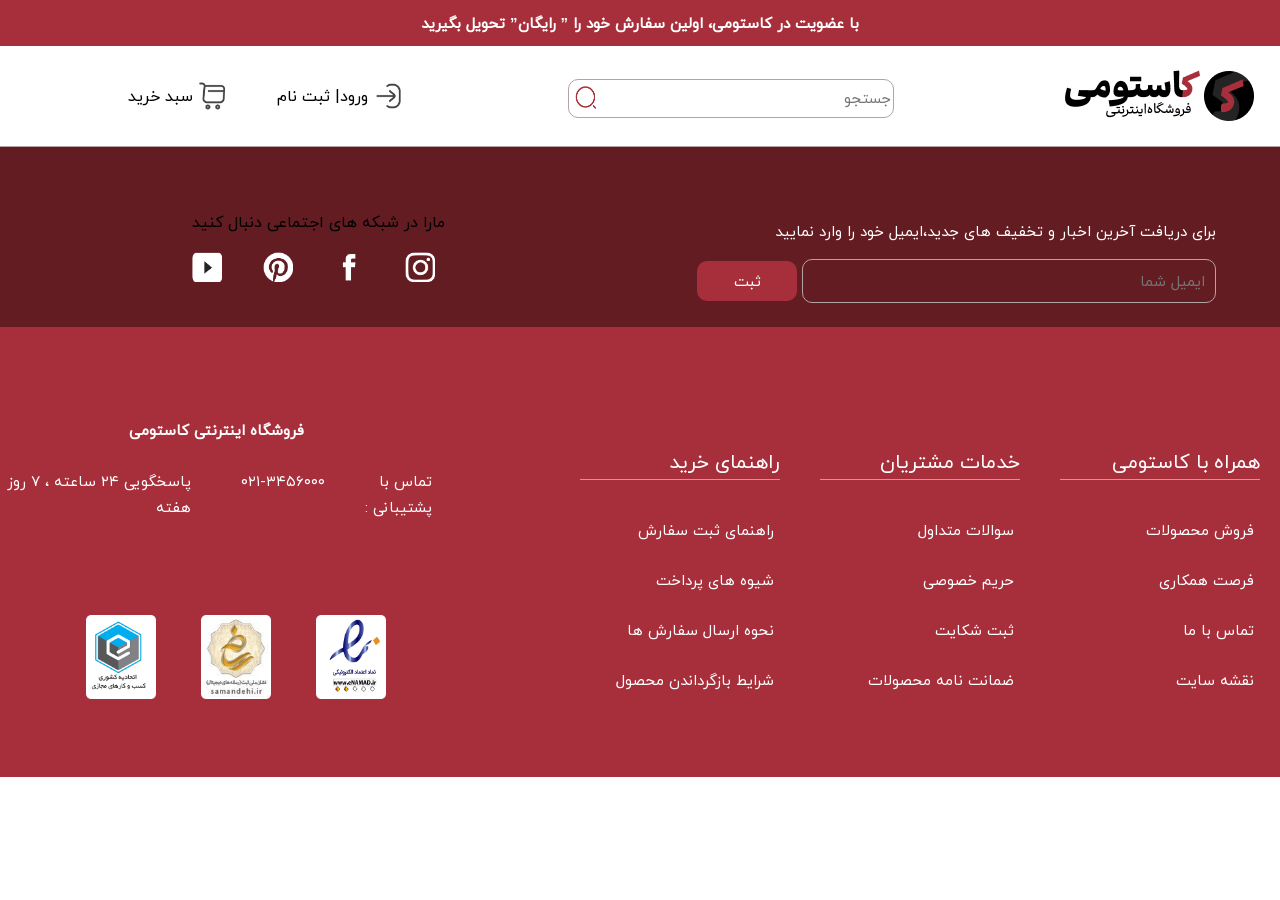
<file: index.html>
<!DOCTYPE html>
<html dir="rtl" lang="en">

<head>
    <meta charset="UTF-8">
    <meta http-equiv="X-UA-Compatible" content="IE=edge">
    <meta name="viewport" content="width=device-width, initial-scale=1.0">
    <title>Document</title>
    <link rel="stylesheet" href="Style/index.css">
</head>

<body>
    
    <div class="header">
        <div class="first-header">
            <h1 class="first-header-text">با عضویت در کاستومی، اولین سفارش خود را ” رایگان” تحویل بگیرید</h1>
        </div>
        <div class="main-Header">
            <img src="Image/header/icon/header-logo.png" alt="لوگوی کاستومی" class="header-logo">
            <div class="center-header">
                <input type="text" placeholder="جستجو" class="searchbar">
                <img src="Image/search-vector.png" alt="جستجو" class="search-icon" height="25px" width="25px">

            </div>
            <div class="left-header">
                <div class="login">
                    <img src="Image/header/icon/Login-vector.png" alt="ورود" class="login-icon" height="30px" width="30px">
                    <p> ورود| ثبت نام</p>
                </div>
                <div class="shoppingcart">
                    <img src="Image/header/icon/shopping-cart-vector.png" alt="سبد خرید" class="shoppingcart-icon" height="30px"
                        width="30px">
                    <p>سبد خرید</p>
                </div>

            </div>
        </div>
    </div>


    <div class="footer">
    <div class="first-footer">
        <div class="first-footer-right">
            <p class="first-footer-right-text"> برای دریافت آخرین اخبار و تخفیف های جدید،ایمیل خود را وارد نمایید
            </p>


            <div class="email-input">
                <input type="email" placeholder="ایمیل شما" class="email-input-text">
                <button class="email-input-button">ثبت</button>
            </div>
        </div>
        <div class="first-footer-left">
            <p class="first-footer-left-text"> مارا در شبکه های اجتماعی دنبال کنید</p>
            <div class="socialmedia">
                <img src="Image/footer/icon/Instagram svg.png" alt="اینستاگرام" class="socialmedia-icon">
                <img src="Image/footer/icon/facebook svg.png" alt="فیسبوک" class="socialmedia-icon">
                <img src="Image/footer/icon/Pinterest svg.png" alt="پینترست" class="socialmedia-icon">
                <img src="Image/footer/icon/YouTube svg.png" alt="یوتیوب" class="socialmedia-icon">
            </div>

        </div>
    </div>
    <div class="second-footer">
        <div class="second-footer-part">
            <p class="footer-text-header">همراه با کاستومی</p>
            <button class="footerButton"> فروش محصولات</button>
            <button class="footerButton"> فرصت همکاری</button>
            <button class="footerButton"> تماس با ما</button>
            <button class="footerButton">نقشه سایت</button>
        </div>
        <div class="second-footer-part">
            <p class="footer-text-header">خدمات مشتریان</p>
            <button class="footerButton"> سوالات متداول</button>
            <button class="footerButton"> حریم خصوصی</button>

            <button class="footerButton"> ثبت شکایت</button>
            <button class="footerButton"> ضمانت نامه محصولات</button>
        </div>
        <div class="second-footer-part">
            <p class="footer-text-header">راهنمای خرید</p>
            <button class="footerButton">راهنمای ثبت سفارش</button>
            <button class="footerButton">شیوه های پرداخت</button>
            <button class="footerButton">نحوه ارسال سفارش ها</button>
            <button class="footerButton">شرایط بازگرداندن محصول</button>

        </div>

        <div class="second-footer-left">
            <h1 class="second-footer-left-text">فروشگاه اینترنتی کاستومی</h1>
            <div class="second-footer-left-mid">
                <p>تماس با پشتیبانی : </p>
                <p>۰۲۱-۳۴۵۶۰۰۰
                </p>
                <p>پاسخگویی ۲۴ ساعته ، ۷ روز هفته </p>
            </div>

            <div class="second-footer-left-icone">
                <img src="Image/footer/icon/01.png" alt="کاستومی" class="footer-icon">
                <img src="Image/footer/icon/02.png" alt="کاستومی" class="footer-icon">
                <img src="Image/footer/icon/03.png" alt="کاستومی" class="footer-icon">
            </div>
        </div>
    </div>
</div>
</body>



</html>
</file>
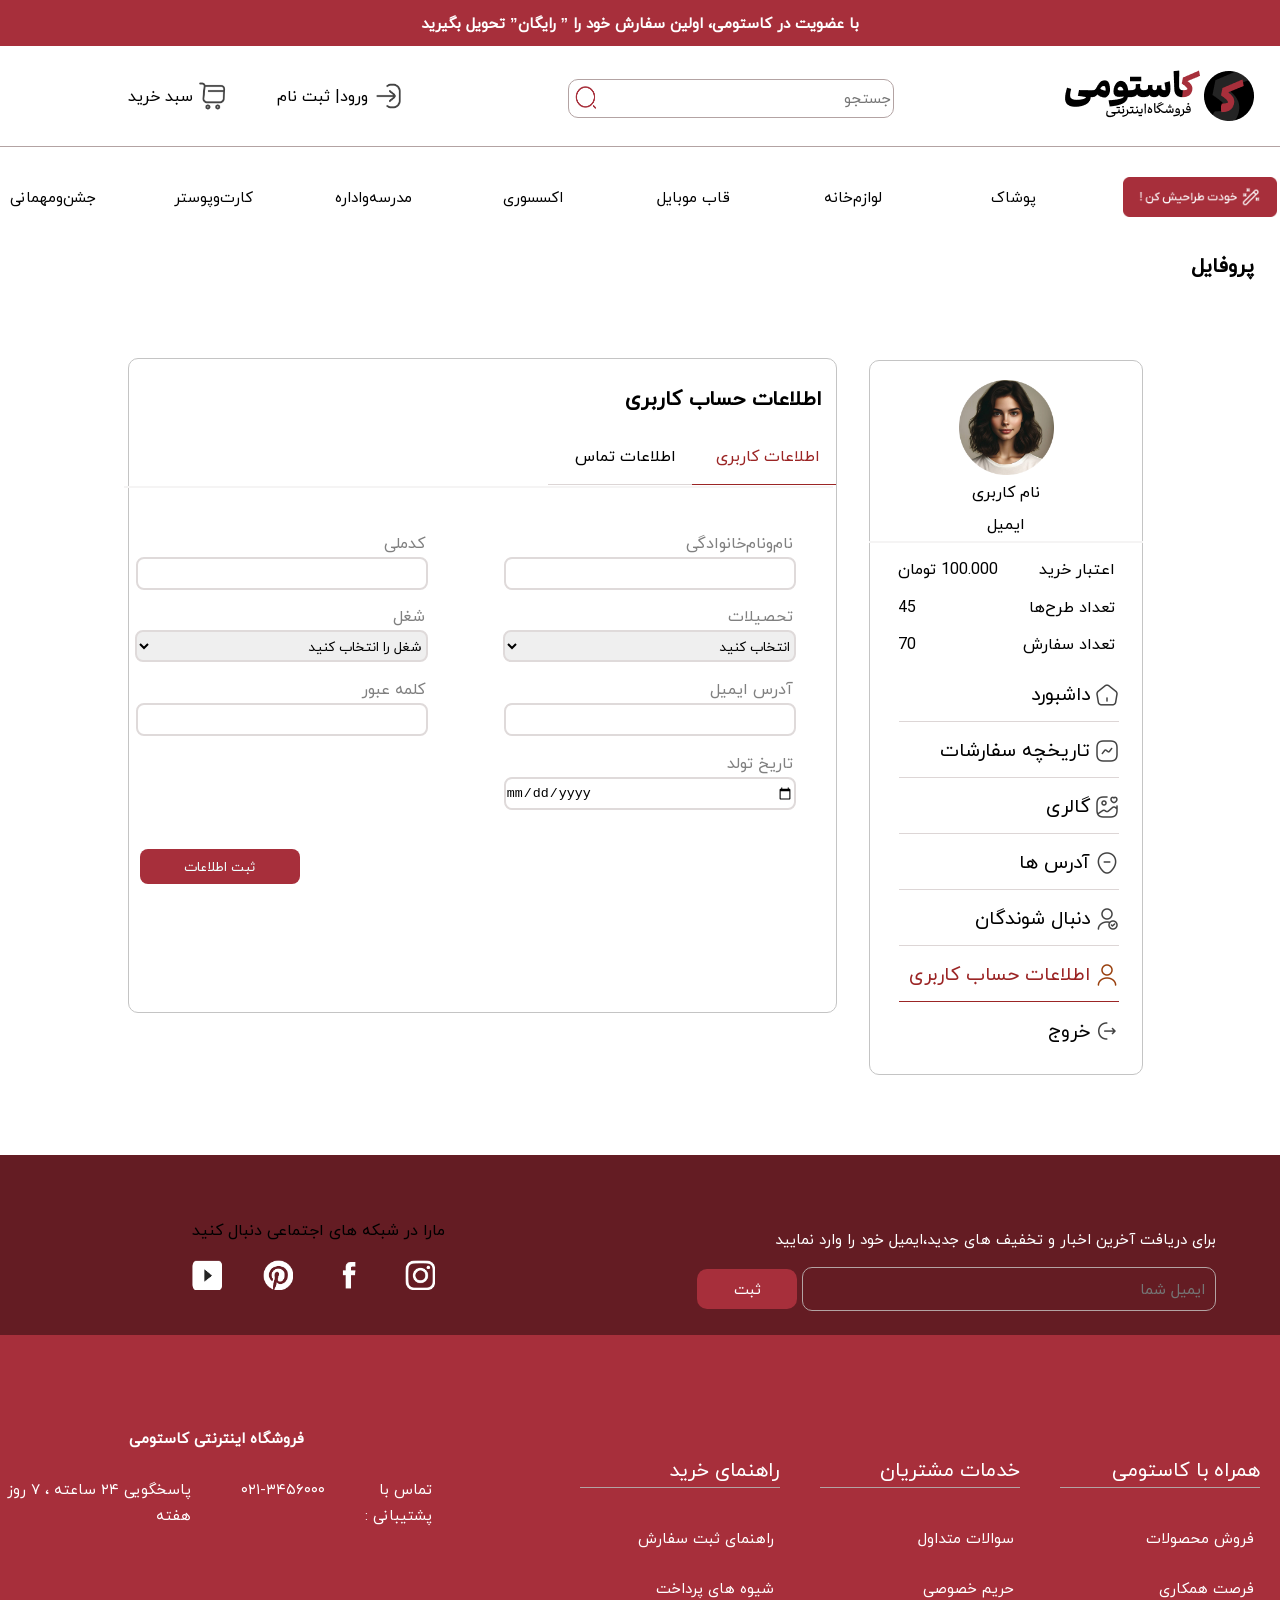
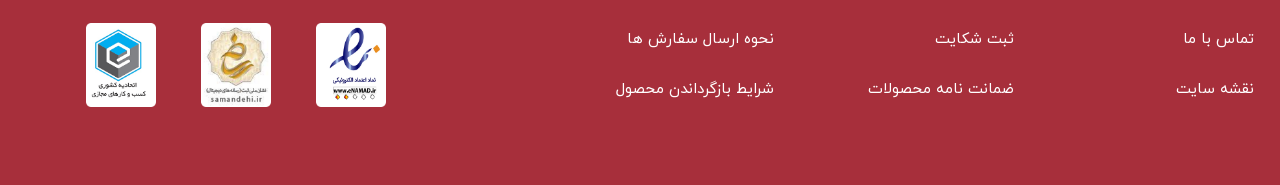
<file: Acountinfo.html>
<!DOCTYPE html>
<html dir="rtl" lang="en">

<head>
    <meta charset="UTF-8">
    <meta http-equiv="X-UA-Compatible" content="IE=edge">
    <meta name="viewport" content="width=device-width, initial-scale=1.0">
    <title>Document</title>
    <link rel="stylesheet" href="Style/index.css">
    <link rel="stylesheet" href="Style/userprofileBase.css">

    <link rel="stylesheet" href="Style/Acountinfo.css">
</head>

<body>

      <div class="header">
        <div class="first-header" >
            <h1 class="first-header-text">با عضویت در کاستومی، اولین سفارش خود را ” رایگان” تحویل بگیرید</h1>
        </div>
        <div class="main-Header">
            <img src="Image/header/icon/header-logo.png" onclick="window.location.href='/fistpage.html'" alt="لوگوی کاستومی" class="header-logo">
            <div class="center-header">
                <input type="text" placeholder="جستجو" class="searchbar">
                <img src="Image/header/icon/search-vector.png" alt="جستجو" class="search-icon" height="25px"
                    width="25px">

            </div>
            <div class="left-header">
                <div class="login" onclick="window.location.href='/login.html'">
                    <img src="Image/header/icon/Login-vector.png"  alt="ورود" class="login-icon" height="30px"
                        width="30px">
                    <p> ورود| ثبت نام</p>
                </div>
                <div class="shoppingcart" onclick="window.location.href='/card-pay.html'">
                    <img src="Image/header/icon/shopping-cart-vector.png" alt="سبد خرید" class="shoppingcart-icon"
                        height="30px" width="30px">
                    <p>سبد خرید</p>
                </div>

            </div>
        </div>
    </div>
    <div class="menubar">


        <img src="Image/pages/fisrspage/you-desin-it-logo.png" alt="خودت طراحیش کن" class="you-desin-it-logo">
        <button class="menubar-button">پوشاک</button>
        <button class="menubar-button">لوازم‌خانه</button>
        <button class="menubar-button">قاب موبایل</button>
        <button class="menubar-button">اکسسوری</button>
        <button class="menubar-button">مدرسه‌واداره</button>
        <button class="menubar-button">کارت‌وپوستر</button>
        <button class="menubar-button">جشن‌ومهمانی</button>
    </div>

        <div class="page-name">پروفایل</div>
    <div class="maincontent">
        <div class="right-Part">
            <div class="userinformation">
                <img src="Image/pages/fisrspage/Profile pic.png" class="userimage" alt="عکس کاربر">
                <p class="username">نام کاربری</p>
                <p class="useremail">ایمیل</p>
                <div class="line"></div>
            </div>
          
            <div class="userinformation-grid">
                <p>اعتبار خرید</p>
                <p class="left-text">100.000 تومان</p>
                <p>تعداد طرح‌ها</p>
                <p class="left-text">45</p>
                <p>تعداد سفارش</p>
                <p class="left-text">70</p>
            </div>
            <div class="button-box">

                <button class="left-side-button">
                    <img src="Image/pages/userprofile/home.png" class="icon">
                    داشبورد
                </button>
                <button class="left-side-button">
                    <img src="Image/pages/userprofile/activity.png" class="icon">
                    تاریخچه سفارشات
                </button>
                <button class="left-side-button">
                    <img src="Image/pages/userprofile/gallery.png" class="icon">
                    گالری
                </button>
                <button class="left-side-button">
                    <img src="Image/pages/userprofile/Lock 3-1.png" class="icon">
                    آدرس ها </button>
                <button class="left-side-button">
                    <img src="Image/pages/userprofile/Lock 3-2.png" class="icon">
                    دنبال شوندگان
                </button>
                <button class="left-side-button redline-button">
                    <img src="Image/pages/userprofile/Lock 3-3.png" class="icon">
                    اطلاعات حساب کاربری
                </button>
                <button class="left-side-button">
                    <img src="Image/pages/userprofile/Lock 4.png" class="icon">
                    خروج
                </button>


            </div>
        </div>
        <div class="left-Part">
            <p class="page-name">اطلاعات حساب کاربری</p>
            <div class="acount-info-button-box">
                <button class="left-side-button redline-button">
                    اطلاعات کاربری
                </button>
                <button class="left-side-button">
                    اطلاعات تماس
                </button>
               
            </div>
            <div class="line"></div>
        <div class="user-information">
            <div class="input-box">
                <p class="input-name">نام‌ونام‌خانوادگی</p>
                <input class="input">
            </div>
            <div class="input-box">
                <p class="input-name">کدملی</p>
                <input class="input">
            </div>
            <div class="input-box">
                <p class="input-name">تحصیلات</p>
                <select class="input select" name="education-level">
                    <option value=""> انتخاب کنید</option>
                    <option value="high-school">دیپلم</option>
                    <option value="diploma">فوق دیپلم</option>
                    <option value="bachelor">لیسانس</option>
                    <option value="master">فوق لیسانس</option>
                    <option value="phd">دکترا</option>
                </select>
            </div>
            <div class="input-box">
                <p class="input-name">شغل</p>
                <select class="input select" name="job-title">
                    <option value="">شغل را انتخاب کنید</option>
                    <option value="student">دانشجو</option>
                    <option value="engineer">مهندس</option>
                    <option value="programmer">برنامه‌نویس</option>
                    <option value="manager">مدیر</option>
                    <option value="teacher">معلم</option>
                    <option value="other">سایر</option>
                </select>
            </div>
            <div class="input-box">
                <p class="input-name">آدرس ایمیل</p>
                <input type="email" class="input">
            </div>
            <div class="input-box">
                <p class="input-name">کلمه عبور</p>
                <input type="password" class="input">
            </div>
            <div class="input-box">
                <p class="input-name">تاریخ تولد</p>
                <input type="date" class="input">
            </div>
            <button type="submit" class="signup-button"> ثبت اطلاعات </button>

        </div>
        </div>

    </div>





    <div class="footer">
        <div class="first-footer">
            <div class="first-footer-right">
                <p class="first-footer-right-text"> برای دریافت آخرین اخبار و تخفیف های جدید،ایمیل خود را وارد نمایید
                </p>


                <div class="email-input">
                    <input type="email" placeholder="ایمیل شما" class="email-input-text">
                    <button class="email-input-button">ثبت</button>
                </div>
            </div>
            <div class="first-footer-left">
                <p class="first-footer-left-text"> مارا در شبکه های اجتماعی دنبال کنید</p>
                <div class="socialmedia">
                    <img src="Image/footer/icon/Instagram svg.png" alt="اینستاگرام" class="socialmedia-icon">
                    <img src="Image/footer/icon/facebook svg.png" alt="فیسبوک" class="socialmedia-icon">
                    <img src="Image/footer/icon/Pinterest svg.png" alt="پینترست" class="socialmedia-icon">
                    <img src="Image/footer/icon/YouTube svg.png" alt="یوتیوب" class="socialmedia-icon">
                </div>

            </div>
        </div>
        <div class="second-footer">
            <div class="second-footer-part">
                <p class="footer-text-header">همراه با کاستومی</p>
                <button class="footerButton"> فروش محصولات</button>
                <button class="footerButton"> فرصت همکاری</button>
                <button class="footerButton"> تماس با ما</button>
                <button class="footerButton">نقشه سایت</button>
            </div>
            <div class="second-footer-part">
                <p class="footer-text-header">خدمات مشتریان</p>
                <button class="footerButton"> سوالات متداول</button>
                <button class="footerButton"> حریم خصوصی</button>

                <button class="footerButton"> ثبت شکایت</button>
                <button class="footerButton"> ضمانت نامه محصولات</button>
            </div>
            <div class="second-footer-part">
                <p class="footer-text-header">راهنمای خرید</p>
                <button class="footerButton">راهنمای ثبت سفارش</button>
                <button class="footerButton">شیوه های پرداخت</button>
                <button class="footerButton">نحوه ارسال سفارش ها</button>
                <button class="footerButton">شرایط بازگرداندن محصول</button>

            </div>

            <div class="second-footer-left">
                <h1 class="second-footer-left-text">فروشگاه اینترنتی کاستومی</h1>
                <div class="second-footer-left-mid">
                    <p>تماس با پشتیبانی : </p>
                    <p>۰۲۱-۳۴۵۶۰۰۰
                    </p>
                    <p>پاسخگویی ۲۴ ساعته ، ۷ روز هفته </p>
                </div>

                <div class="second-footer-left-icone">
                    <img src="Image/footer/icon/01.png" alt="کاستومی" class="footer-icon">
                    <img src="Image/footer/icon/02.png" alt="کاستومی" class="footer-icon">
                    <img src="Image/footer/icon/03.png" alt="کاستومی" class="footer-icon">
                </div>
            </div>
        </div>
    </div>
</body>



</html>
</file>
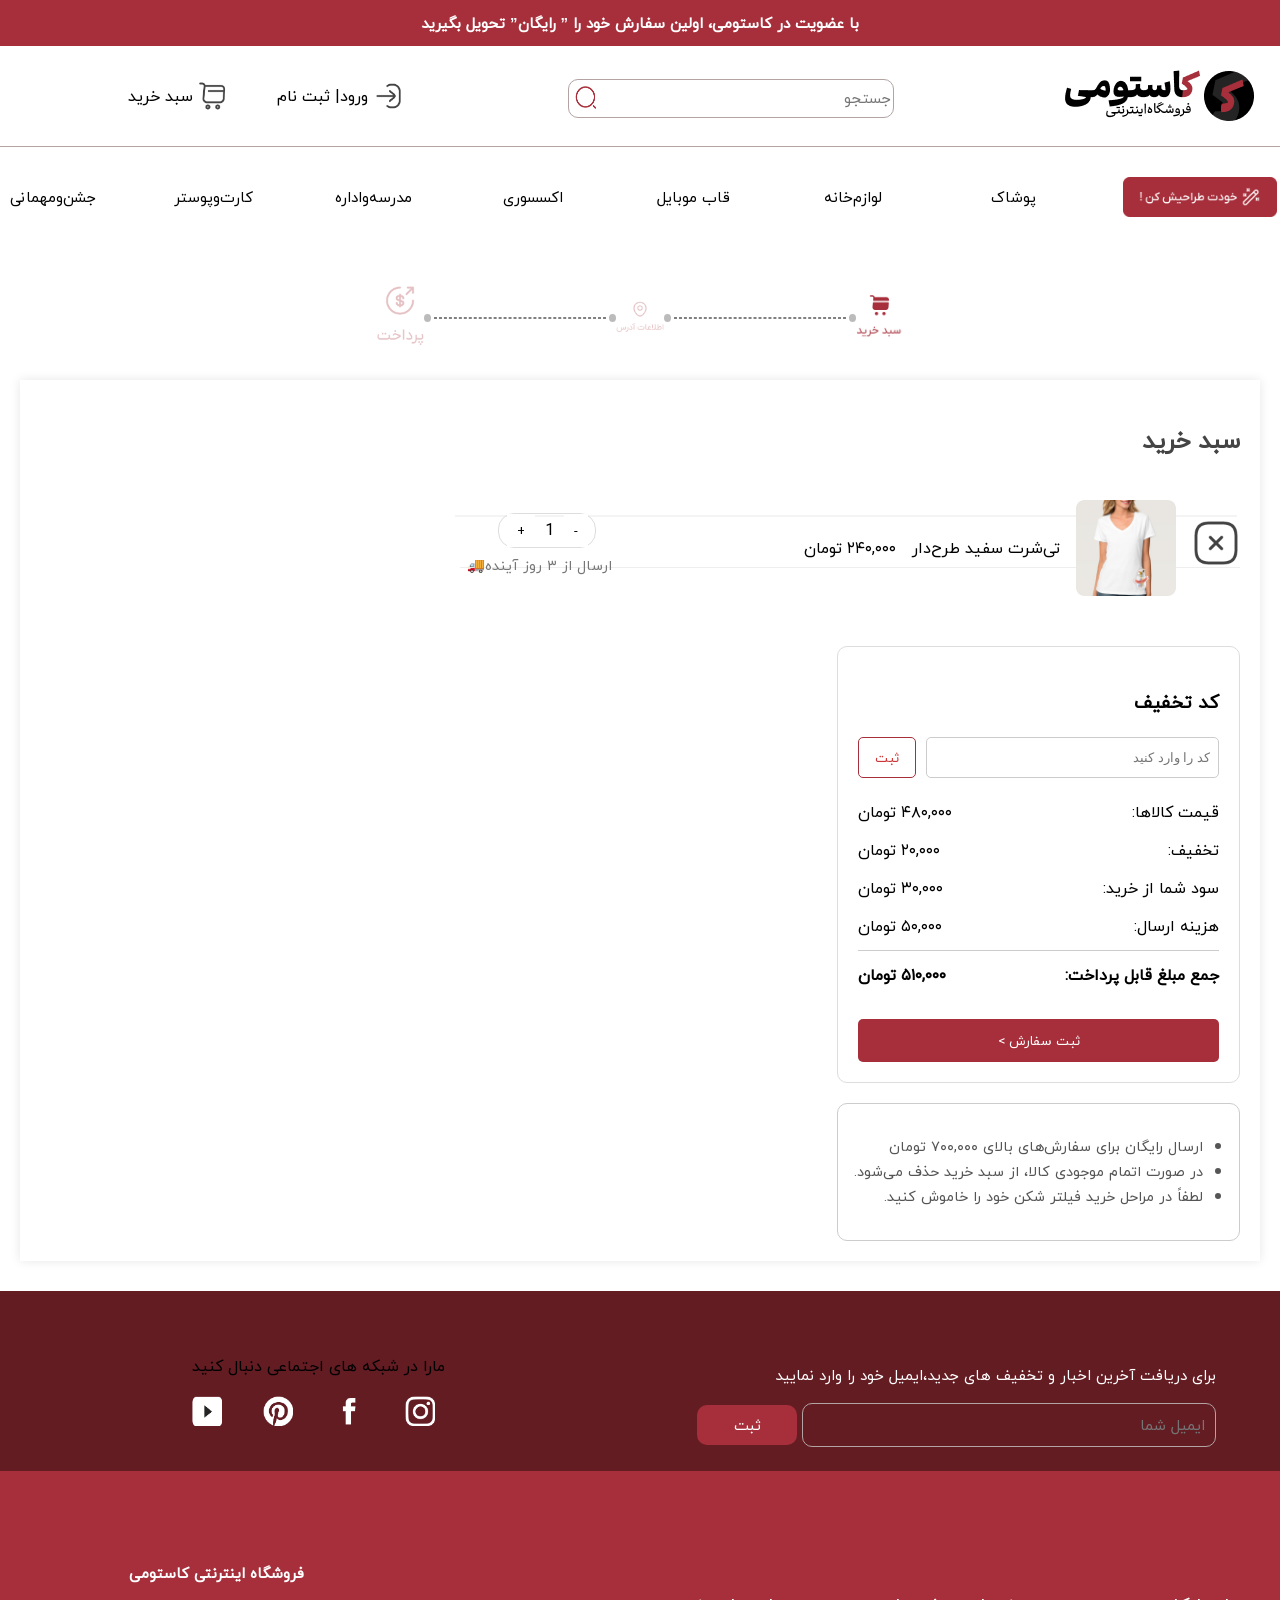
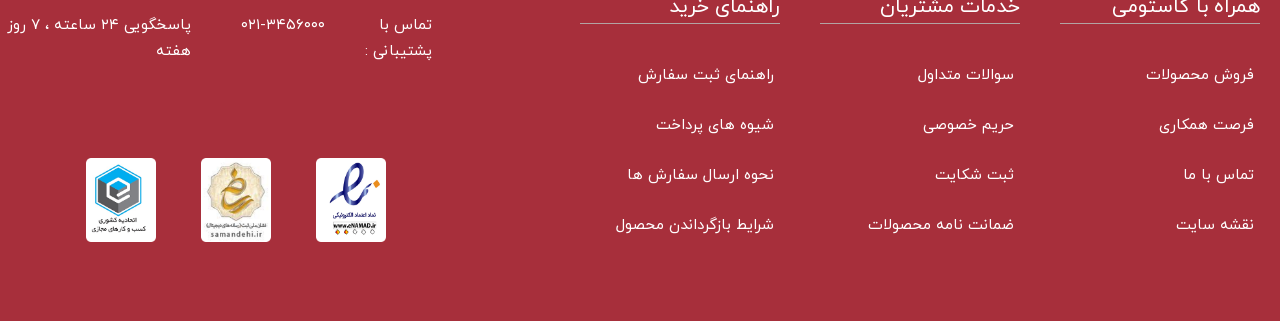
<file: card-pay.html>
<!DOCTYPE html>
<html dir="rtl" lang="en">

<head>
    <meta charset="UTF-8">
    <meta http-equiv="X-UA-Compatible" content="IE=edge">
    <meta name="viewport" content="width=device-width, initial-scale=1.0">
    <title>Document</title>
    <link rel="stylesheet" href="Style/index.css">
    <link rel="stylesheet" href="Style/cardpay.css">
</head>

<body>
    
    <div class="header">
        <div class="first-header" >
            <h1 class="first-header-text">با عضویت در کاستومی، اولین سفارش خود را ” رایگان” تحویل بگیرید</h1>
        </div>
        <div class="main-Header">
            <img src="Image/header/icon/header-logo.png" onclick="window.location.href='/fistpage.html'" alt="لوگوی کاستومی" class="header-logo">
            <div class="center-header">
                <input type="text" placeholder="جستجو" class="searchbar">
                <img src="Image/header/icon/search-vector.png" alt="جستجو" class="search-icon" height="25px"
                    width="25px">

            </div>
            <div class="left-header">
                <div class="login" onclick="window.location.href='/login.html'">
                    <img src="Image/header/icon/Login-vector.png"  alt="ورود" class="login-icon" height="30px"
                        width="30px">
                    <p> ورود| ثبت نام</p>
                </div>
                <div class="shoppingcart" onclick="window.location.href='/card-pay.html'">
                    <img src="Image/header/icon/shopping-cart-vector.png" alt="سبد خرید" class="shoppingcart-icon"
                        height="30px" width="30px">
                    <p>سبد خرید</p>
                </div>

            </div>
        </div>
    </div>
    <div class="menubar">


        <img src="Image/pages/fisrspage/you-desin-it-logo.png" alt="خودت طراحیش کن" class="you-desin-it-logo">
        <button class="menubar-button">پوشاک</button>
        <button class="menubar-button">لوازم‌خانه</button>
        <button class="menubar-button">قاب موبایل</button>
        <button class="menubar-button">اکسسوری</button>
        <button class="menubar-button">مدرسه‌واداره</button>
        <button class="menubar-button">کارت‌وپوستر</button>
        <button class="menubar-button">جشن‌ومهمانی</button>
    </div>
    <div class="maincontent-img-box">
        <img src="Image/pages/card-pay/Stepper.png" alt="" class="phoneinformation-img">
        <div class="maincontent-img-text">
            <span class="circle"></span>
            <div class="line"></div>
            <span class="circle"></span>
        </div>
        <img src="Image/pages/card-pay/Stepper-1.png" alt="" class="phoneinformation-img">
        <div class="maincontent-img-text">
            <span class="circle"></span>
            <div class="line"></div>
            <span class="circle"></span>
        </div>
        <img src="Image/pages/card-pay/Stepper-2.png" alt="" class="phoneinformation-img">
    </div>
    <div class="container">

    
        <div class="cart">
            <div class="cart-box">
            <h2>سبد خرید</h2>
          <div class="cart-items">
            <div class="line"></div>
            <div class="item">
                <div class="remove-item">
                    <img src="Image/pages/card-pay/close-square.png" class="remove" alt="حذف"/>

                </div>
              <img src="Image/pages/selecred-product/img 1.png" class="item-image" alt="تی‌شرت"/>

              <div class="item-details">
                <p>تی‌شرت سفید طرح‌دار</p>
                <p>۲۴۰,۰۰۰ تومان</p>
                <div class="item-left-part">
                <div class="quantity">
                  <button>-</button>
                  <span>1</span>
                  <button>+</button>
                </div>
                <p class="delivery">ارسال از ۳ روز آینده🚚</p>
              </div>
            </div>
            </div>
    
          
          </div>
            </div>
            <div class="summary-box">
          <div class="summary">
            <h3>کد تخفیف</h3>
            <div class="discount">
              <input type="text" placeholder="کد را وارد کنید"/>
              <button>ثبت</button>
            </div>
    
            <ul class="price-list">
              <li>قیمت کالاها: <span>۴۸۰,۰۰۰ تومان</span></li>
              <li>تخفیف: <span class="discount-amount">۲۰,۰۰۰ تومان</span></li>
              <li>سود شما از خرید: <span>۳۰,۰۰۰ تومان</span></li>
              <li>هزینه ارسال: <span>۵۰,۰۰۰ تومان</span></li>
              <li class="total">جمع مبلغ قابل پرداخت: <span>۵۱۰,۰۰۰ تومان</span></li>
            </ul>
    
            <button class="submit-order">ثبت سفارش  ></button>
    
           
          </div>
          <div class="notes">
            <ul>
              <li>ارسال رایگان برای سفارش‌های بالای ۷۰۰,۰۰۰ تومان</li>
              <li>در صورت اتمام موجودی کالا، از سبد خرید حذف می‌شود.</li>
              <li>لطفاً در مراحل خرید فیلتر شکن خود را خاموش کنید.</li>
            </ul>
          </div>
            </div>
        </div>
      </div>

    

    <div class="footer">
    <div class="first-footer">
        <div class="first-footer-right">
            <p class="first-footer-right-text"> برای دریافت آخرین اخبار و تخفیف های جدید،ایمیل خود را وارد نمایید
            </p>


            <div class="email-input">
                <input type="email" placeholder="ایمیل شما" class="email-input-text">
                <button class="email-input-button">ثبت</button>
            </div>
        </div>
        <div class="first-footer-left">
            <p class="first-footer-left-text"> مارا در شبکه های اجتماعی دنبال کنید</p>
            <div class="socialmedia">
                <img src="Image/footer/icon/Instagram svg.png" alt="اینستاگرام" class="socialmedia-icon">
                <img src="Image/footer/icon/facebook svg.png" alt="فیسبوک" class="socialmedia-icon">
                <img src="Image/footer/icon/Pinterest svg.png" alt="پینترست" class="socialmedia-icon">
                <img src="Image/footer/icon/YouTube svg.png" alt="یوتیوب" class="socialmedia-icon">
            </div>

        </div>
    </div>
    <div class="second-footer">
        <div class="second-footer-part">
            <p class="footer-text-header">همراه با کاستومی</p>
            <button class="footerButton"> فروش محصولات</button>
            <button class="footerButton"> فرصت همکاری</button>
            <button class="footerButton"> تماس با ما</button>
            <button class="footerButton">نقشه سایت</button>
        </div>
        <div class="second-footer-part">
            <p class="footer-text-header">خدمات مشتریان</p>
            <button class="footerButton"> سوالات متداول</button>
            <button class="footerButton"> حریم خصوصی</button>

            <button class="footerButton"> ثبت شکایت</button>
            <button class="footerButton"> ضمانت نامه محصولات</button>
        </div>
        <div class="second-footer-part">
            <p class="footer-text-header">راهنمای خرید</p>
            <button class="footerButton">راهنمای ثبت سفارش</button>
            <button class="footerButton">شیوه های پرداخت</button>
            <button class="footerButton">نحوه ارسال سفارش ها</button>
            <button class="footerButton">شرایط بازگرداندن محصول</button>

        </div>

        <div class="second-footer-left">
            <h1 class="second-footer-left-text">فروشگاه اینترنتی کاستومی</h1>
            <div class="second-footer-left-mid">
                <p>تماس با پشتیبانی : </p>
                <p>۰۲۱-۳۴۵۶۰۰۰
                </p>
                <p>پاسخگویی ۲۴ ساعته ، ۷ روز هفته </p>
            </div>

            <div class="second-footer-left-icone">
                <img src="Image/footer/icon/01.png" alt="کاستومی" class="footer-icon">
                <img src="Image/footer/icon/02.png" alt="کاستومی" class="footer-icon">
                <img src="Image/footer/icon/03.png" alt="کاستومی" class="footer-icon">
            </div>
        </div>
    </div>
</div>
</body>



</html>
</file>
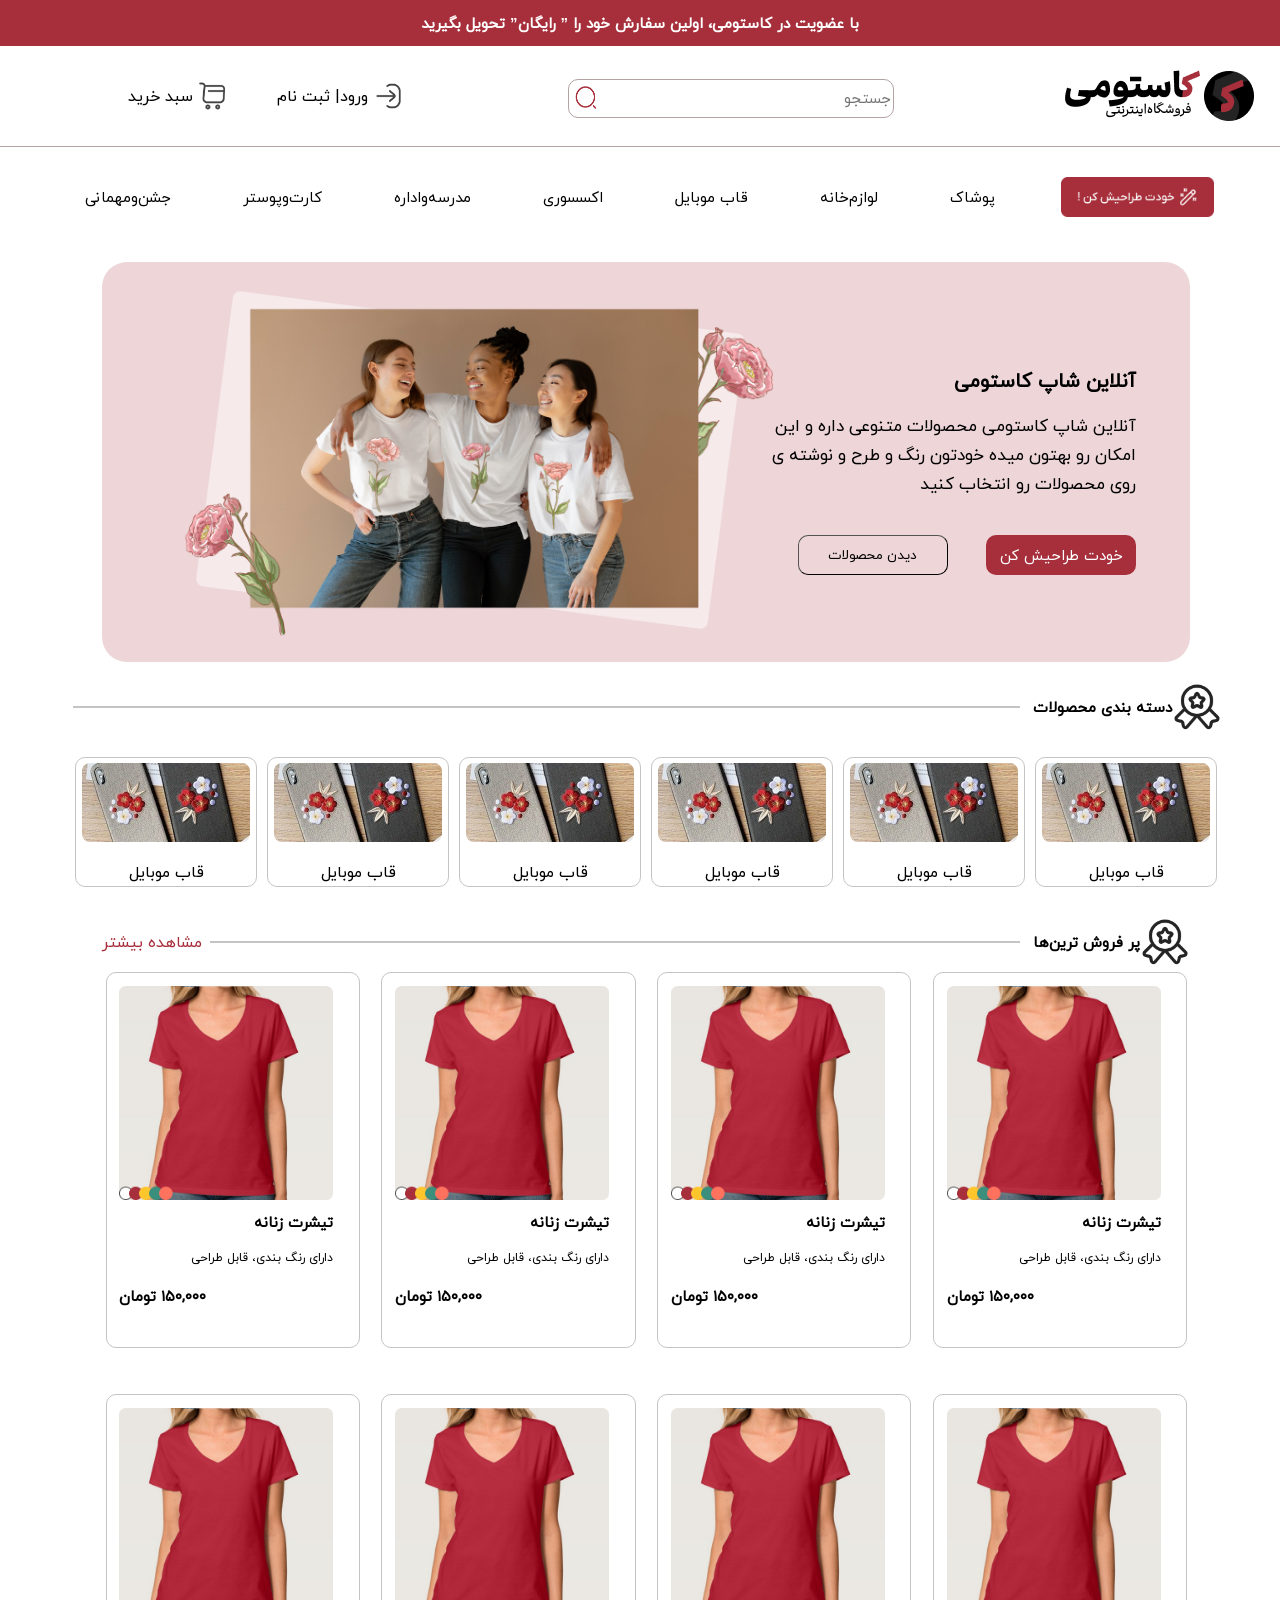
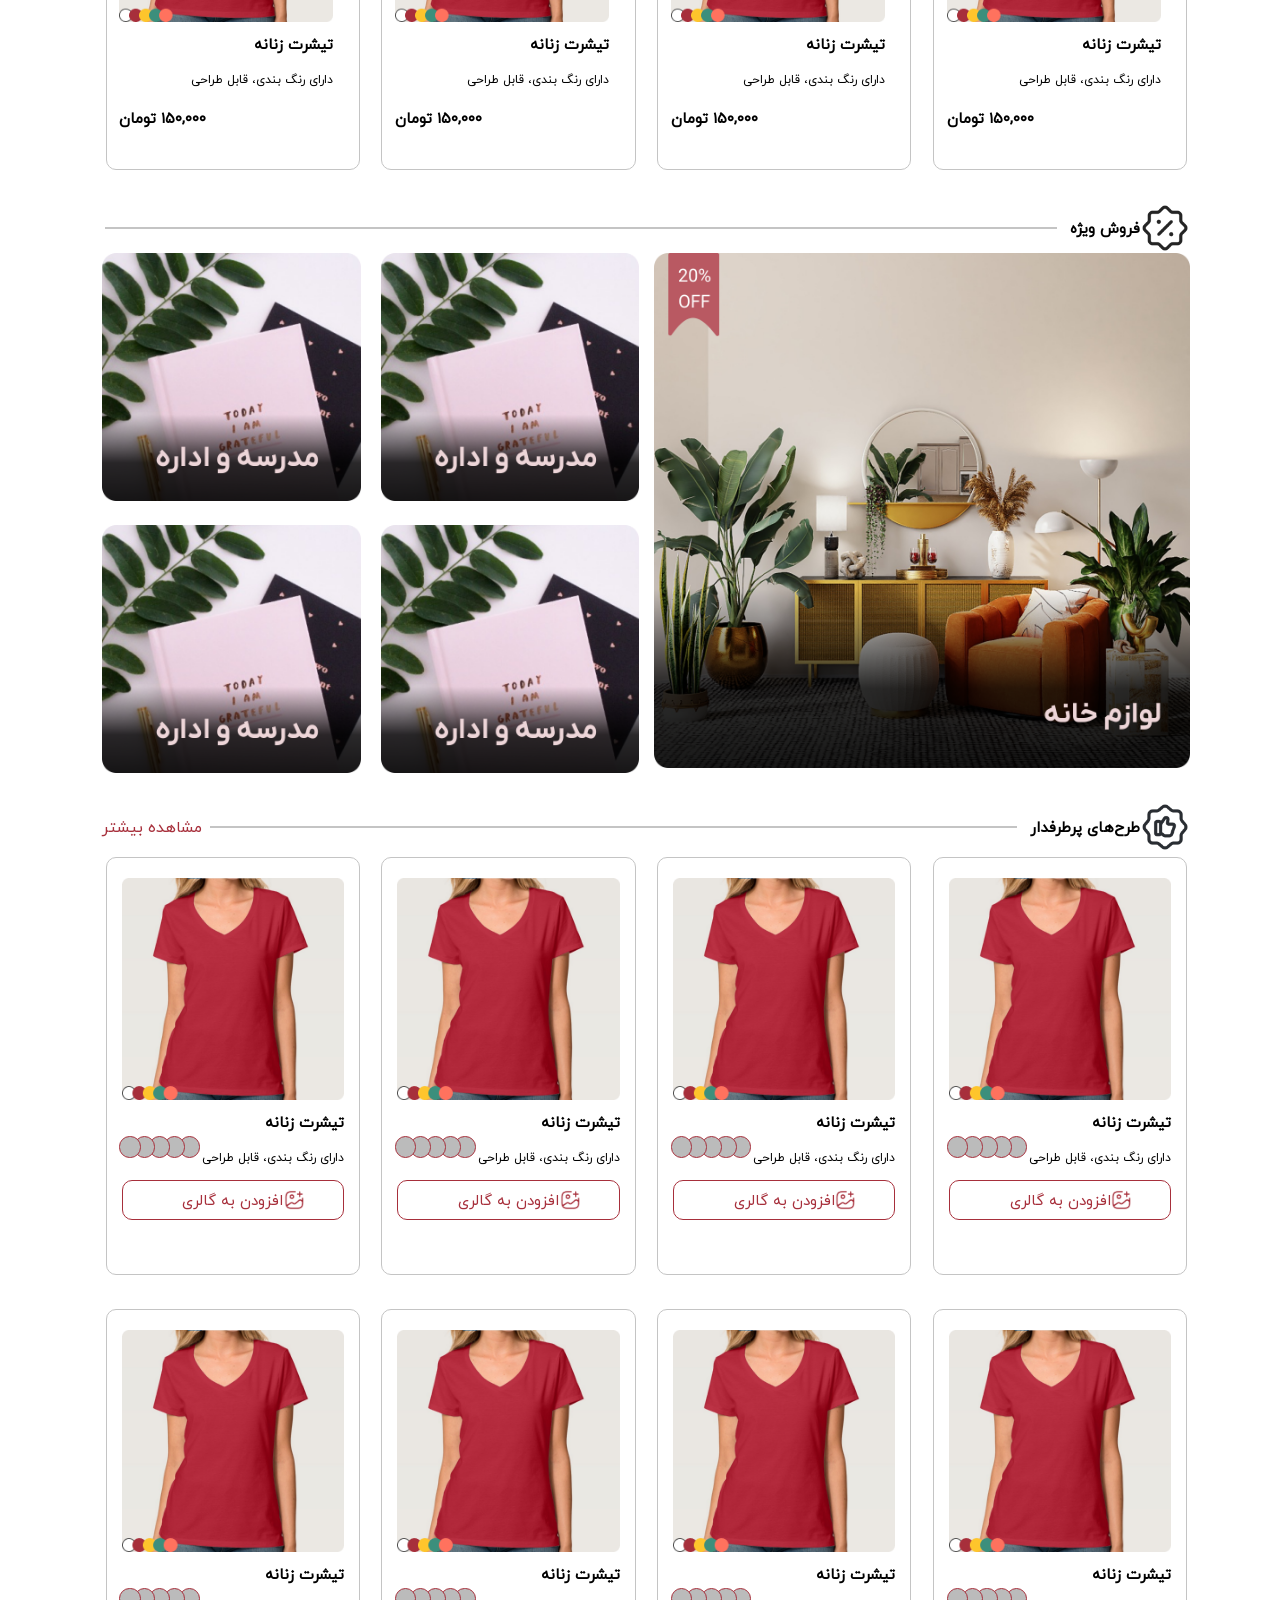
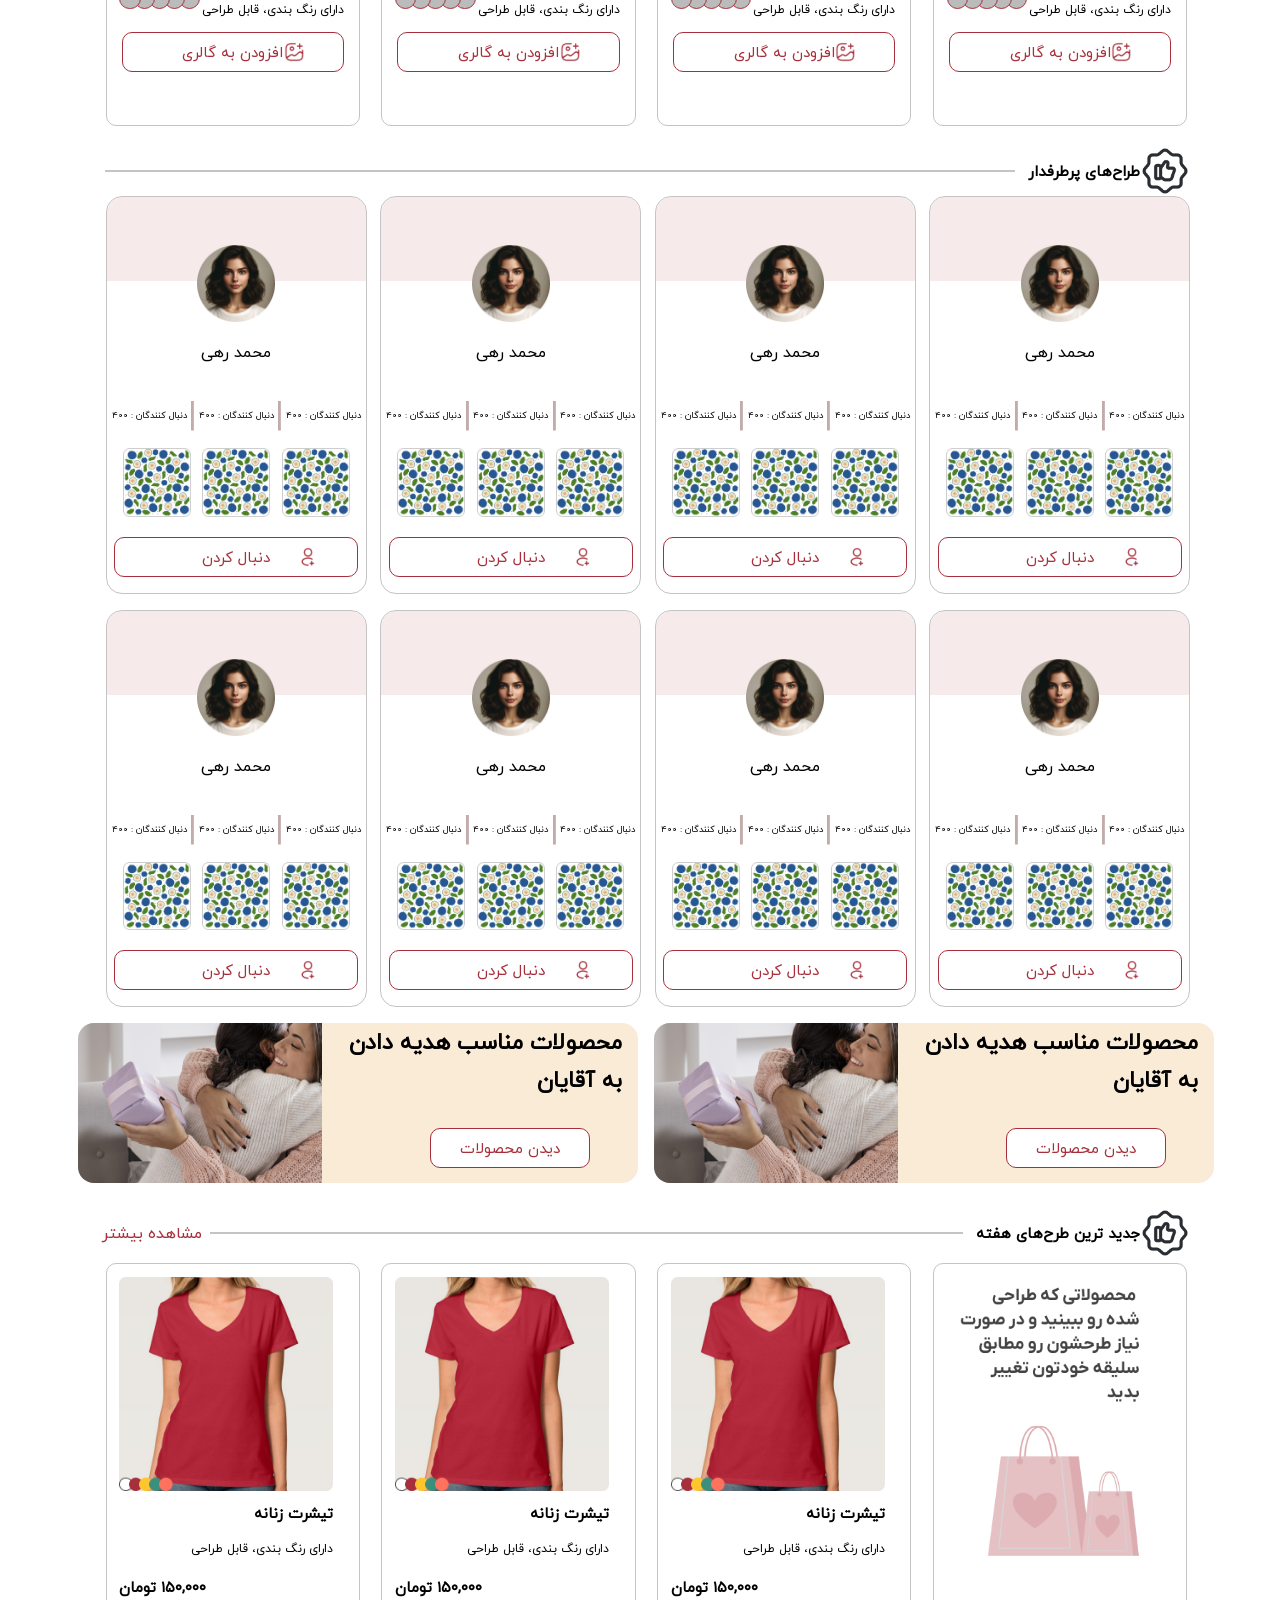
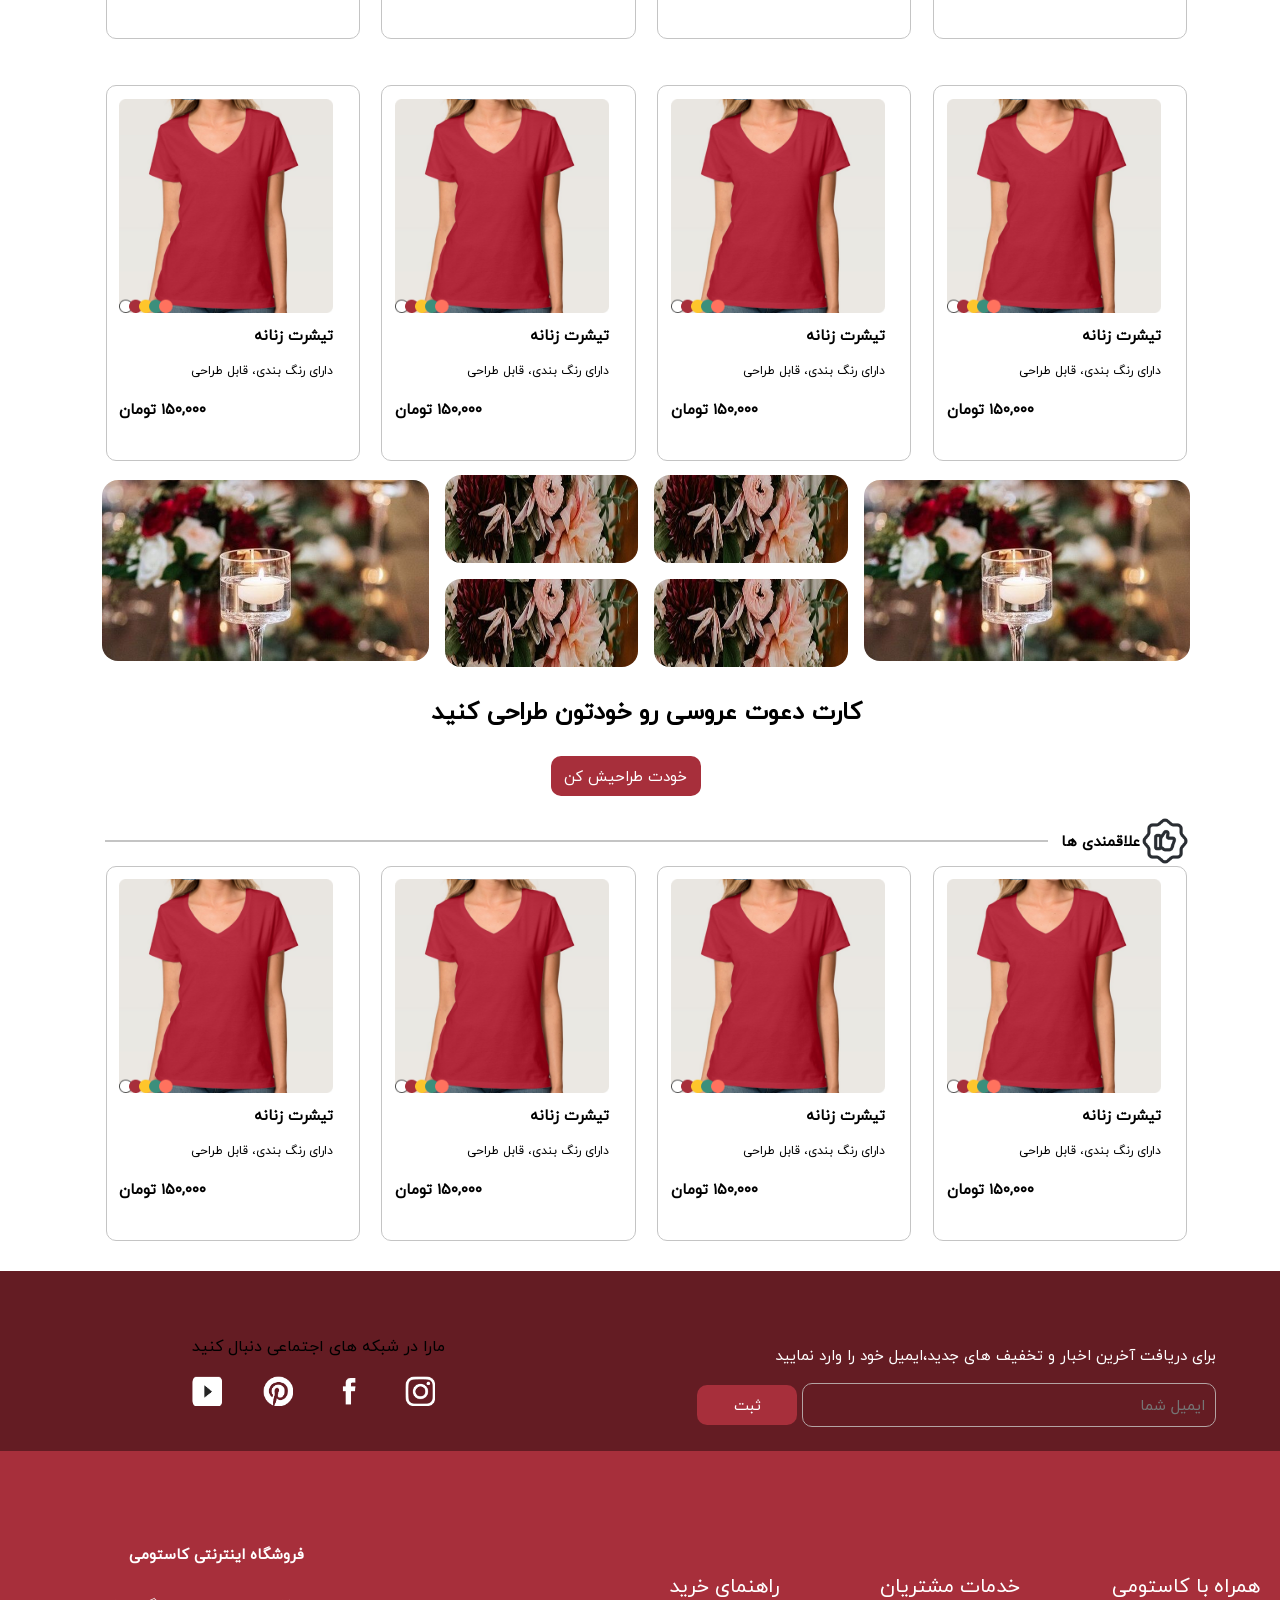
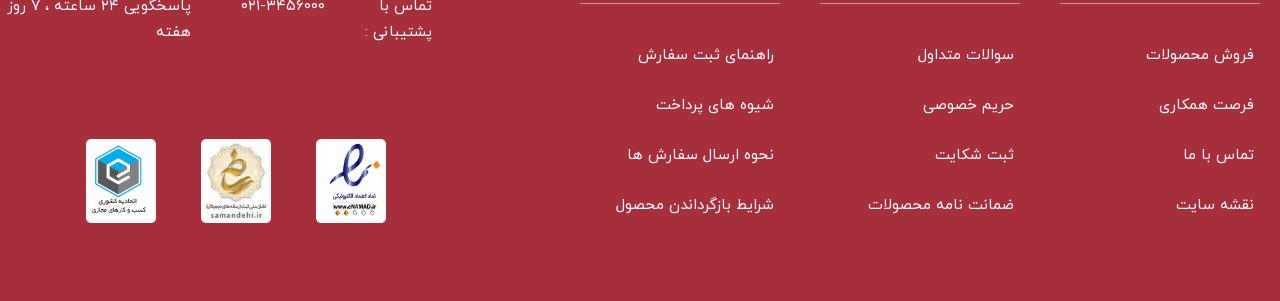
<file: fistpage.html>
<!DOCTYPE html>
<html dir="rtl" lang="en">

<head>
    <meta charset="UTF-8">
    <meta http-equiv="X-UA-Compatible" content="IE=edge">
    <meta name="viewport" content="width=device-width, initial-scale=1.0">
    <title>Document</title>
    <link rel="stylesheet" href="Style/index.css">
    <link rel="stylesheet" href="Style/firstPage.css">
</head>

<body>
    <div class="header">
        <div class="first-header" >
            <h1 class="first-header-text">با عضویت در کاستومی، اولین سفارش خود را ” رایگان” تحویل بگیرید</h1>
        </div>
        <div class="main-Header">
            <img src="Image/header/icon/header-logo.png" onclick="window.location.href='/fistpage.html'" alt="لوگوی کاستومی" class="header-logo">
            <div class="center-header">
                <input type="text" placeholder="جستجو" class="searchbar">
                <img src="Image/header/icon/search-vector.png" alt="جستجو" class="search-icon" height="25px"
                    width="25px">

            </div>
            <div class="left-header">
                <div class="login" onclick="window.location.href='/login.html'">
                    <img src="Image/header/icon/Login-vector.png"  alt="ورود" class="login-icon" height="30px"
                        width="30px">
                    <p> ورود| ثبت نام</p>
                </div>
                <div class="shoppingcart" onclick="window.location.href='/card-pay.html'">
                    <img src="Image/header/icon/shopping-cart-vector.png" alt="سبد خرید" class="shoppingcart-icon"
                        height="30px" width="30px">
                    <p>سبد خرید</p>
                </div>

            </div>
        </div>
    </div>
    <div class="maincontent">
        <div class="menubar">
            <img src="Image/pages/fisrspage/you-desin-it-logo.png" alt="خودت طراحیش کن" class="you-desin-it-logo">
            <button class="menubar-button">پوشاک</button>
            <button class="menubar-button">لوازم‌خانه</button>
            <button class="menubar-button" onclick="toggleGallery()">قاب موبایل</button>
            <script src="firstpage.js"></script>
            <button class="menubar-button">اکسسوری</button>
            <button class="menubar-button">مدرسه‌واداره</button>
            <button class="menubar-button">کارت‌وپوستر</button>
            <button class="menubar-button">جشن‌ومهمانی</button>
        </div>
        <div id="gallery" class="gallery-box">
            <div class="img-class">
            <img src="Image\pages\fisrspage\Frame 26087459.png" alt="آیفون1">
            <p style="text-align: center;"> موبایل </p>
        </div>
        <div class="img-class">
            <img src="Image\pages\fisrspage\Frame 26087459.png" alt="آیفون1">
            <p style="text-align: center;"> موبایل </p>
        </div>  <div class="img-class">
            <img src="Image\pages\fisrspage\Frame 26087459.png" alt="آیفون1">
            <p style="text-align: center;"> موبایل </p>
        </div>  <div class="img-class">
            <img src="Image\pages\fisrspage\Frame 26087459.png" alt="آیفون1">
            <p style="text-align: center;"> موبایل </p>
        </div>  <div class="img-class">
            <img src="Image\pages\fisrspage\Frame 26087459.png" alt="آیفون1">
            <p style="text-align: center;"> موبایل </p>
        </div>  <div class="img-class">
            <img src="Image\pages\fisrspage\Frame 26087459.png" alt="آیفون1">
            <p style="text-align: center;"> موبایل </p>
        </div>  <div class="img-class">
            <img src="Image\pages\fisrspage\Frame 26087459.png" alt="آیفون1">
            <p style="text-align: center;"> موبایل </p>
        </div>
        <div class="img-class">
            <img src="Image\pages\fisrspage\Frame 26087459.png" alt="آیفون1">
            <p style="text-align: center;"> موبایل </p>
        </div>
        <div class="img-class">
            <img src="Image\pages\fisrspage\Frame 26087459.png" alt="آیفون1">
            <p style="text-align: center;"> موبایل </p>
        </div>

          </div>
 

        <div class="slider">
            <div class="slider-text">
                <h1 class="slider-header">آنلاین شاپ کاستومی</h1>
                <p class="slider-paragraph">آنلاین شاپ کاستومی محصولات متنوعی داره و این امکان رو بهتون میده خودتون رنگ
                    و طرح و نوشته ی روی محصولات رو انتخاب کنید </p>
                <div class="slider-button">
                    <button class="slider-button1">خودت طراحیش کن</button>
                    <button class="slider-button2">دیدن محصولات</button>

                </div>
            </div>

            <img src="Image/pages/fisrspage/slider.png" alt="اسلایدر" class="slider-image">
        </div>
        <div class="product-categories-box">
            <div class="icon-text-header">
                <img src="Image/pages/fisrspage/icon/medal-star.png" alt="" class="product-categories-icon">

                <p class="product-categories-text">دسته بندی محصولات </p>
                <div class="line"></div>
            </div>
            <div class="product-categories-items">
                <div class="product-categories-item">
                    <img src="Image/pages/fisrspage/Frame 26087966.png" alt="قاب موبایل"
                        class="product-categories-item-image ">
                    <p class="product-categories-item-text">قاب موبایل</p>
                </div>
                <div class="product-categories-item">
                    <img src="Image/pages/fisrspage/Frame 26087966.png" alt="قاب موبایل"
                        class="product-categories-item-image ">
                    <p class="product-categories-item-text">قاب موبایل</p>
                </div>
                <div class="product-categories-item">
                    <img src="Image/pages/fisrspage/Frame 26087966.png" alt="قاب موبایل"
                        class="product-categories-item-image ">
                    <p class="product-categories-item-text">قاب موبایل</p>
                </div>
                <div class="product-categories-item">
                    <img src="Image/pages/fisrspage/Frame 26087966.png" alt="قاب موبایل"
                        class="product-categories-item-image ">
                    <p class="product-categories-item-text">قاب موبایل</p>
                </div>
                <div class="product-categories-item">
                    <img src="Image/pages/fisrspage/Frame 26087966.png" alt="قاب موبایل"
                        class="product-categories-item-image ">
                    <p class="product-categories-item-text">قاب موبایل</p>
                </div>
                <div class="product-categories-item">
                    <img src="Image/pages/fisrspage/Frame 26087966.png" alt="قاب موبایل"
                        class="product-categories-item-image ">
                    <p class="product-categories-item-text">قاب موبایل</p>
                </div>








            </div>
        </div>
        <div class="icon-text-header">
            <img src="Image/pages/fisrspage/icon/medal-star.png" alt="" class="product-categories-icon">
            <p class="product-categories-text">پر فروش ترین‌ها</p>
            <div class="line"></div>
            <p class="see-more-text">مشاهده بیشتر</p>
        </div>
        <div class="most-sell-items-box">
            
            <div class="most-sell-items">
                <div class="most-sell-item">
                    <img src="Image/pages/fisrspage/tshirt.png" class="most-sell-item-image" alt="dsakdsa">
                  
                    <p class="most-sell-item-text">تیشرت زنانه</p>
                    <p class="most-sell-item-info">دارای رنگ بندی، قابل طراحی</p>
                    <p class="most-sell-item-price">
                        ۱۵۰,۰۰۰
                        تومان
                    </p>

                </div>
                <div class="most-sell-item">
                    <img src="Image/pages/fisrspage/tshirt.png" class="most-sell-item-image" alt="dsakdsa">
               
                    <p class="most-sell-item-text">تیشرت زنانه</p>
                    <p class="most-sell-item-info">دارای رنگ بندی، قابل طراحی</p>
                    <p class="most-sell-item-price">
                        ۱۵۰,۰۰۰
                        تومان
                    </p>

                </div>
                <div class="most-sell-item">
                    <img src="Image/pages/fisrspage/tshirt.png" class="most-sell-item-image" alt="dsakdsa">
                  
                    <p class="most-sell-item-text">تیشرت زنانه</p>
                    <p class="most-sell-item-info">دارای رنگ بندی، قابل طراحی</p>
                    <p class="most-sell-item-price">
                        ۱۵۰,۰۰۰
                        تومان
                    </p>

                </div>
                <div class="most-sell-item">
                    <img src="Image/pages/fisrspage/tshirt.png" class="most-sell-item-image" alt="dsakdsa">
                    
                    <p class="most-sell-item-text">تیشرت زنانه</p>
                    <p class="most-sell-item-info">دارای رنگ بندی، قابل طراحی</p>
                    <p class="most-sell-item-price">
                        ۱۵۰,۰۰۰
                        تومان
                    </p>

                </div>
                <div class="most-sell-item">
                    <img src="Image/pages/fisrspage/tshirt.png" class="most-sell-item-image" alt="dsakdsa">
                   
                    <p class="most-sell-item-text">تیشرت زنانه</p>
                    <p class="most-sell-item-info">دارای رنگ بندی، قابل طراحی</p>
                    <p class="most-sell-item-price">
                        ۱۵۰,۰۰۰
                        تومان
                    </p>

                </div>
                <div class="most-sell-item">
                    <img src="Image/pages/fisrspage/tshirt.png" class="most-sell-item-image" alt="dsakdsa">
              
                    <p class="most-sell-item-text">تیشرت زنانه</p>
                    <p class="most-sell-item-info">دارای رنگ بندی، قابل طراحی</p>
                    <p class="most-sell-item-price">
                        ۱۵۰,۰۰۰
                        تومان
                    </p>

                </div>
                <div class="most-sell-item">
                    <img src="Image/pages/fisrspage/tshirt.png" class="most-sell-item-image" alt="dsakdsa">
                   
                    <p class="most-sell-item-text">تیشرت زنانه</p>
                    <p class="most-sell-item-info">دارای رنگ بندی، قابل طراحی</p>
                    <p class="most-sell-item-price">
                        ۱۵۰,۰۰۰
                        تومان
                    </p>

                </div>
                <div class="most-sell-item">
                    <img src="Image/pages/fisrspage/tshirt.png" class="most-sell-item-image" alt="dsakdsa">
                 
                    <p class="most-sell-item-text">تیشرت زنانه</p>
                    <p class="most-sell-item-info">دارای رنگ بندی، قابل طراحی</p>
                    <p class="most-sell-item-price">
                        ۱۵۰,۰۰۰
                        تومان
                    </p>
                  
                </div>
            </div>
        </div>
        <div class="special-offer">
            <div class="icon-text-header">
                <img src="Image/pages/fisrspage/icon/discount-shape.png" alt="" class="product-categories-icon">
                <p class="product-categories-text">فروش ویژه </p>
                <div class="line"></div>
            </div>

            <div class="special-offer-items">
                <div class="special-offer-item-right">
                    <img src="Image/pages/fisrspage/home-stof.png" class="special-offer-item-image-right" alt="dsakdsa">
                </div>
                <div class="special-offer-item-left">

                    <img src="Image/pages/fisrspage/school-image.png" class="special-offer-item-image" alt="dsakdsa">
                    <img src="Image/pages/fisrspage/school-image.png" class="special-offer-item-image" alt="dsakdsa">
                    <img src="Image/pages/fisrspage/school-image.png" class="special-offer-item-image" alt="dsakdsa">
                    <img src="Image/pages/fisrspage/school-image.png" class="special-offer-item-image" alt="dsakdsa">
                </div>









            </div>
        </div>
        <div class="popular-design">
            <div class="icon-text-header">
                <img src="Image/pages/fisrspage/icon/like-shapes.png" alt="" class="product-categories-icon">
                <p class="product-categories-text"> طرح‌های پرطرفدار </p>
                <div class="line"></div>
                <p class="see-more-text">مشاهده بیشتر</p>
            </div>
            <div class="most-sell-items">
                <div class="popular-design-item">
                    <img src="Image/pages/fisrspage/tshirt.png" class="most-sell-item-image" alt="dsakdsa">
                    <p class="most-sell-item-text">تیشرت زنانه</p>
                    <p class="most-sell-item-info">دارای رنگ بندی، قابل طراحی</p>
                    <button class="add-to-galery">
                        <img src="Image/pages/fisrspage/icon/gallery-add.png" class="add-to-galery-icon" alt="dsakdsa">
                        افزودن به گالری</button>
                    <div class="most-sell-item-box">
                        <span class="most-sell-item-circle"></span>
                        <span class="most-sell-item-circle"></span>
                        <span class="most-sell-item-circle"></span>
                        <span class="most-sell-item-circle"></span>
                        <span class="most-sell-item-circle"></span>
                    </div>
                </div>
                <div class="popular-design-item">
                    <img src="Image/pages/fisrspage/tshirt.png" class="most-sell-item-image" alt="dsakdsa">
                    <p class="most-sell-item-text">تیشرت زنانه</p>
                    <p class="most-sell-item-info">دارای رنگ بندی، قابل طراحی</p>
                    <button class="add-to-galery">
                        <img src="Image/pages/fisrspage/icon/gallery-add.png" class="add-to-galery-icon" alt="dsakdsa">
                        افزودن به گالری</button>
                    <div class="most-sell-item-box">
                        <span class="most-sell-item-circle"></span>
                        <span class="most-sell-item-circle"></span>
                        <span class="most-sell-item-circle"></span>
                        <span class="most-sell-item-circle"></span>
                        <span class="most-sell-item-circle"></span>
                    </div>
                </div>
                <div class="popular-design-item">
                    <img src="Image/pages/fisrspage/tshirt.png" class="most-sell-item-image" alt="dsakdsa">
                    <p class="most-sell-item-text">تیشرت زنانه</p>
                    <p class="most-sell-item-info">دارای رنگ بندی، قابل طراحی</p>
                    <button class="add-to-galery">
                        <img src="Image/pages/fisrspage/icon/gallery-add.png" class="add-to-galery-icon" alt="dsakdsa">
                        افزودن به گالری</button>
                    <div class="most-sell-item-box">
                        <span class="most-sell-item-circle"></span>
                        <span class="most-sell-item-circle"></span>
                        <span class="most-sell-item-circle"></span>
                        <span class="most-sell-item-circle"></span>
                        <span class="most-sell-item-circle"></span>
                    </div>
                </div>
                <div class="popular-design-item">
                    <img src="Image/pages/fisrspage/tshirt.png" class="most-sell-item-image" alt="dsakdsa">
                    <p class="most-sell-item-text">تیشرت زنانه</p>
                    <p class="most-sell-item-info">دارای رنگ بندی، قابل طراحی</p>
                    <button class="add-to-galery">
                        <img src="Image/pages/fisrspage/icon/gallery-add.png" class="add-to-galery-icon" alt="dsakdsa">
                        افزودن به گالری</button>
                    <div class="most-sell-item-box">
                        <span class="most-sell-item-circle"></span>
                        <span class="most-sell-item-circle"></span>
                        <span class="most-sell-item-circle"></span>
                        <span class="most-sell-item-circle"></span>
                        <span class="most-sell-item-circle"></span>
                    </div>
                </div>
                <div class="popular-design-item">
                    <img src="Image/pages/fisrspage/tshirt.png" class="most-sell-item-image" alt="dsakdsa">
                    <p class="most-sell-item-text">تیشرت زنانه</p>
                    <p class="most-sell-item-info">دارای رنگ بندی، قابل طراحی</p>
                    <button class="add-to-galery">
                        <img src="Image/pages/fisrspage/icon/gallery-add.png" class="add-to-galery-icon" alt="dsakdsa">
                        افزودن به گالری</button>
                    <div class="most-sell-item-box">
                        <span class="most-sell-item-circle"></span>
                        <span class="most-sell-item-circle"></span>
                        <span class="most-sell-item-circle"></span>
                        <span class="most-sell-item-circle"></span>
                        <span class="most-sell-item-circle"></span>
                    </div>
                </div>
                <div class="popular-design-item">
                    <img src="Image/pages/fisrspage/tshirt.png" class="most-sell-item-image" alt="dsakdsa">
                    <p class="most-sell-item-text">تیشرت زنانه</p>
                    <p class="most-sell-item-info">دارای رنگ بندی، قابل طراحی</p>
                    <button class="add-to-galery">
                        <img src="Image/pages/fisrspage/icon/gallery-add.png" class="add-to-galery-icon" alt="dsakdsa">
                        افزودن به گالری</button>
                    <div class="most-sell-item-box">
                        <span class="most-sell-item-circle"></span>
                        <span class="most-sell-item-circle"></span>
                        <span class="most-sell-item-circle"></span>
                        <span class="most-sell-item-circle"></span>
                        <span class="most-sell-item-circle"></span>
                    </div>
                </div>
                <div class="popular-design-item">
                    <img src="Image/pages/fisrspage/tshirt.png" class="most-sell-item-image" alt="dsakdsa">
                    <p class="most-sell-item-text">تیشرت زنانه</p>
                    <p class="most-sell-item-info">دارای رنگ بندی، قابل طراحی</p>
                    <button class="add-to-galery">
                        <img src="Image/pages/fisrspage/icon/gallery-add.png" class="add-to-galery-icon" alt="dsakdsa">
                        افزودن به گالری</button>
                    <div class="most-sell-item-box">
                        <span class="most-sell-item-circle"></span>
                        <span class="most-sell-item-circle"></span>
                        <span class="most-sell-item-circle"></span>
                        <span class="most-sell-item-circle"></span>
                        <span class="most-sell-item-circle"></span>
                    </div>
                </div>
                <div class="popular-design-item">
                    <img src="Image/pages/fisrspage/tshirt.png" class="most-sell-item-image" alt="dsakdsa">
                    <p class="most-sell-item-text">تیشرت زنانه</p>
                    <p class="most-sell-item-info">دارای رنگ بندی، قابل طراحی</p>
                    <button class="add-to-galery">
                        <img src="Image/pages/fisrspage/icon/gallery-add.png" class="add-to-galery-icon" alt="dsakdsa">
                        افزودن به گالری</button>
                    <div class="most-sell-item-box">
                        <span class="most-sell-item-circle"></span>
                        <span class="most-sell-item-circle"></span>
                        <span class="most-sell-item-circle"></span>
                        <span class="most-sell-item-circle"></span>
                        <span class="most-sell-item-circle"></span>
                    </div>
                </div>






            </div>


        </div>
        <div class="Top-Designers-box">
            <div class="icon-text-header">
                <img src="Image/pages/fisrspage/icon/like-shapes.png" alt="" class="product-categories-icon">
                <p class="product-categories-text"> طراح‌های پرطرفدار </p>
                <div class="line"></div>
            </div>
            <div class="Top-Designers-items">
                <div class="Top-Designers-item">
                    <div class="Top-Designers-item-red-shadow"> </div>
                    <img src="Image/pages/fisrspage/Profile pic.png" alt="قاب موبایل"
                        class="Top-Designers-item-profile">

                    <p class="Top-Designers-item-name">محمد رهی</p>
                    <div class="Top-Designers-item-text-box">
                        <p class="Top-Designers-item-text">دنبال کنندگان : ۴۰۰</p>
                        <p class="Top-Designers-item-vertical-line">|</p>
                        <p class="Top-Designers-item-text">دنبال کنندگان : ۴۰۰</p>
                        <p class="Top-Designers-item-vertical-line">|</p>
                        <p class="Top-Designers-item-text">دنبال کنندگان : ۴۰۰</p>
                    </div>
                    <div class="Top-Designers-item-Design-Box">
                        <img src="Image/pages/fisrspage/popular-desain.png" alt="قاب موبایل"
                            class="Top-Designers-item-design-image">
                        <img src="Image/pages/fisrspage/popular-desain.png" alt="قاب موبایل"
                            class="Top-Designers-item-design-image">
                        <img src="Image/pages/fisrspage/popular-desain.png" alt="قاب موبایل"
                            class="Top-Designers-item-design-image">

                    </div>
                    <button class="Top-Designers-item-button">دنبال کردن
                        <img src="Image/pages/fisrspage/icon/profile-add.png" class="profile-add-icon" alt="dsakdsa">

                    </button>

                </div>
                <div class="Top-Designers-item">
                    <div class="Top-Designers-item-red-shadow"> </div>
                    <img src="Image/pages/fisrspage/Profile pic.png" alt="قاب موبایل"
                        class="Top-Designers-item-profile">

                    <p class="Top-Designers-item-name">محمد رهی</p>
                    <div class="Top-Designers-item-text-box">
                        <p class="Top-Designers-item-text">دنبال کنندگان : ۴۰۰</p>
                        <p class="Top-Designers-item-vertical-line">|</p>
                        <p class="Top-Designers-item-text">دنبال کنندگان : ۴۰۰</p>
                        <p class="Top-Designers-item-vertical-line">|</p>
                        <p class="Top-Designers-item-text">دنبال کنندگان : ۴۰۰</p>
                    </div>
                    <div class="Top-Designers-item-Design-Box">
                        <img src="Image/pages/fisrspage/popular-desain.png" alt="قاب موبایل"
                            class="Top-Designers-item-design-image">
                        <img src="Image/pages/fisrspage/popular-desain.png" alt="قاب موبایل"
                            class="Top-Designers-item-design-image">
                        <img src="Image/pages/fisrspage/popular-desain.png" alt="قاب موبایل"
                            class="Top-Designers-item-design-image">

                    </div>
                    <button class="Top-Designers-item-button">دنبال کردن
                        <img src="Image/pages/fisrspage/icon/profile-add.png" class="profile-add-icon" alt="dsakdsa">

                    </button>

                </div>
                <div class="Top-Designers-item">
                    <div class="Top-Designers-item-red-shadow"> </div>
                    <img src="Image/pages/fisrspage/Profile pic.png" alt="قاب موبایل"
                        class="Top-Designers-item-profile">

                    <p class="Top-Designers-item-name">محمد رهی</p>
                    <div class="Top-Designers-item-text-box">
                        <p class="Top-Designers-item-text">دنبال کنندگان : ۴۰۰</p>
                        <p class="Top-Designers-item-vertical-line">|</p>
                        <p class="Top-Designers-item-text">دنبال کنندگان : ۴۰۰</p>
                        <p class="Top-Designers-item-vertical-line">|</p>
                        <p class="Top-Designers-item-text">دنبال کنندگان : ۴۰۰</p>
                    </div>
                    <div class="Top-Designers-item-Design-Box">
                        <img src="Image/pages/fisrspage/popular-desain.png" alt="قاب موبایل"
                            class="Top-Designers-item-design-image">
                        <img src="Image/pages/fisrspage/popular-desain.png" alt="قاب موبایل"
                            class="Top-Designers-item-design-image">
                        <img src="Image/pages/fisrspage/popular-desain.png" alt="قاب موبایل"
                            class="Top-Designers-item-design-image">

                    </div>
                    <button class="Top-Designers-item-button">دنبال کردن
                        <img src="Image/pages/fisrspage/icon/profile-add.png" class="profile-add-icon" alt="dsakdsa">

                    </button>

                </div>
                <div class="Top-Designers-item">
                    <div class="Top-Designers-item-red-shadow"> </div>
                    <img src="Image/pages/fisrspage/Profile pic.png" alt="قاب موبایل"
                        class="Top-Designers-item-profile">

                    <p class="Top-Designers-item-name">محمد رهی</p>
                    <div class="Top-Designers-item-text-box">
                        <p class="Top-Designers-item-text">دنبال کنندگان : ۴۰۰</p>
                        <p class="Top-Designers-item-vertical-line">|</p>
                        <p class="Top-Designers-item-text">دنبال کنندگان : ۴۰۰</p>
                        <p class="Top-Designers-item-vertical-line">|</p>
                        <p class="Top-Designers-item-text">دنبال کنندگان : ۴۰۰</p>
                    </div>
                    <div class="Top-Designers-item-Design-Box">
                        <img src="Image/pages/fisrspage/popular-desain.png" alt="قاب موبایل"
                            class="Top-Designers-item-design-image">
                        <img src="Image/pages/fisrspage/popular-desain.png" alt="قاب موبایل"
                            class="Top-Designers-item-design-image">
                        <img src="Image/pages/fisrspage/popular-desain.png" alt="قاب موبایل"
                            class="Top-Designers-item-design-image">

                    </div>
                    <button class="Top-Designers-item-button">دنبال کردن
                        <img src="Image/pages/fisrspage/icon/profile-add.png" class="profile-add-icon" alt="dsakdsa">

                    </button>

                </div>
                <div class="Top-Designers-item">
                    <div class="Top-Designers-item-red-shadow"> </div>
                    <img src="Image/pages/fisrspage/Profile pic.png" alt="قاب موبایل"
                        class="Top-Designers-item-profile">

                    <p class="Top-Designers-item-name">محمد رهی</p>
                    <div class="Top-Designers-item-text-box">
                        <p class="Top-Designers-item-text">دنبال کنندگان : ۴۰۰</p>
                        <p class="Top-Designers-item-vertical-line">|</p>
                        <p class="Top-Designers-item-text">دنبال کنندگان : ۴۰۰</p>
                        <p class="Top-Designers-item-vertical-line">|</p>
                        <p class="Top-Designers-item-text">دنبال کنندگان : ۴۰۰</p>
                    </div>
                    <div class="Top-Designers-item-Design-Box">
                        <img src="Image/pages/fisrspage/popular-desain.png" alt="قاب موبایل"
                            class="Top-Designers-item-design-image">
                        <img src="Image/pages/fisrspage/popular-desain.png" alt="قاب موبایل"
                            class="Top-Designers-item-design-image">
                        <img src="Image/pages/fisrspage/popular-desain.png" alt="قاب موبایل"
                            class="Top-Designers-item-design-image">

                    </div>
                    <button class="Top-Designers-item-button">دنبال کردن
                        <img src="Image/pages/fisrspage/icon/profile-add.png" class="profile-add-icon" alt="dsakdsa">

                    </button>

                </div>
                <div class="Top-Designers-item">
                    <div class="Top-Designers-item-red-shadow"> </div>
                    <img src="Image/pages/fisrspage/Profile pic.png" alt="قاب موبایل"
                        class="Top-Designers-item-profile">

                    <p class="Top-Designers-item-name">محمد رهی</p>
                    <div class="Top-Designers-item-text-box">
                        <p class="Top-Designers-item-text">دنبال کنندگان : ۴۰۰</p>
                        <p class="Top-Designers-item-vertical-line">|</p>
                        <p class="Top-Designers-item-text">دنبال کنندگان : ۴۰۰</p>
                        <p class="Top-Designers-item-vertical-line">|</p>
                        <p class="Top-Designers-item-text">دنبال کنندگان : ۴۰۰</p>
                    </div>
                    <div class="Top-Designers-item-Design-Box">
                        <img src="Image/pages/fisrspage/popular-desain.png" alt="قاب موبایل"
                            class="Top-Designers-item-design-image">
                        <img src="Image/pages/fisrspage/popular-desain.png" alt="قاب موبایل"
                            class="Top-Designers-item-design-image">
                        <img src="Image/pages/fisrspage/popular-desain.png" alt="قاب موبایل"
                            class="Top-Designers-item-design-image">

                    </div>
                    <button class="Top-Designers-item-button">دنبال کردن
                        <img src="Image/pages/fisrspage/icon/profile-add.png" class="profile-add-icon" alt="dsakdsa">

                    </button>

                </div>
                <div class="Top-Designers-item">
                    <div class="Top-Designers-item-red-shadow"> </div>
                    <img src="Image/pages/fisrspage/Profile pic.png" alt="قاب موبایل"
                        class="Top-Designers-item-profile">

                    <p class="Top-Designers-item-name">محمد رهی</p>
                    <div class="Top-Designers-item-text-box">
                        <p class="Top-Designers-item-text">دنبال کنندگان : ۴۰۰</p>
                        <p class="Top-Designers-item-vertical-line">|</p>
                        <p class="Top-Designers-item-text">دنبال کنندگان : ۴۰۰</p>
                        <p class="Top-Designers-item-vertical-line">|</p>
                        <p class="Top-Designers-item-text">دنبال کنندگان : ۴۰۰</p>
                    </div>
                    <div class="Top-Designers-item-Design-Box">
                        <img src="Image/pages/fisrspage/popular-desain.png" alt="قاب موبایل"
                            class="Top-Designers-item-design-image">
                        <img src="Image/pages/fisrspage/popular-desain.png" alt="قاب موبایل"
                            class="Top-Designers-item-design-image">
                        <img src="Image/pages/fisrspage/popular-desain.png" alt="قاب موبایل"
                            class="Top-Designers-item-design-image">

                    </div>
                    <button class="Top-Designers-item-button">دنبال کردن
                        <img src="Image/pages/fisrspage/icon/profile-add.png" class="profile-add-icon" alt="dsakdsa">

                    </button>

                </div>
                <div class="Top-Designers-item">
                    <div class="Top-Designers-item-red-shadow"> </div>
                    <img src="Image/pages/fisrspage/Profile pic.png" alt="قاب موبایل"
                        class="Top-Designers-item-profile">

                    <p class="Top-Designers-item-name">محمد رهی</p>
                    <div class="Top-Designers-item-text-box">
                        <p class="Top-Designers-item-text">دنبال کنندگان : ۴۰۰</p>
                        <p class="Top-Designers-item-vertical-line">|</p>
                        <p class="Top-Designers-item-text">دنبال کنندگان : ۴۰۰</p>
                        <p class="Top-Designers-item-vertical-line">|</p>
                        <p class="Top-Designers-item-text">دنبال کنندگان : ۴۰۰</p>
                    </div>
                    <div class="Top-Designers-item-Design-Box">
                        <img src="Image/pages/fisrspage/popular-desain.png" alt="قاب موبایل"
                            class="Top-Designers-item-design-image">
                        <img src="Image/pages/fisrspage/popular-desain.png" alt="قاب موبایل"
                            class="Top-Designers-item-design-image">
                        <img src="Image/pages/fisrspage/popular-desain.png" alt="قاب موبایل"
                            class="Top-Designers-item-design-image">

                    </div>
                    <button class="Top-Designers-item-button">دنبال کردن
                        <img src="Image/pages/fisrspage/icon/profile-add.png" class="profile-add-icon" alt="dsakdsa">

                    </button>

                </div>
            </div>




        </div>

        <div class="suggestion-product">
            <div class="man-suggestion-product">
                <div class="man-suggestion-product-box">
                    <p class="suggestion-product-text">محصولات مناسب هدیه دادن به آقایان</p>
                    <button class ="see-suggestion-product-button"> دیدن محصولات
                    </button>
                    </div>
                <img src="Image/pages/fisrspage/mom 1.png" alt="قاب موبایل" class="man-suggestion-product-image">
               
            </div>
            <div class="man-suggestion-product">
                <div class="man-suggestion-product-box">
                    <p class="suggestion-product-text">محصولات مناسب هدیه دادن به آقایان</p>
                    <button class ="see-suggestion-product-button"> دیدن محصولات
                    </button>
                    </div>
                <img src="Image/pages/fisrspage/mom 1.png" alt="قاب موبایل" class="man-suggestion-product-image">
               
            </div>
        </div>
        <div class="icon-text-header">
            <img src="Image/pages/fisrspage/icon/like-shapes.png" alt="" class="product-categories-icon">
            <p class="product-categories-text">جدید ترین طرح‌های هفته </p>
            <div class="line"></div>
            <p class="see-more-text">مشاهده بیشتر</p>

        </div>
        <div class="new-product">
            
            
            <div class="most-sell-items">
                <div class="most-sell-item">
                    <img src="Image/pages/fisrspage/new-desing-in-week.png" class="new-desing-in-week-image">

                </div>
                <div class="most-sell-item">
                    <img src="Image/pages/fisrspage/tshirt.png" class="most-sell-item-image" alt="dsakdsa">
                
                    <p class="most-sell-item-text">تیشرت زنانه</p>
                    <p class="most-sell-item-info">دارای رنگ بندی، قابل طراحی</p>
                    <p class="most-sell-item-price">
                        ۱۵۰,۰۰۰
                        تومان
                    </p>

                </div>
                <div class="most-sell-item">
                    <img src="Image/pages/fisrspage/tshirt.png" class="most-sell-item-image" alt="dsakdsa">
                
                    <p class="most-sell-item-text">تیشرت زنانه</p>
                    <p class="most-sell-item-info">دارای رنگ بندی، قابل طراحی</p>
                    <p class="most-sell-item-price">
                        ۱۵۰,۰۰۰
                        تومان
                    </p>

                </div>
                <div class="most-sell-item">
                    <img src="Image/pages/fisrspage/tshirt.png" class="most-sell-item-image" alt="dsakdsa">
                  
                    <p class="most-sell-item-text">تیشرت زنانه</p>
                    <p class="most-sell-item-info">دارای رنگ بندی، قابل طراحی</p>
                    <p class="most-sell-item-price">
                        ۱۵۰,۰۰۰
                        تومان
                    </p>

                </div>
                <div class="most-sell-item">
                    <img src="Image/pages/fisrspage/tshirt.png" class="most-sell-item-image" alt="dsakdsa">
                  
                    <p class="most-sell-item-text">تیشرت زنانه</p>
                    <p class="most-sell-item-info">دارای رنگ بندی، قابل طراحی</p>
                    <p class="most-sell-item-price">
                        ۱۵۰,۰۰۰
                        تومان
                    </p>

                </div>
                <div class="most-sell-item">
                    <img src="Image/pages/fisrspage/tshirt.png" class="most-sell-item-image" alt="dsakdsa">
                  
                    <p class="most-sell-item-text">تیشرت زنانه</p>
                    <p class="most-sell-item-info">دارای رنگ بندی، قابل طراحی</p>
                    <p class="most-sell-item-price">
                        ۱۵۰,۰۰۰
                        تومان
                    </p>

                </div>
                <div class="most-sell-item">
                    <img src="Image/pages/fisrspage/tshirt.png" class="most-sell-item-image" alt="dsakdsa">
                  
                    <p class="most-sell-item-text">تیشرت زنانه</p>
                    <p class="most-sell-item-info">دارای رنگ بندی، قابل طراحی</p>
                    <p class="most-sell-item-price">
                        ۱۵۰,۰۰۰
                        تومان
                    </p>

                </div>
                <div class="most-sell-item">
                    <img src="Image/pages/fisrspage/tshirt.png" class="most-sell-item-image" alt="dsakdsa">
                
                    <p class="most-sell-item-text">تیشرت زنانه</p>
                    <p class="most-sell-item-info">دارای رنگ بندی، قابل طراحی</p>
                    <p class="most-sell-item-price">
                        ۱۵۰,۰۰۰
                        تومان
                    </p>

                </div>
            </div>
        
        </div>
        <div class="weedding-card-box">
        <div class="weedingCard-Image-Box">
            <img src="Image/pages/fisrspage/wedding red table.png" alt="" class="weedingCard-Image">
            <div class="weedingCard-Box-grid">
              <img src="Image/pages/fisrspage/wedding flower.png" alt="" class="weedingCard-Image-grid">
              <img src="Image/pages/fisrspage/wedding flower.png" alt="" class="weedingCard-Image-grid">
              <img src="Image/pages/fisrspage/wedding flower.png" alt="" class="weedingCard-Image-grid">
              <img src="Image/pages/fisrspage/wedding flower.png" alt="" class="weedingCard-Image-grid">
            </div>
            <img src="Image/pages/fisrspage/wedding red table.png" alt="" class="weedingCard-Image">
          </div>

          <p class="weedding-card-box-message">کارت دعوت عروسی رو خودتون طراحی کنید</p>
          <button class="slider-button1">خودت طراحیش کن</button>
        </div>
        <div class="icon-text-header">
            <img src="Image/pages/fisrspage/icon/like-shapes.png" alt="" class="product-categories-icon">
            <p class="product-categories-text">علاقمندی ها </p>
            <div class="line"></div>

        </div>
        <div class="most-sell-items-box">
            
            <div class="most-sell-items">
                <div class="most-sell-item">
                    <img src="Image/pages/fisrspage/tshirt.png" class="most-sell-item-image" alt="dsakdsa">
                  
                    <p class="most-sell-item-text">تیشرت زنانه</p>
                    <p class="most-sell-item-info">دارای رنگ بندی، قابل طراحی</p>
                    <p class="most-sell-item-price">
                        ۱۵۰,۰۰۰
                        تومان
                    </p>

                </div>
                <div class="most-sell-item">
                    <img src="Image/pages/fisrspage/tshirt.png" class="most-sell-item-image" alt="dsakdsa">
               
                    <p class="most-sell-item-text">تیشرت زنانه</p>
                    <p class="most-sell-item-info">دارای رنگ بندی، قابل طراحی</p>
                    <p class="most-sell-item-price">
                        ۱۵۰,۰۰۰
                        تومان
                    </p>

                </div>
                <div class="most-sell-item">
                    <img src="Image/pages/fisrspage/tshirt.png" class="most-sell-item-image" alt="dsakdsa">
                  
                    <p class="most-sell-item-text">تیشرت زنانه</p>
                    <p class="most-sell-item-info">دارای رنگ بندی، قابل طراحی</p>
                    <p class="most-sell-item-price">
                        ۱۵۰,۰۰۰
                        تومان
                    </p>

                </div>
                <div class="most-sell-item">
                    <img src="Image/pages/fisrspage/tshirt.png" class="most-sell-item-image" alt="dsakdsa">
                    
                    <p class="most-sell-item-text">تیشرت زنانه</p>
                    <p class="most-sell-item-info">دارای رنگ بندی، قابل طراحی</p>
                    <p class="most-sell-item-price">
                        ۱۵۰,۰۰۰
                        تومان
                    </p>

                </div>

            </div>
        </div>

        

    </div>

    <div class="footer">
        <div class="first-footer">
            <div class="first-footer-right">
                <p class="first-footer-right-text"> برای دریافت آخرین اخبار و تخفیف های جدید،ایمیل خود را وارد
                    نمایید
                </p>


                <div class="email-input">
                    <input type="email" placeholder="ایمیل شما" class="email-input-text">
                    <button class="email-input-button">ثبت</button>
                </div>
            </div>
            <div class="first-footer-left">
                <p class="first-footer-left-text"> مارا در شبکه های اجتماعی دنبال کنید</p>
                <div class="socialmedia">
                    <img src="Image/footer/icon/Instagram svg.png" alt="اینستاگرام" class="socialmedia-icon">
                    <img src="Image/footer/icon/facebook svg.png" alt="فیسبوک" class="socialmedia-icon">
                    <img src="Image/footer/icon/Pinterest svg.png" alt="پینترست" class="socialmedia-icon">
                    <img src="Image/footer/icon/YouTube svg.png" alt="یوتیوب" class="socialmedia-icon">
                </div>

            </div>
        </div>
        <div class="second-footer">
            <div class="second-footer-part">
                <p class="footer-text-header">همراه با کاستومی</p>
                <button class="footerButton"> فروش محصولات</button>
                <button class="footerButton"> فرصت همکاری</button>
                <button class="footerButton"> تماس با ما</button>
                <button class="footerButton">نقشه سایت</button>
            </div>
            <div class="second-footer-part">
                <p class="footer-text-header">خدمات مشتریان</p>
                <button class="footerButton"> سوالات متداول</button>
                <button class="footerButton"> حریم خصوصی</button>

                <button class="footerButton"> ثبت شکایت</button>
                <button class="footerButton"> ضمانت نامه محصولات</button>
            </div>
            <div class="second-footer-part">
                <p class="footer-text-header">راهنمای خرید</p>
                <button class="footerButton">راهنمای ثبت سفارش</button>
                <button class="footerButton">شیوه های پرداخت</button>
                <button class="footerButton">نحوه ارسال سفارش ها</button>
                <button class="footerButton">شرایط بازگرداندن محصول</button>

            </div>

            <div class="second-footer-left">
                <h1 class="second-footer-left-text">فروشگاه اینترنتی کاستومی</h1>
                <div class="second-footer-left-mid">
                    <p>تماس با پشتیبانی : </p>
                    <p>۰۲۱-۳۴۵۶۰۰۰
                    </p>
                    <p>پاسخگویی ۲۴ ساعته ، ۷ روز هفته </p>
                </div>

                <div class="second-footer-left-icone">
                    <img src="Image/footer/icon/01.png" alt="کاستومی" class="footer-icon">
                    <img src="Image/footer/icon/02.png" alt="کاستومی" class="footer-icon">
                    <img src="Image/footer/icon/03.png" alt="کاستومی" class="footer-icon">
                </div>
            </div>
        </div>
    </div>

</body>



</html>
</file>
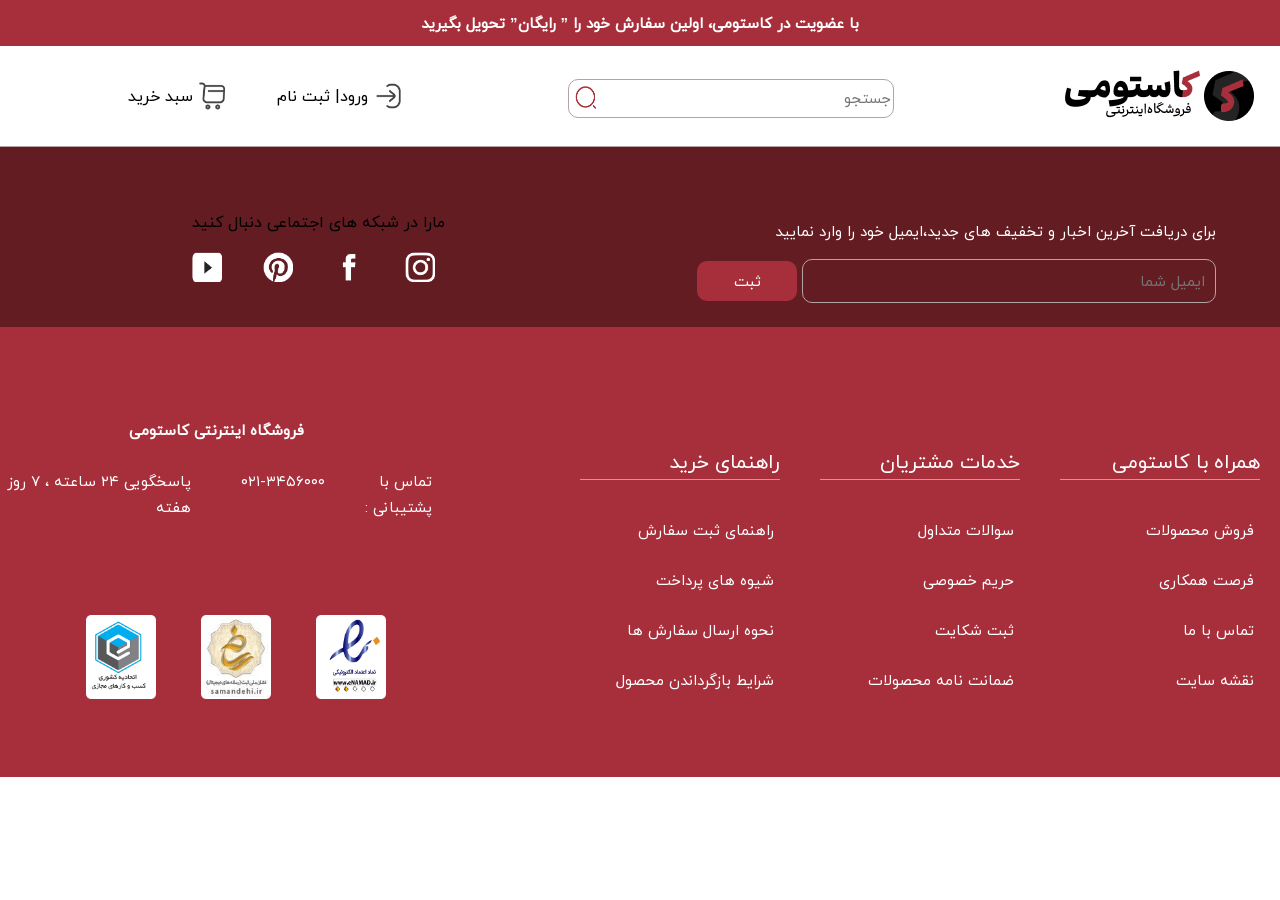
<file: index2.html>
<!DOCTYPE html>
<html dir="rtl" lang="en">

<head>
    <meta charset="UTF-8">
    <meta http-equiv="X-UA-Compatible" content="IE=edge">
    <meta name="viewport" content="width=device-width, initial-scale=1.0">
    <title>Document</title>
    <link rel="stylesheet" href="Style/index.css">
</head>

<body>
    
    <div class="header">
        <div class="first-header">
            <h1 class="first-header-text">با عضویت در کاستومی، اولین سفارش خود را ” رایگان” تحویل بگیرید</h1>
        </div>
        <div class="main-Header">
            <img src="Image/header/icon/header-logo.png" alt="لوگوی کاستومی" class="header-logo">
            <div class="center-header">
                <input type="text" placeholder="جستجو" class="searchbar">
                <img src="Image/search-vector.png" alt="جستجو" class="search-icon" height="25px" width="25px">

            </div>
            <div class="left-header">
                <div class="login">
                    <img src="Image/header/icon/Login-vector.png" alt="ورود" class="login-icon" height="30px" width="30px">
                    <p> ورود| ثبت نام</p>
                </div>
                <div class="shoppingcart">
                    <img src="Image/header/icon/shopping-cart-vector.png" alt="سبد خرید" class="shoppingcart-icon" height="30px"
                        width="30px">
                    <p>سبد خرید</p>
                </div>

            </div>
        </div>
    </div>

    

    <div class="footer">
    <div class="first-footer">
        <div class="first-footer-right">
            <p class="first-footer-right-text"> برای دریافت آخرین اخبار و تخفیف های جدید،ایمیل خود را وارد نمایید
            </p>


            <div class="email-input">
                <input type="email" placeholder="ایمیل شما" class="email-input-text">
                <button class="email-input-button">ثبت</button>
            </div>
        </div>
        <div class="first-footer-left">
            <p class="first-footer-left-text"> مارا در شبکه های اجتماعی دنبال کنید</p>
            <div class="socialmedia">
                <img src="Image/footer/icon/Instagram svg.png" alt="اینستاگرام" class="socialmedia-icon">
                <img src="Image/footer/icon/facebook svg.png" alt="فیسبوک" class="socialmedia-icon">
                <img src="Image/footer/icon/Pinterest svg.png" alt="پینترست" class="socialmedia-icon">
                <img src="Image/footer/icon/YouTube svg.png" alt="یوتیوب" class="socialmedia-icon">
            </div>

        </div>
    </div>
    <div class="second-footer">
        <div class="second-footer-part">
            <p class="footer-text-header">همراه با کاستومی</p>
            <button class="footerButton"> فروش محصولات</button>
            <button class="footerButton"> فرصت همکاری</button>
            <button class="footerButton"> تماس با ما</button>
            <button class="footerButton">نقشه سایت</button>
        </div>
        <div class="second-footer-part">
            <p class="footer-text-header">خدمات مشتریان</p>
            <button class="footerButton"> سوالات متداول</button>
            <button class="footerButton"> حریم خصوصی</button>

            <button class="footerButton"> ثبت شکایت</button>
            <button class="footerButton"> ضمانت نامه محصولات</button>
        </div>
        <div class="second-footer-part">
            <p class="footer-text-header">راهنمای خرید</p>
            <button class="footerButton">راهنمای ثبت سفارش</button>
            <button class="footerButton">شیوه های پرداخت</button>
            <button class="footerButton">نحوه ارسال سفارش ها</button>
            <button class="footerButton">شرایط بازگرداندن محصول</button>

        </div>

        <div class="second-footer-left">
            <h1 class="second-footer-left-text">فروشگاه اینترنتی کاستومی</h1>
            <div class="second-footer-left-mid">
                <p>تماس با پشتیبانی : </p>
                <p>۰۲۱-۳۴۵۶۰۰۰
                </p>
                <p>پاسخگویی ۲۴ ساعته ، ۷ روز هفته </p>
            </div>

            <div class="second-footer-left-icone">
                <img src="Image/footer/icon/01.png" alt="کاستومی" class="footer-icon">
                <img src="Image/footer/icon/02.png" alt="کاستومی" class="footer-icon">
                <img src="Image/footer/icon/03.png" alt="کاستومی" class="footer-icon">
            </div>
        </div>
    </div>
</div>
</body>



</html>
</file>
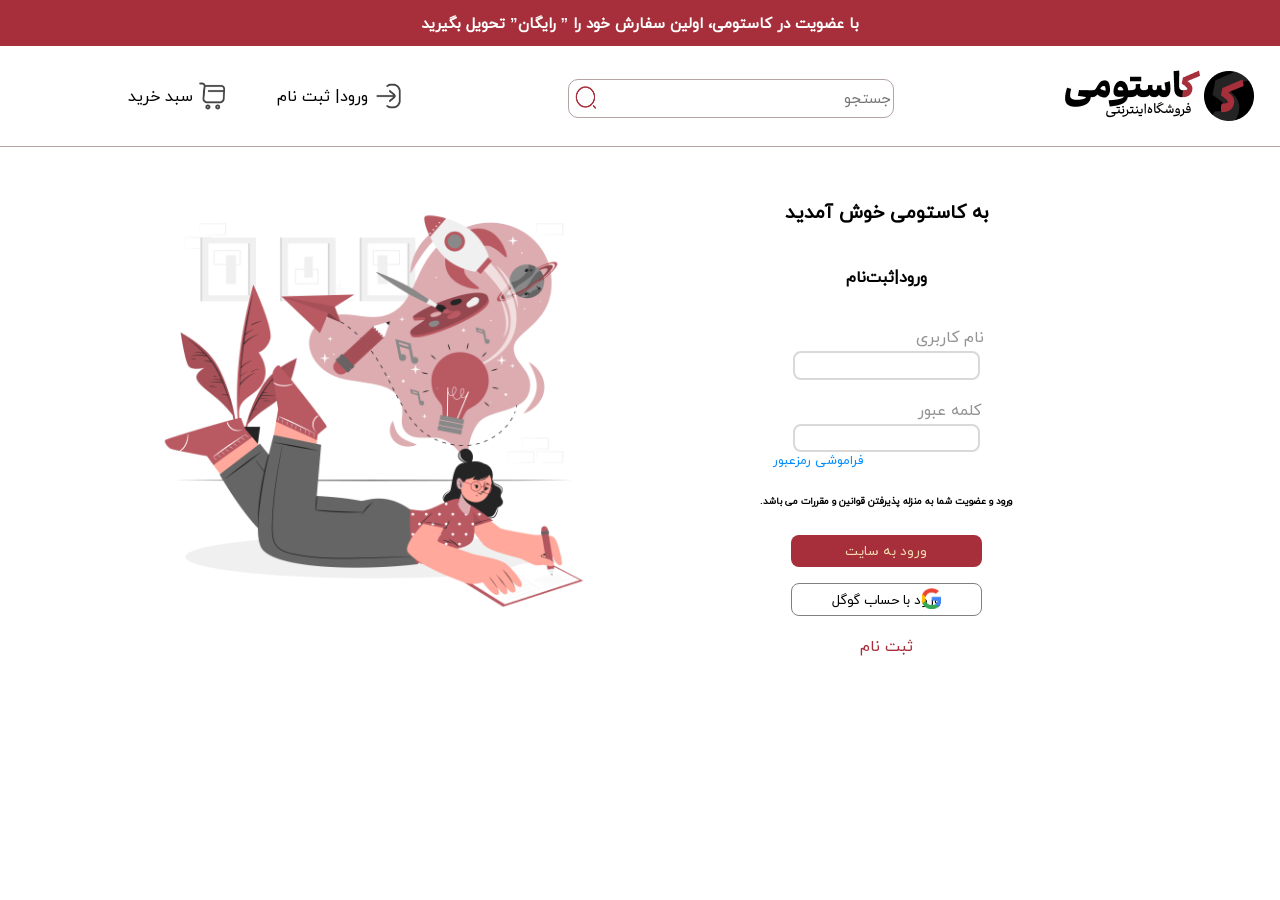
<file: Login.html>
<!DOCTYPE html>
<html dir="rtl" lang="en">

<head>
    <meta charset="UTF-8">
    <meta http-equiv="X-UA-Compatible" content="IE=edge">
    <meta name="viewport" content="width=device-width, initial-scale=1.0">
    <title>Document</title>
    <link rel="stylesheet" href="Style/index.css">
    <link rel="stylesheet" href="Style/Login.css">
</head>

<body>
      <div class="header">
        <div class="first-header" >
            <h1 class="first-header-text">با عضویت در کاستومی، اولین سفارش خود را ” رایگان” تحویل بگیرید</h1>
        </div>
        <div class="main-Header">
            <img src="Image/header/icon/header-logo.png" onclick="window.location.href='/fistpage.html'" alt="لوگوی کاستومی" class="header-logo">
            <div class="center-header">
                <input type="text" placeholder="جستجو" class="searchbar">
                <img src="Image/header/icon/search-vector.png" alt="جستجو" class="search-icon" height="25px"
                    width="25px">

            </div>
            <div class="left-header">
                <div class="login" onclick="window.location.href='/login.html'">
                    <img src="Image/header/icon/Login-vector.png"  alt="ورود" class="login-icon" height="30px"
                        width="30px">
                    <p> ورود| ثبت نام</p>
                </div>
                <div class="shoppingcart" onclick="window.location.href='/card-pay.html'">
                    <img src="Image/header/icon/shopping-cart-vector.png" alt="سبد خرید" class="shoppingcart-icon"
                        height="30px" width="30px">
                    <p>سبد خرید</p>
                </div>

            </div>
        </div>
    </div>

    <div class="maincontent">
        <div class="right-Part">
            <p class="welcome-text">به کاستومی خوش آمدید</p>
            <p class="login-signup-text">ورود|ثبت‌نام</p>
            <p class="username-text">نام کاربری</p>
            <input class="username" type="text">
            <p class="password-text">کلمه عبور</p>
            <input type="password" name="" id="" class="password">
            <p class="forgetpassword">فراموشی رمزعبور</p>
            <p class="roleMessage">ورود و عضویت شما به منزله پذیرفتن قوانین و مقررات می باشد.</p>
            <button type="button" class="login-button">ورود به سایت</button>
            <button typr="button" class="login-withgoole">
                <img src="Image/pages/Login/icon/google-icon.png" alt="" class="google-icon">
                ورود با حساب گوگل
            </button>
            <p class="signup-text">ثبت نام</p>

        </div>
        <div class="left-Part">
            <img src="Image/pages/Login/photo.png" class="left-Part-image" alt="SADDSA">

        </div>

    </div>

</body>



</html>
</file>
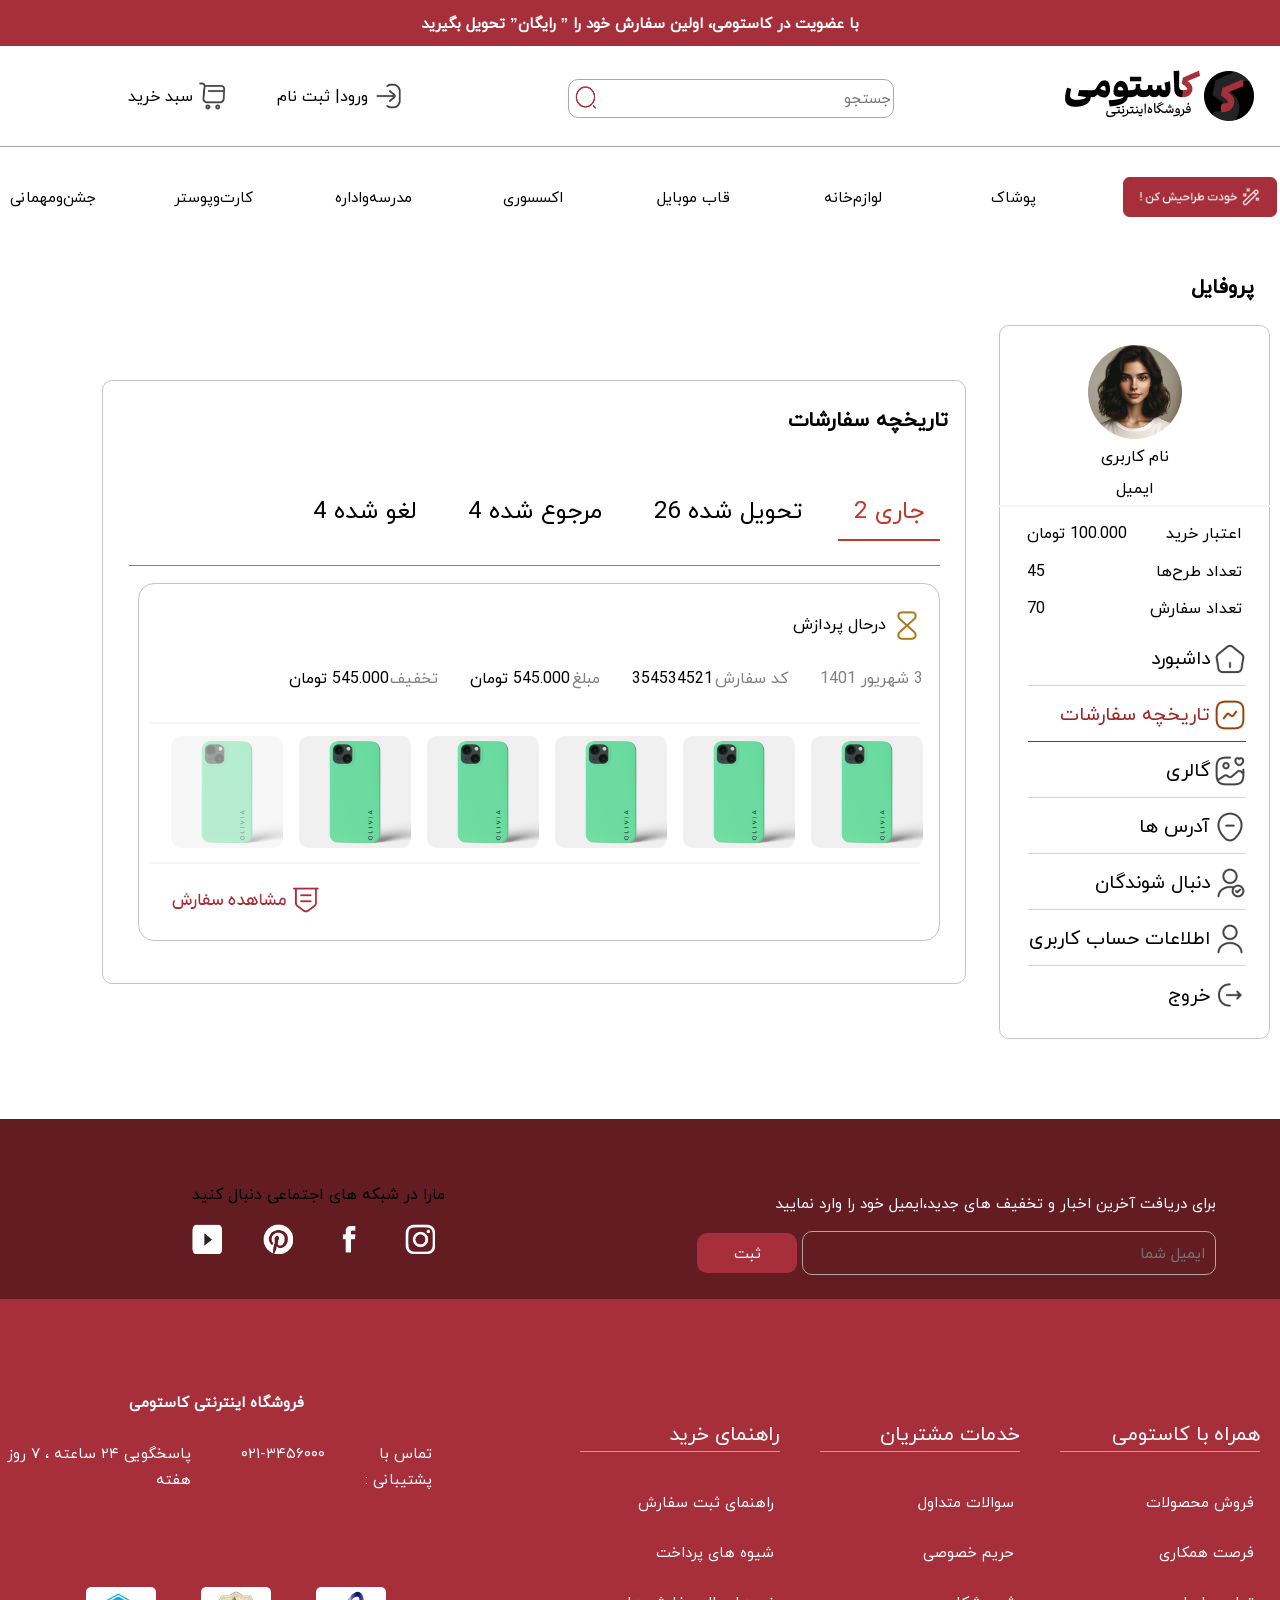
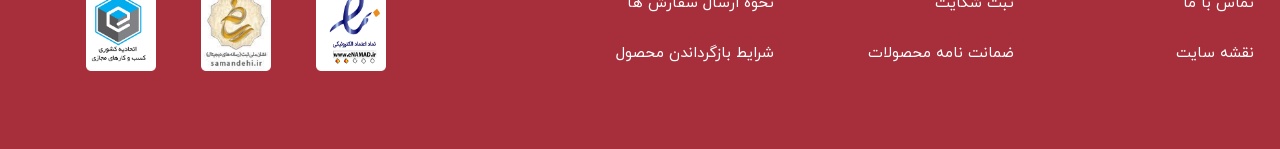
<file: orderHistory.html>
<!DOCTYPE html>
<html dir="rtl" lang="en">

<head>
    <meta charset="UTF-8">
    <meta http-equiv="X-UA-Compatible" content="IE=edge">
    <meta name="viewport" content="width=device-width, initial-scale=1.0">
    <title>Document</title>
    <link rel="stylesheet" href="Style/index.css">
    <link rel="stylesheet" href="Style/userprofileBase.css">
    <link rel="stylesheet" href="Style/orderHistory.css">
   
</head>

<body>
       <div class="header">
        <div class="first-header" >
            <h1 class="first-header-text">با عضویت در کاستومی، اولین سفارش خود را ” رایگان” تحویل بگیرید</h1>
        </div>
        <div class="main-Header">
            <img src="Image/header/icon/header-logo.png" onclick="window.location.href='/fistpage.html'" alt="لوگوی کاستومی" class="header-logo">
            <div class="center-header">
                <input type="text" placeholder="جستجو" class="searchbar">
                <img src="Image/header/icon/search-vector.png" alt="جستجو" class="search-icon" height="25px"
                    width="25px">

            </div>
            <div class="left-header">
                <div class="login" onclick="window.location.href='/login.html'">
                    <img src="Image/header/icon/Login-vector.png"  alt="ورود" class="login-icon" height="30px"
                        width="30px">
                    <p> ورود| ثبت نام</p>
                </div>
                <div class="shoppingcart" onclick="window.location.href='/card-pay.html'">
                    <img src="Image/header/icon/shopping-cart-vector.png" alt="سبد خرید" class="shoppingcart-icon"
                        height="30px" width="30px">
                    <p>سبد خرید</p>
                </div>

            </div>
        </div>
    </div>
    <div class="menubar">


        <img src="Image/pages/fisrspage/you-desin-it-logo.png" alt="خودت طراحیش کن" class="you-desin-it-logo">
        <button class="menubar-button">پوشاک</button>
        <button class="menubar-button">لوازم‌خانه</button>
        <button class="menubar-button">قاب موبایل</button>
        <button class="menubar-button">اکسسوری</button>
        <button class="menubar-button">مدرسه‌واداره</button>
        <button class="menubar-button">کارت‌وپوستر</button>
        <button class="menubar-button">جشن‌ومهمانی</button>
    </div>




    <p class="page-name">پروفایل</p>
    <div class="maincontent">
        <div class="right-Part">
            <div class="userinformation">
                <img src="Image/pages/fisrspage/Profile pic.png" class="userimage" alt="عکس کاربر">
                <p class="username">نام کاربری</p>
                <p class="useremail">ایمیل</p>
                <div class="line"></div>
            </div>
            <div class="userinformation-grid">
                <p>اعتبار خرید</p>
                <p class="left-text">100.000 تومان</p>
                <p>تعداد طرح‌ها</p>
                <p class="left-text">45</p>
                <p>تعداد سفارش</p>
                <p class="left-text">70</p>
            </div>
            <div class="button-box">

                <button class="left-side-button">
                    <img src="Image/pages/userprofile/home.png" class="icon">
                    داشبورد
                </button>
                <button class="left-side-button redline-button">
                    <img src="Image/pages/userprofile/activity.png" class="icon">
                    تاریخچه سفارشات
                </button>
                <button class="left-side-button">
                    <img src="Image/pages/userprofile/gallery.png" class="icon">
                    گالری
                </button>
                <button class="left-side-button">
                    <img src="Image/pages/userprofile/Lock 3-1.png" class="icon">
                    آدرس ها </button>
                <button class="left-side-button">
                    <img src="Image/pages/userprofile/Lock 3-2.png" class="icon">
                    دنبال شوندگان
                </button>
                <button class="left-side-button">
                    <img src="Image/pages/userprofile/Lock 3-3.png" class="icon">
                    اطلاعات حساب کاربری
                </button>
                <button class="left-side-button">
                    <img src="Image/pages/userprofile/Lock 4.png" class="icon">
                    خروج
                </button>


            </div>
        </div>
      
        <div class="left-Part">
            <p class="page-name"> تاریخچه سفارشات</p>
            <div class="order-type-box">
                <p class="order-type-text active" data-tab="current">جاری 2</p>
                <p class="order-type-text" data-tab="delivered">تحویل شده 26</p>
                <p class="order-type-text" data-tab="returned">مرجوع شده 4</p>
                <p class="order-type-text" data-tab="canceled">لغو شده 4</p>
            </div>

            <div class="orderbox active" data-content="current">
                <div class="order-item">
                    <div class="order-status-box">
                        <img class="icon" src="Image\pages\userprofile\Lock 2.png"> 
                        <p>درحال پردازش</p>
                    </div>
                    <div class="order-data">
                        
                        <p class="gray" > 3 شهریور 1401</p>
                
                    <div class="order-data-text-box">
                        <p class="gray">کد سفارش</p>
                        <p class="black">354534521</p>
                    </div>
                        <div class="order-data-text-box">
                        <p class="gray"> مبلغ</p>
                        <p class="black">545.000 تومان</p>
                    </div>
                        <div class="order-data-text-box">
                        <p class="gray">تخفیف</p>
                        <p class="black">545.000 تومان</p>
                    </div>
                    </div>
                    <div class="line"></div>
                    <div class="order-img-box">
                        <img class="order-img" src="Image\pages\userprofile\iphone.png" alt="">
                        <img class="order-img" src="Image\pages\userprofile\iphone.png" alt="">
                        <img class="order-img" src="Image\pages\userprofile\iphone.png" alt="">
                        <img class="order-img" src="Image\pages\userprofile\iphone.png" alt="">
                        <img class="order-img" src="Image\pages\userprofile\iphone.png" alt="">
                        <img class="order-img" src="Image\pages\userprofile\iphone.png" alt="">
                    </div>
                    <div class="line"></div>
                    <div class="order-button">
                    <img class="see-factor-button" src="Image\pages\userprofile\Button.png" alt="">
                </div>
                </div> 
            </div>
            <div class="orderbox" data-content="delivered">
                <div class="order-item">
                    <div class="order-status-box">
                        <img class="icon" src="Image\pages\userprofile\Lock 23.png"> 
                        <p>تحویل شد </p>
                    </div>
                    <div class="order-data">
                        
                        <p class="gray" > 3 شهریور 1401</p>
                
                    <div class="order-data-text-box">
                        <p class="gray">کد سفارش</p>
                        <p class="black">354534521</p>
                    </div>
                        <div class="order-data-text-box">
                        <p class="gray"> مبلغ</p>
                        <p class="black">545.000 تومان</p>
                    </div>
                        <div class="order-data-text-box">
                        <p class="gray">تخفیف</p>
                        <p class="black">545.000 تومان</p>
                    </div>
                    </div>
                    <div class="line"></div>
                    <div class="order-img-box">
                        <img class="order-img" src="Image\pages\userprofile\iphone.png" alt="">
                        <img class="order-img" src="Image\pages\userprofile\iphone.png" alt="">
                        <img class="order-img" src="Image\pages\userprofile\iphone.png" alt="">
                        <img class="order-img" src="Image\pages\userprofile\iphone.png" alt="">
                        <img class="order-img" src="Image\pages\userprofile\iphone.png" alt="">
                        <img class="order-img" src="Image\pages\userprofile\iphone.png" alt="">
                    </div>
                    <div class="line"></div>
                    <div class="order-button">
                    <img class="see-factor-button" src="Image\pages\userprofile\Button.png" alt="">
                </div>
                </div>           
              </div>
            <div class="orderbox" data-content="returned">
                <div class="order-item">
                    <div class="order-status-box">
                        <img class="icon" src="Image\pages\userprofile\Lock 2.png"> 
                        <p>مرجوع شد </p>
                    </div>
                    <div class="order-data">
                        
                        <p class="gray" > 3 شهریور 1401</p>
                
                    <div class="order-data-text-box">
                        <p class="gray">کد سفارش</p>
                        <p class="black">354534521</p>
                    </div>
                        <div class="order-data-text-box">
                        <p class="gray"> مبلغ</p>
                        <p class="black">545.000 تومان</p>
                    </div>
                        <div class="order-data-text-box">
                        <p class="gray">تخفیف</p>
                        <p class="black">545.000 تومان</p>
                    </div>
                    </div>
                    <div class="line"></div>
                    <div class="order-img-box">
                        <img class="order-img" src="Image\pages\userprofile\iphone.png" alt="">
                        <img class="order-img" src="Image\pages\userprofile\iphone.png" alt="">
                        <img class="order-img" src="Image\pages\userprofile\iphone.png" alt="">
                        <img class="order-img" src="Image\pages\userprofile\iphone.png" alt="">
                        <img class="order-img" src="Image\pages\userprofile\iphone.png" alt="">
                        <img class="order-img" src="Image\pages\userprofile\iphone.png" alt="">
                    </div>
                    <div class="line"></div>
                    <div class="order-button">
                    <img class="see-factor-button" src="Image\pages\userprofile\Button.png" alt="">
                </div>
                </div>            
             </div>
            <div class="orderbox" data-content="canceled">
                <div class="order-item">
                    <div class="order-status-box">
                        <img class="icon" src="Image\pages\userprofile\Lock 2.png"> 
                        <p>لفو شد </p>
                    </div>
                    <div class="order-data">
                        
                        <p class="gray" > 3 شهریور 1401</p>
                
                    <div class="order-data-text-box">
                        <p class="gray">کد سفارش</p>
                        <p class="black">354534521</p>
                    </div>
                        <div class="order-data-text-box">
                        <p class="gray"> مبلغ</p>
                        <p class="black">545.000 تومان</p>
                    </div>
                        <div class="order-data-text-box">
                        <p class="gray">تخفیف</p>
                        <p class="black">545.000 تومان</p>
                    </div>
                    </div>
                    <div class="line"></div>
                    <div class="order-img-box">
                        <img class="order-img" src="Image\pages\userprofile\iphone.png" alt="">
                        <img class="order-img" src="Image\pages\userprofile\iphone.png" alt="">
                        <img class="order-img" src="Image\pages\userprofile\iphone.png" alt="">
                        <img class="order-img" src="Image\pages\userprofile\iphone.png" alt="">
                        <img class="order-img" src="Image\pages\userprofile\iphone.png" alt="">
                        <img class="order-img" src="Image\pages\userprofile\iphone.png" alt="">
                    </div>
                    <div class="line"></div>
                    <div class="order-button">
                    <img class="see-factor-button" src="Image\pages\userprofile\Button.png" alt="">
                </div>
                </div> 
                  </div>
                  <script src="orderHistory.js"></script>

        </div>
    </div>


  

    <div class="footer">
        <div class="first-footer">
            <div class="first-footer-right">
                <p class="first-footer-right-text"> برای دریافت آخرین اخبار و تخفیف های جدید،ایمیل خود را وارد
                    نمایید
                </p>


                <div class="email-input">
                    <input type="email" placeholder="ایمیل شما" class="email-input-text">
                    <button class="email-input-button">ثبت</button>
                </div>
            </div>
            <div class="first-footer-left">
                <p class="first-footer-left-text"> مارا در شبکه های اجتماعی دنبال کنید</p>
                <div class="socialmedia">
                    <img src="Image/footer/icon/Instagram svg.png" alt="اینستاگرام" class="socialmedia-icon">
                    <img src="Image/footer/icon/facebook svg.png" alt="فیسبوک" class="socialmedia-icon">
                    <img src="Image/footer/icon/Pinterest svg.png" alt="پینترست" class="socialmedia-icon">
                    <img src="Image/footer/icon/YouTube svg.png" alt="یوتیوب" class="socialmedia-icon">
                </div>

            </div>
        </div>
        <div class="second-footer">
            <div class="second-footer-part">
                <p class="footer-text-header">همراه با کاستومی</p>
                <button class="footerButton"> فروش محصولات</button>
                <button class="footerButton"> فرصت همکاری</button>
                <button class="footerButton"> تماس با ما</button>
                <button class="footerButton">نقشه سایت</button>
            </div>
            <div class="second-footer-part">
                <p class="footer-text-header">خدمات مشتریان</p>
                <button class="footerButton"> سوالات متداول</button>
                <button class="footerButton"> حریم خصوصی</button>

                <button class="footerButton"> ثبت شکایت</button>
                <button class="footerButton"> ضمانت نامه محصولات</button>
            </div>
            <div class="second-footer-part">
                <p class="footer-text-header">راهنمای خرید</p>
                <button class="footerButton">راهنمای ثبت سفارش</button>
                <button class="footerButton">شیوه های پرداخت</button>
                <button class="footerButton">نحوه ارسال سفارش ها</button>
                <button class="footerButton">شرایط بازگرداندن محصول</button>

            </div>

            <div class="second-footer-left">
                <h1 class="second-footer-left-text">فروشگاه اینترنتی کاستومی</h1>
                <div class="second-footer-left-mid">
                    <p>تماس با پشتیبانی : </p>
                    <p>۰۲۱-۳۴۵۶۰۰۰
                    </p>
                    <p>پاسخگویی ۲۴ ساعته ، ۷ روز هفته </p>
                </div>

                <div class="second-footer-left-icone">
                    <img src="Image/footer/icon/01.png" alt="کاستومی" class="footer-icon">
                    <img src="Image/footer/icon/02.png" alt="کاستومی" class="footer-icon">
                    <img src="Image/footer/icon/03.png" alt="کاستومی" class="footer-icon">
                </div>
            </div>
        </div>
    </div>
</body>



</html>
</file>
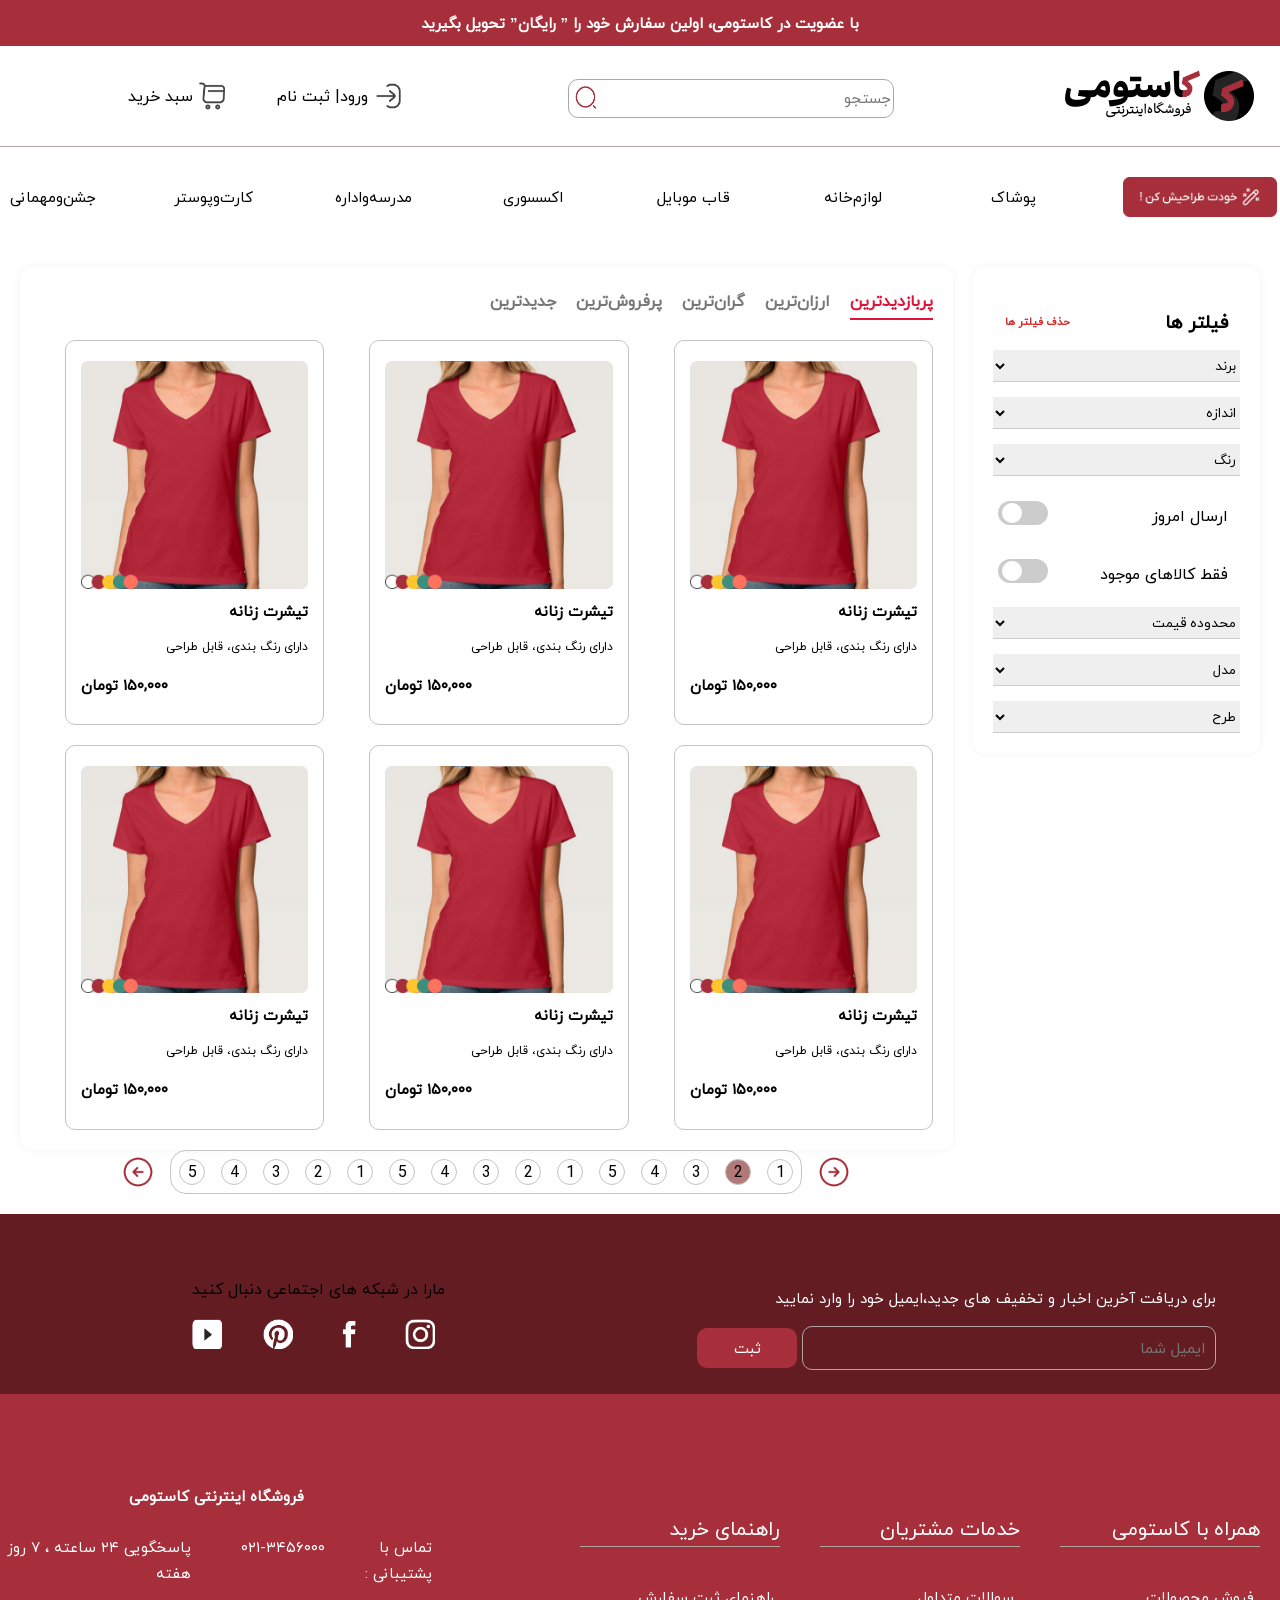
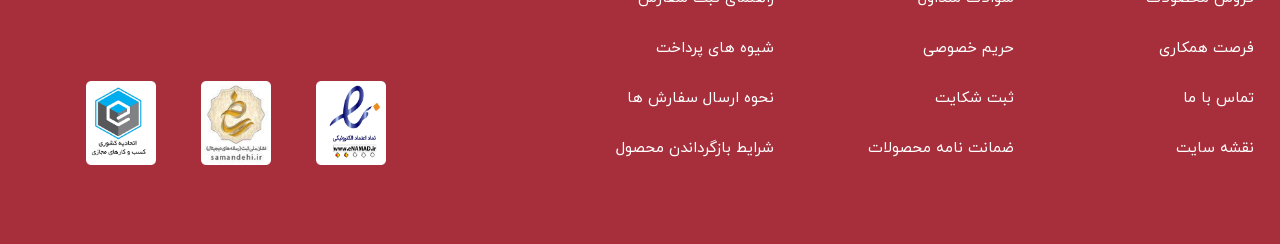
<file: otherproduct.html>
<!DOCTYPE html>
<html dir="rtl" lang="en">

<head>
    <meta charset="UTF-8">
    <meta http-equiv="X-UA-Compatible" content="IE=edge">
    <meta name="viewport" content="width=device-width, initial-scale=1.0">
    <title>Document</title>
    <link rel="stylesheet" href="Style/index.css">
    <link rel="stylesheet" href="Style/OtherProucts.css">

</head>

<body>
    
      <div class="header">
        <div class="first-header" >
            <h1 class="first-header-text">با عضویت در کاستومی، اولین سفارش خود را ” رایگان” تحویل بگیرید</h1>
        </div>
        <div class="main-Header">
            <img src="Image/header/icon/header-logo.png" onclick="window.location.href='/fistpage.html'" alt="لوگوی کاستومی" class="header-logo">
            <div class="center-header">
                <input type="text" placeholder="جستجو" class="searchbar">
                <img src="Image/header/icon/search-vector.png" alt="جستجو" class="search-icon" height="25px"
                    width="25px">

            </div>
            <div class="left-header">
                <div class="login" onclick="window.location.href='/login.html'">
                    <img src="Image/header/icon/Login-vector.png"  alt="ورود" class="login-icon" height="30px"
                        width="30px">
                    <p> ورود| ثبت نام</p>
                </div>
                <div class="shoppingcart" onclick="window.location.href='/card-pay.html'">
                    <img src="Image/header/icon/shopping-cart-vector.png" alt="سبد خرید" class="shoppingcart-icon"
                        height="30px" width="30px">
                    <p>سبد خرید</p>
                </div>

            </div>
        </div>
    </div>
    <div class="menubar">


        <img src="Image/pages/fisrspage/you-desin-it-logo.png" alt="خودت طراحیش کن" class="you-desin-it-logo">
        <button class="menubar-button">پوشاک</button>
        <button class="menubar-button">لوازم‌خانه</button>
        <button class="menubar-button">قاب موبایل</button>
        <button class="menubar-button">اکسسوری</button>
        <button class="menubar-button">مدرسه‌واداره</button>
        <button class="menubar-button">کارت‌وپوستر</button>
        <button class="menubar-button">جشن‌ومهمانی</button>
    </div>
     <div class="container">
 
    <aside class="filters">
        <div class="filter-box">
      <h3>فیلتر ها</h3>
      <h6> حذف فیلتر ها</h6>
        </div>
      <select><option>برند</option></select>
      <select><option>اندازه</option></select>
      <select><option>رنگ</option></select>
      <div class="toggle-switch-box">
        <p>ارسال امروز</p>
      <label class="toggle-switch">
        <input type="checkbox"/>
        <span class="slider"></span>
     </label>

    </div>
    <div class="toggle-switch-box">
        <p>فقط کالاهای موجود </p>
      <label class="toggle-switch">
        <input type="checkbox"/>
        <span class="slider"></span>
     </label>

    </div>
    
      <select><option>محدوده قیمت</option></select>
      <select><option>مدل</option></select>
      <select><option>طرح</option></select>
    </aside>
    <div class="left-part">
    <div class="products">
      <div class="sort-bar">
        <a href="#">جدیدترین</a>
        <a href="#">پرفروش‌ترین</a>
        <a href="#">گران‌ترین</a>
        <a href="#">ارزان‌ترین</a>
        <a class="active" href="#">پربازدیدترین</a>
      </div>

      <div class="grid">
            <div class="card">
                <img src="Image/pages/fisrspage/tshirt.png" class="card-image" alt="dsakdsa">
              
                <p class="card-text">تیشرت زنانه</p>
                <p class="card-info">دارای رنگ بندی، قابل طراحی</p>
                <p class="card-price">
                    ۱۵۰,۰۰۰
                    تومان
                </p>

            </div>
            <div class="card">
                <img src="Image/pages/fisrspage/tshirt.png" class="card-image" alt="dsakdsa">
              
                <p class="card-text">تیشرت زنانه</p>
                <p class="card-info">دارای رنگ بندی، قابل طراحی</p>
                <p class="card-price">
                    ۱۵۰,۰۰۰
                    تومان
                </p>

            </div>
            <div class="card">
                <img src="Image/pages/fisrspage/tshirt.png" class="card-image" alt="dsakdsa">
              
                <p class="card-text">تیشرت زنانه</p>
                <p class="card-info">دارای رنگ بندی، قابل طراحی</p>
                <p class="card-price">
                    ۱۵۰,۰۰۰
                    تومان
                </p>

            </div>
            <div class="card">
                <img src="Image/pages/fisrspage/tshirt.png" class="card-image" alt="dsakdsa">
              
                <p class="card-text">تیشرت زنانه</p>
                <p class="card-info">دارای رنگ بندی، قابل طراحی</p>
                <p class="card-price">
                    ۱۵۰,۰۰۰
                    تومان
                </p>

            </div>
            <div class="card">
                <img src="Image/pages/fisrspage/tshirt.png" class="card-image" alt="dsakdsa">
              
                <p class="card-text">تیشرت زنانه</p>
                <p class="card-info">دارای رنگ بندی، قابل طراحی</p>
                <p class="card-price">
                    ۱۵۰,۰۰۰
                    تومان
                </p>

            </div>
            <div class="card">
                <img src="Image/pages/fisrspage/tshirt.png" class="card-image" alt="dsakdsa">
              
                <p class="card-text">تیشرت زنانه</p>
                <p class="card-info">دارای رنگ بندی، قابل طراحی</p>
                <p class="card-price">
                    ۱۵۰,۰۰۰
                    تومان
                </p>

            </div>
            

        


      </div>
    </div>
    
    <div class="pages-box">
        <img src="Image/pages/otherproduct/arrow-right.png" alt="prev" class="arrow">
        <div class="page-number-box">
            <div class="page-number">1</div>
            <div class="page-number number-active">2</div>
            <div class="page-number">3</div>
            <div class="page-number">4</div>
            <div class="page-number">5</div>
            <div class="page-number">1</div>
            <div class="page-number">2</div>
            <div class="page-number">3</div>
            <div class="page-number">4</div>
            <div class="page-number">5</div>
            <div class="page-number">1</div>
            <div class="page-number">2</div>
            <div class="page-number">3</div>
            <div class="page-number">4</div>
            <div class="page-number">5</div>



        </div>
        <img src="Image/pages/otherproduct/arrow-left.png" alt="next" class="arrow">
    </div>
    </div>
     </div>


</body>
</html>
    

    <div class="footer">
    <div class="first-footer">
        <div class="first-footer-right">
            <p class="first-footer-right-text"> برای دریافت آخرین اخبار و تخفیف های جدید،ایمیل خود را وارد نمایید
            </p>


            <div class="email-input">
                <input type="email" placeholder="ایمیل شما" class="email-input-text">
                <button class="email-input-button">ثبت</button>
            </div>
        </div>
        <div class="first-footer-left">
            <p class="first-footer-left-text"> مارا در شبکه های اجتماعی دنبال کنید</p>
            <div class="socialmedia">
                <img src="Image/footer/icon/Instagram svg.png" alt="اینستاگرام" class="socialmedia-icon">
                <img src="Image/footer/icon/facebook svg.png" alt="فیسبوک" class="socialmedia-icon">
                <img src="Image/footer/icon/Pinterest svg.png" alt="پینترست" class="socialmedia-icon">
                <img src="Image/footer/icon/YouTube svg.png" alt="یوتیوب" class="socialmedia-icon">
            </div>

        </div>
    </div>
    <div class="second-footer">
        <div class="second-footer-part">
            <p class="footer-text-header">همراه با کاستومی</p>
            <button class="footerButton"> فروش محصولات</button>
            <button class="footerButton"> فرصت همکاری</button>
            <button class="footerButton"> تماس با ما</button>
            <button class="footerButton">نقشه سایت</button>
        </div>
        <div class="second-footer-part">
            <p class="footer-text-header">خدمات مشتریان</p>
            <button class="footerButton"> سوالات متداول</button>
            <button class="footerButton"> حریم خصوصی</button>

            <button class="footerButton"> ثبت شکایت</button>
            <button class="footerButton"> ضمانت نامه محصولات</button>
        </div>
        <div class="second-footer-part">
            <p class="footer-text-header">راهنمای خرید</p>
            <button class="footerButton">راهنمای ثبت سفارش</button>
            <button class="footerButton">شیوه های پرداخت</button>
            <button class="footerButton">نحوه ارسال سفارش ها</button>
            <button class="footerButton">شرایط بازگرداندن محصول</button>

        </div>

        <div class="second-footer-left">
            <h1 class="second-footer-left-text">فروشگاه اینترنتی کاستومی</h1>
            <div class="second-footer-left-mid">
                <p>تماس با پشتیبانی : </p>
                <p>۰۲۱-۳۴۵۶۰۰۰
                </p>
                <p>پاسخگویی ۲۴ ساعته ، ۷ روز هفته </p>
            </div>

            <div class="second-footer-left-icone">
                <img src="Image/footer/icon/01.png" alt="کاستومی" class="footer-icon">
                <img src="Image/footer/icon/02.png" alt="کاستومی" class="footer-icon">
                <img src="Image/footer/icon/03.png" alt="کاستومی" class="footer-icon">
            </div>
        </div>
    </div>
</div>
</body>



</html>
</file>
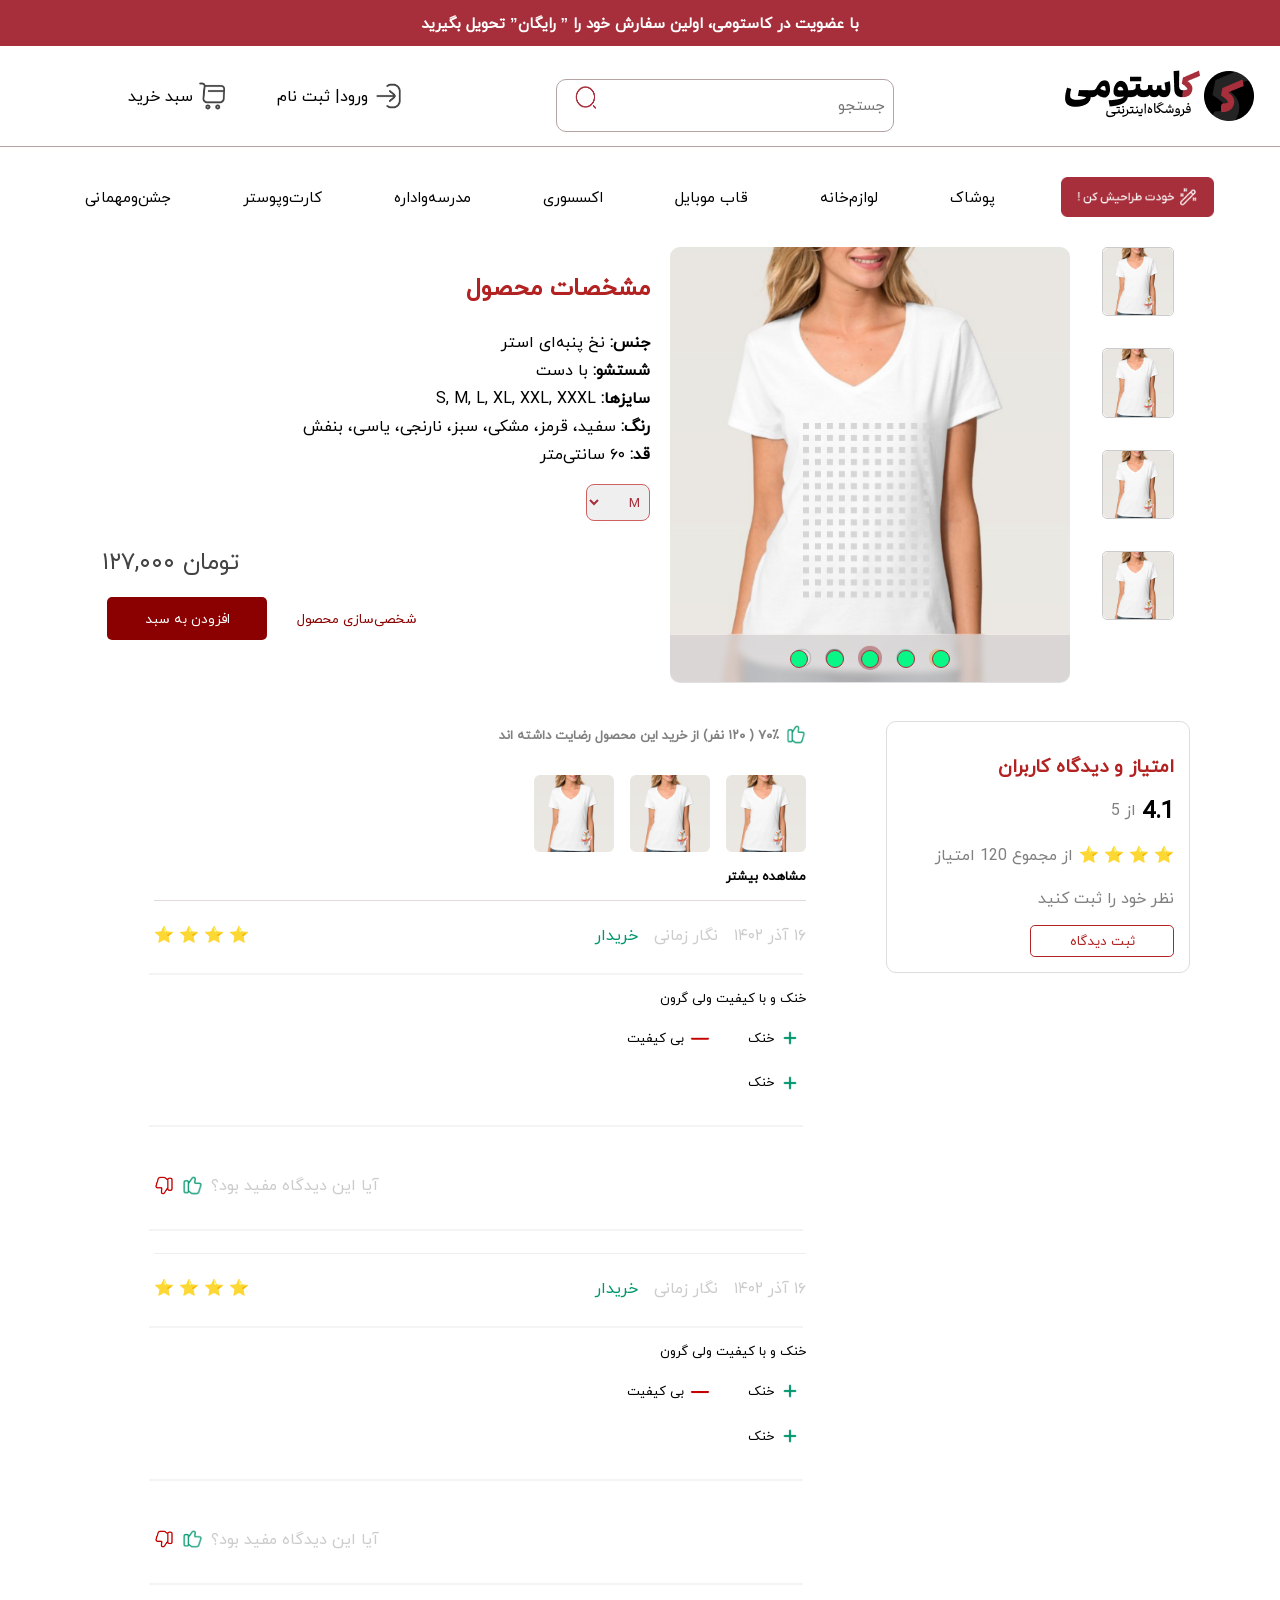
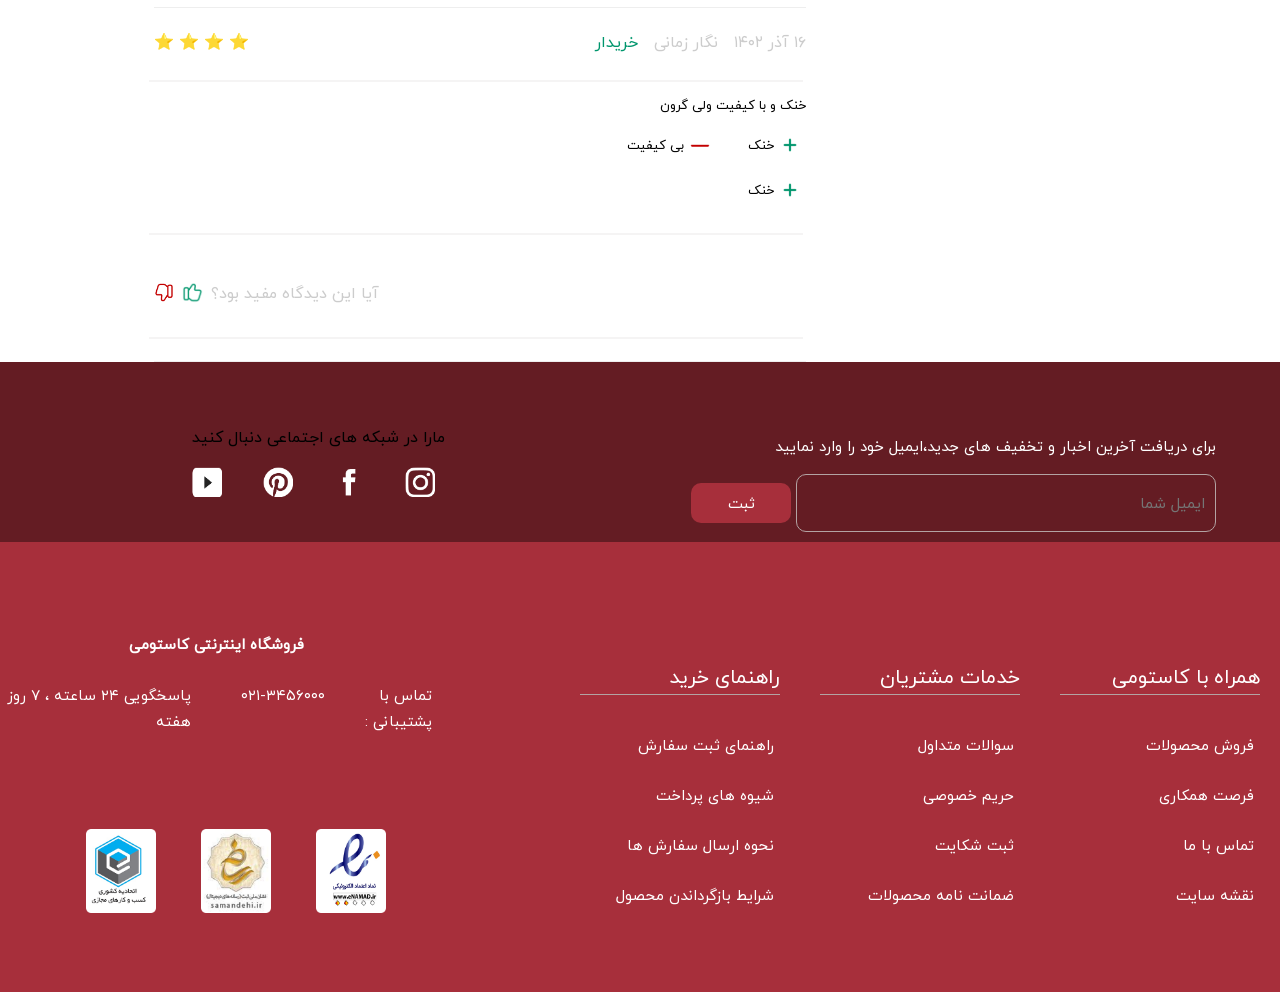
<file: selected-product.html>
<!DOCTYPE html>
<html dir="rtl" lang="en">

<head>
    <meta charset="UTF-8">
    <meta http-equiv="X-UA-Compatible" content="IE=edge">
    <meta name="viewport" content="width=device-width, initial-scale=1.0">
    <title>Document</title>
    <link rel="stylesheet" href="Style/index.css">
    <link rel="stylesheet" href="Style/selected-product.css">
</head>

<body>
   <div class="header">
        <div class="first-header" >
            <h1 class="first-header-text">با عضویت در کاستومی، اولین سفارش خود را ” رایگان” تحویل بگیرید</h1>
        </div>
        <div class="main-Header">
            <img src="Image/header/icon/header-logo.png" onclick="window.location.href='/fistpage.html'" alt="لوگوی کاستومی" class="header-logo">
            <div class="center-header">
                <input type="text" placeholder="جستجو" class="searchbar">
                <img src="Image/header/icon/search-vector.png" alt="جستجو" class="search-icon" height="25px"
                    width="25px">

            </div>
            <div class="left-header">
                <div class="login" onclick="window.location.href='/login.html'">
                    <img src="Image/header/icon/Login-vector.png"  alt="ورود" class="login-icon" height="30px"
                        width="30px">
                    <p> ورود| ثبت نام</p>
                </div>
                <div class="shoppingcart" onclick="window.location.href='/card-pay.html'">
                    <img src="Image/header/icon/shopping-cart-vector.png" alt="سبد خرید" class="shoppingcart-icon"
                        height="30px" width="30px">
                    <p>سبد خرید</p>
                </div>

            </div>
        </div>
    </div>
    <div class="maincontent">
        <div class="menubar">


            <img src="Image/pages/fisrspage/you-desin-it-logo.png" alt="خودت طراحیش کن" class="you-desin-it-logo">
            <button class="menubar-button">پوشاک</button>
            <button class="menubar-button">لوازم‌خانه</button>
            <button class="menubar-button">قاب موبایل</button>
            <button class="menubar-button">اکسسوری</button>
            <button class="menubar-button">مدرسه‌واداره</button>
            <button class="menubar-button">کارت‌وپوستر</button>
            <button class="menubar-button">جشن‌ومهمانی</button>
        </div>
  
         
                <div class="product-details">
                  <div class="images">
                    <div class="thumbnails">
                        <img src="Image/pages/selecred-product/img 1.png" alt="رنگ ۱" />
                        <img src="Image/pages/selecred-product/img 1.png" alt="رنگ ۱" />
                        <img src="Image/pages/selecred-product/img 1.png" alt="رنگ ۱" />
                        <img src="Image/pages/selecred-product/img 1.png" alt="رنگ ۱" />

                      </div>
                      <div class="main-image-box">
                    <img src="Image/pages/selecred-product/Product image.png" alt="تی‌شرت سفید" class="main-image-img" />
                    <div class="overlay">
                      <span class="circle-color"></span>
                      <span class="circle-color"></span>
                      <span class="circle-color"></span>
                      <span class="circle-color"></span>
                      <span class="circle-color"></span>
                     
                      </div>
                      </div>
                  </div>
                  <div id="myModal" class="modal">
                    <div class="modal-content">
                      <span class="close">&times;</span>
                      <h3>نظر خود را با ما در میان بگذارید</h3>
                      <h4>در مورد تیشرت ساده سفید </h4>
                      <div class="score">
                        <p>امتیاز دهید  </p>
                        <p>⭐ ⭐ ⭐ ⭐</p>
                      </div>
                      <label>عنوان نظر:</label>
                      <input type="text">
                      <label>نکات مثبت  </label>
                      <input type="text">
                      <label>نکات منفی</label>
                      <input type="email">
                      <label> *متن نظر</label>
                      <textarea rows="4"></textarea>
                      <button class="submit-btn">ثبت دیدگاه</button>
                    </div>
                  </div>
                
                  <div class="info">
                    <h2>مشخصات محصول</h2>
                    <ul>
                      <li><strong>جنس:</strong> نخ پنبه‌ای استر</li>
                      <li><strong>شستشو:</strong> با دست</li>
                      <li><strong>سایزها:</strong> S, M, L, XL, XXL, XXXL</li>
                      <li><strong>رنگ:</strong> سفید، قرمز، مشکی، سبز، نارنجی، یاسی، بنفش</li>
                      <li><strong>قد:</strong> ۶۰ سانتی‌متر</li>
                    </ul>
                    <select>
                        <option value="S">S</option>
                        <option value="M" selected>M</option>
                        <option value="L">L</option>
                      </select>
                    <div class="price">۱۲۷,۰۰۰ تومان</div>
                   
                    <div class="buttons">
                        <button class="add-to-cart" onclick="goToPage()" >افزودن به سبد</button>
                       
                      <button class="customize">شخصی‌سازی محصول</button>

                    </div>
                  </div>
                </div>
                
                <div class="report-box">
                <div class="rating">
                  <h3>امتیاز و دیدگاه کاربران</h3>

                  <div class="score">
                    <p class="black-text">4.1</p>
                    <p class="gray-text">از 5</p>
                  </div>
                  <div class="score">
                    <p>⭐ ⭐ ⭐ ⭐</p>
                    <p class="gray-text">از مجموع 120 امتیاز</p>
                  </div>
                  <p class="gray-text sumbmit-review">نظر خود را ثبت کنید</p>
                  <button class="submit-review open-modal-btn">ثبت دیدگاه</button>
                  <script src="selected-product.js"></script>

                </div>
         
                <div class="comments">
                  <div class="avarege-comment">
                    <div class="avarege-comment-text">
                      <img class="like-icon" src="Image/pages/selecred-product/like.png" alt="like-icon">
                      <p class="gray-text">  ۷۰٪ ( ۱۲۰ نفر) از خرید این محصول رضایت داشته اند</p>
                    </div>
                    <div class="avarege-comment-img-box">
                      <img class="avarege-comment-img" src="Image/pages/selecred-product/img 1.png" alt="avarege-comment-img">
                      <img class="avarege-comment-img" src="Image/pages/selecred-product/img 1.png" alt="avarege-comment-img">
                      <img class="avarege-comment-img" src="Image/pages/selecred-product/img 1.png" alt="avarege-comment-img">
                    </div>
                    <p class="black-text">مشاهده بیشتر</p>
                    
                  </div>
             
                  <div class="comment">
                    <div class="comment-header">
                      <div class="comment-header-right">
                        <p class="comment-header-right-name">۱۶ آذر ۱۴۰۲</p>
                        <p class="comment-header-right-name">نگار زمانی</p>
                        <p class="comment-header-right-role"> خریدار</p>
                      </div>
                      <div class="stars">⭐ ⭐ ⭐ ⭐</div>
                    </div>
                    <div class="line"></div>
                    <div class="comment-body">
                      <p>خنک و با کیفیت ولی گرون</p>
                      <div class="comment-category">
                        <div class="comment-category-right-part">
                          <div class="comment-category-item">
                            <img src="Image/pages/selecred-product/add-square.png" class="plus-icon" alt="like-icon">
                            <p>خنک</p>
                          </div>
                          <div class="comment-category-item">
                            <img src="Image/pages/selecred-product/add-square.png" class="plus-icon" alt="like-icon">
                            <p>خنک</p>
                          </div>
                        </div>
                        <div class="comment-category-left-part">
                          <div class="comment-category-item">
                            <img src="Image/pages/selecred-product/minus.png" class="minus-icon" alt="minus-icon">
                            <p> بی کیفیت</p>
                          </div>
                        

                      </div>
                    </div>
                  </div>
                  <div class="line"></div>
                  <div class="comment-footer">
                    <div class="comment-footer-left">
                      <p>آیا این دیدگاه مفید بود؟ </p>
                      <img src="Image/pages/selecred-product/like.png" class="like-icon" alt="like-icon">
                      <img src="Image/pages/selecred-product/dislike.png" class="like-icon" alt="like-icon">
                </div>

              </div>
              <div class="line"></div>
           
              </div>
              
              <div class="comment">
                <div class="comment-header">
                  <div class="comment-header-right">
                    <p class="comment-header-right-name">۱۶ آذر ۱۴۰۲</p>
                    <p class="comment-header-right-name">نگار زمانی</p>
                    <p class="comment-header-right-role"> خریدار</p>
                  </div>
                  <div class="stars">⭐ ⭐ ⭐ ⭐</div>
                </div>
                <div class="line"></div>
                <div class="comment-body">
                  <p>خنک و با کیفیت ولی گرون</p>
                  <div class="comment-category">
                    <div class="comment-category-right-part">
                      <div class="comment-category-item">
                        <img src="Image/pages/selecred-product/add-square.png" class="plus-icon" alt="like-icon">
                        <p>خنک</p>
                      </div>
                      <div class="comment-category-item">
                        <img src="Image/pages/selecred-product/add-square.png" class="plus-icon" alt="like-icon">
                        <p>خنک</p>
                      </div>
                    </div>
                    <div class="comment-category-left-part">
                      <div class="comment-category-item">
                        <img src="Image/pages/selecred-product/minus.png" class="minus-icon" alt="minus-icon">
                        <p> بی کیفیت</p>
                      </div>
                    

                  </div>
                </div>
              </div>
              <div class="line"></div>
              <div class="comment-footer">
                <div class="comment-footer-left">
                  <p>آیا این دیدگاه مفید بود؟ </p>
                  <img src="Image/pages/selecred-product/like.png" class="like-icon" alt="like-icon">
                  <img src="Image/pages/selecred-product/dislike.png" class="like-icon" alt="like-icon">
            </div>

          </div>
          <div class="line"></div>
       
          </div>
          
          <div class="comment">
            <div class="comment-header">
              <div class="comment-header-right">
                <p class="comment-header-right-name">۱۶ آذر ۱۴۰۲</p>
                <p class="comment-header-right-name">نگار زمانی</p>
                <p class="comment-header-right-role"> خریدار</p>
              </div>
              <div class="stars">⭐ ⭐ ⭐ ⭐</div>
            </div>
            <div class="line"></div>
            <div class="comment-body">
              <p>خنک و با کیفیت ولی گرون</p>
              <div class="comment-category">
                <div class="comment-category-right-part">
                  <div class="comment-category-item">
                    <img src="Image/pages/selecred-product/add-square.png" class="plus-icon" alt="like-icon">
                    <p>خنک</p>
                  </div>
                  <div class="comment-category-item">
                    <img src="Image/pages/selecred-product/add-square.png" class="plus-icon" alt="like-icon">
                    <p>خنک</p>
                  </div>
                </div>
                <div class="comment-category-left-part">
                  <div class="comment-category-item">
                    <img src="Image/pages/selecred-product/minus.png" class="minus-icon" alt="minus-icon">
                    <p> بی کیفیت</p>
                  </div>
                

              </div>
            </div>
          </div>
          <div class="line"></div>
          <div class="comment-footer">
            <div class="comment-footer-left">
              <p>آیا این دیدگاه مفید بود؟ </p>
              <img src="Image/pages/selecred-product/like.png" class="like-icon" alt="like-icon">
              <img src="Image/pages/selecred-product/dislike.png" class="like-icon" alt="like-icon">
        </div>

      </div>
      <div class="line"></div>
   
      </div>
            </div>
    
    </div>
    </div>
    <div class="footer">
    <div class="first-footer">
        <div class="first-footer-right">
            <p class="first-footer-right-text"> برای دریافت آخرین اخبار و تخفیف های جدید،ایمیل خود را وارد نمایید
            </p>


            <div class="email-input">
                <input type="email" placeholder="ایمیل شما" class="email-input-text">
                <button class="email-input-button">ثبت</button>
            </div>
        </div>
        <div class="first-footer-left">
            <p class="first-footer-left-text"> مارا در شبکه های اجتماعی دنبال کنید</p>
            <div class="socialmedia">
                <img src="Image/footer/icon/Instagram svg.png" alt="اینستاگرام" class="socialmedia-icon">
                <img src="Image/footer/icon/facebook svg.png" alt="فیسبوک" class="socialmedia-icon">
                <img src="Image/footer/icon/Pinterest svg.png" alt="پینترست" class="socialmedia-icon">
                <img src="Image/footer/icon/YouTube svg.png" alt="یوتیوب" class="socialmedia-icon">
            </div>

        </div>
    </div>
    <div class="second-footer">
        <div class="second-footer-part">
            <p class="footer-text-header">همراه با کاستومی</p>
            <button class="footerButton"> فروش محصولات</button>
            <button class="footerButton"> فرصت همکاری</button>
            <button class="footerButton"> تماس با ما</button>
            <button class="footerButton">نقشه سایت</button>
        </div>
        <div class="second-footer-part">
            <p class="footer-text-header">خدمات مشتریان</p>
            <button class="footerButton"> سوالات متداول</button>
            <button class="footerButton"> حریم خصوصی</button>

            <button class="footerButton"> ثبت شکایت</button>
            <button class="footerButton"> ضمانت نامه محصولات</button>
        </div>
        <div class="second-footer-part">
            <p class="footer-text-header">راهنمای خرید</p>
            <button class="footerButton">راهنمای ثبت سفارش</button>
            <button class="footerButton">شیوه های پرداخت</button>
            <button class="footerButton">نحوه ارسال سفارش ها</button>
            <button class="footerButton">شرایط بازگرداندن محصول</button>

        </div>

        <div class="second-footer-left">
            <h1 class="second-footer-left-text">فروشگاه اینترنتی کاستومی</h1>
            <div class="second-footer-left-mid">
                <p>تماس با پشتیبانی : </p>
                <p>۰۲۱-۳۴۵۶۰۰۰
                </p>
                <p>پاسخگویی ۲۴ ساعته ، ۷ روز هفته </p>
            </div>

            <div class="second-footer-left-icone">
                <img src="Image/footer/icon/01.png" alt="کاستومی" class="footer-icon">
                <img src="Image/footer/icon/02.png" alt="کاستومی" class="footer-icon">
                <img src="Image/footer/icon/03.png" alt="کاستومی" class="footer-icon">
            </div>
        </div>
    </div>
</div>
</body>



</html>
</file>
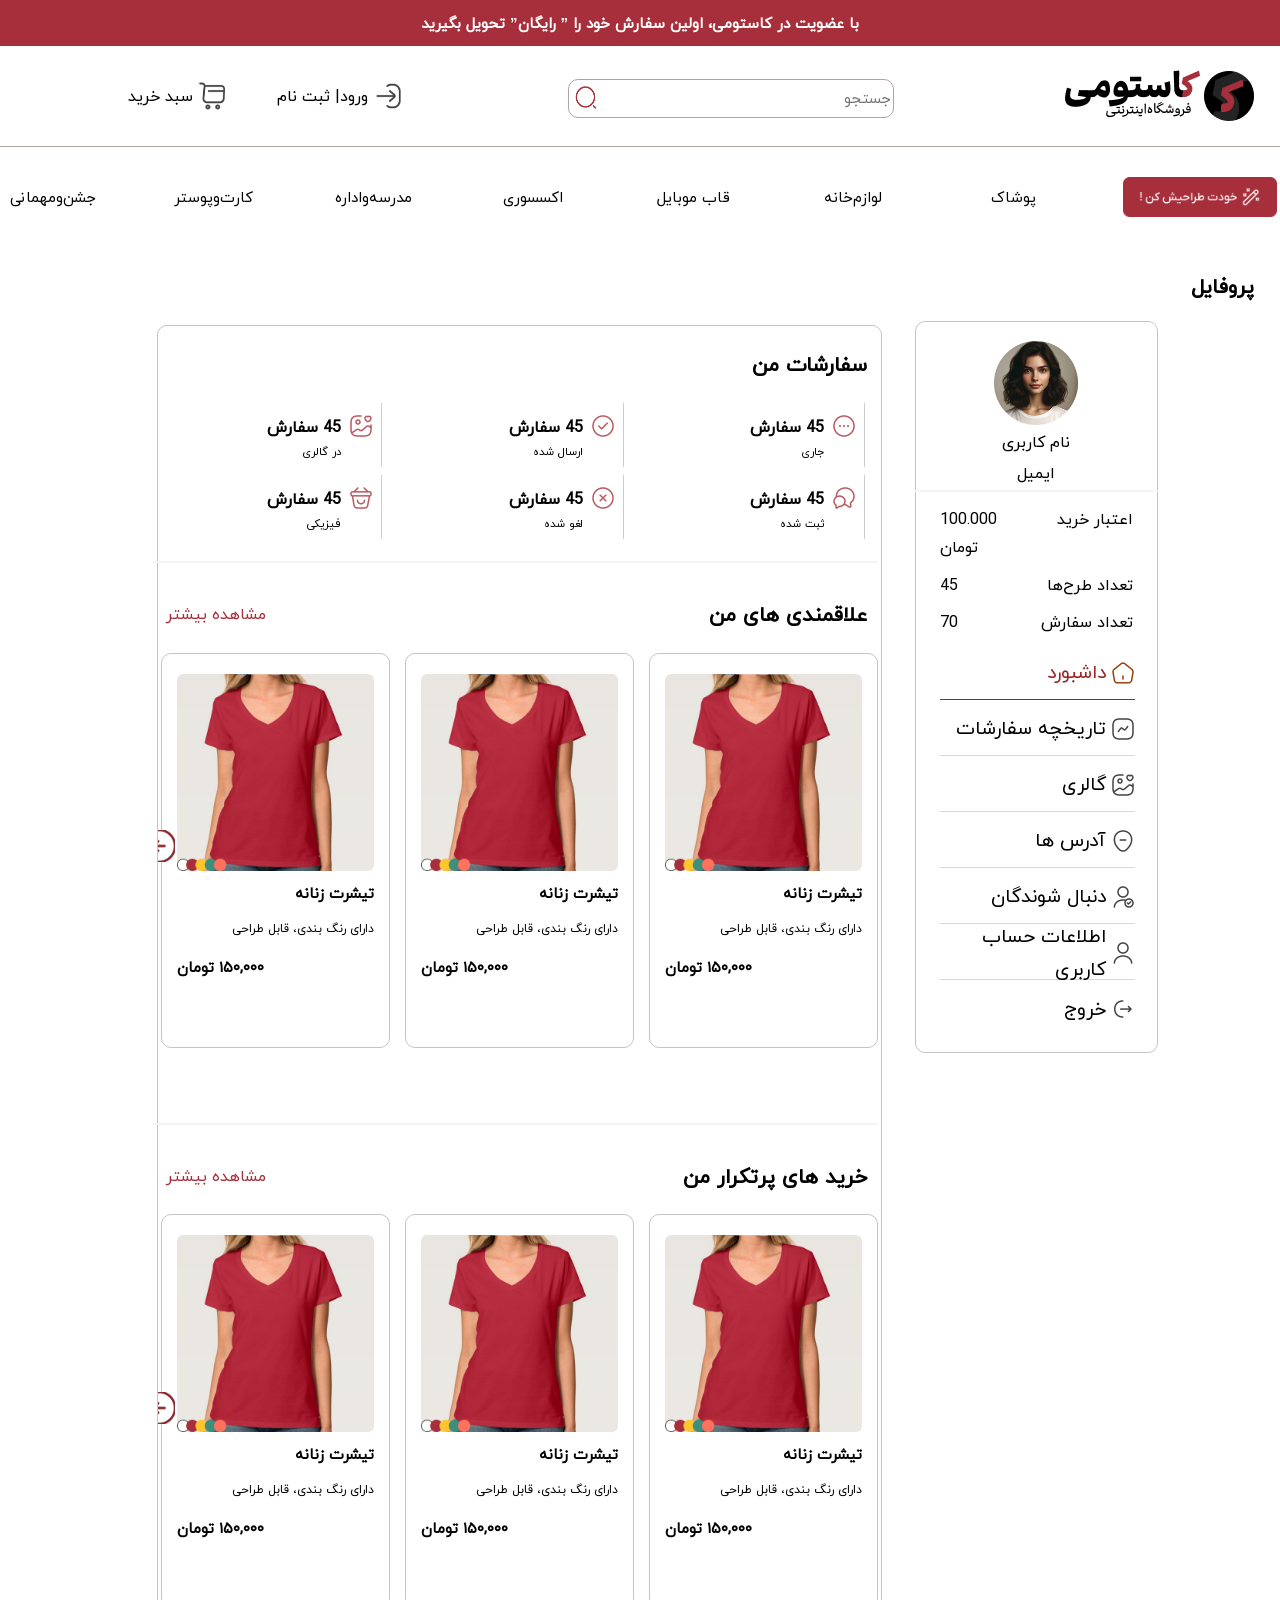
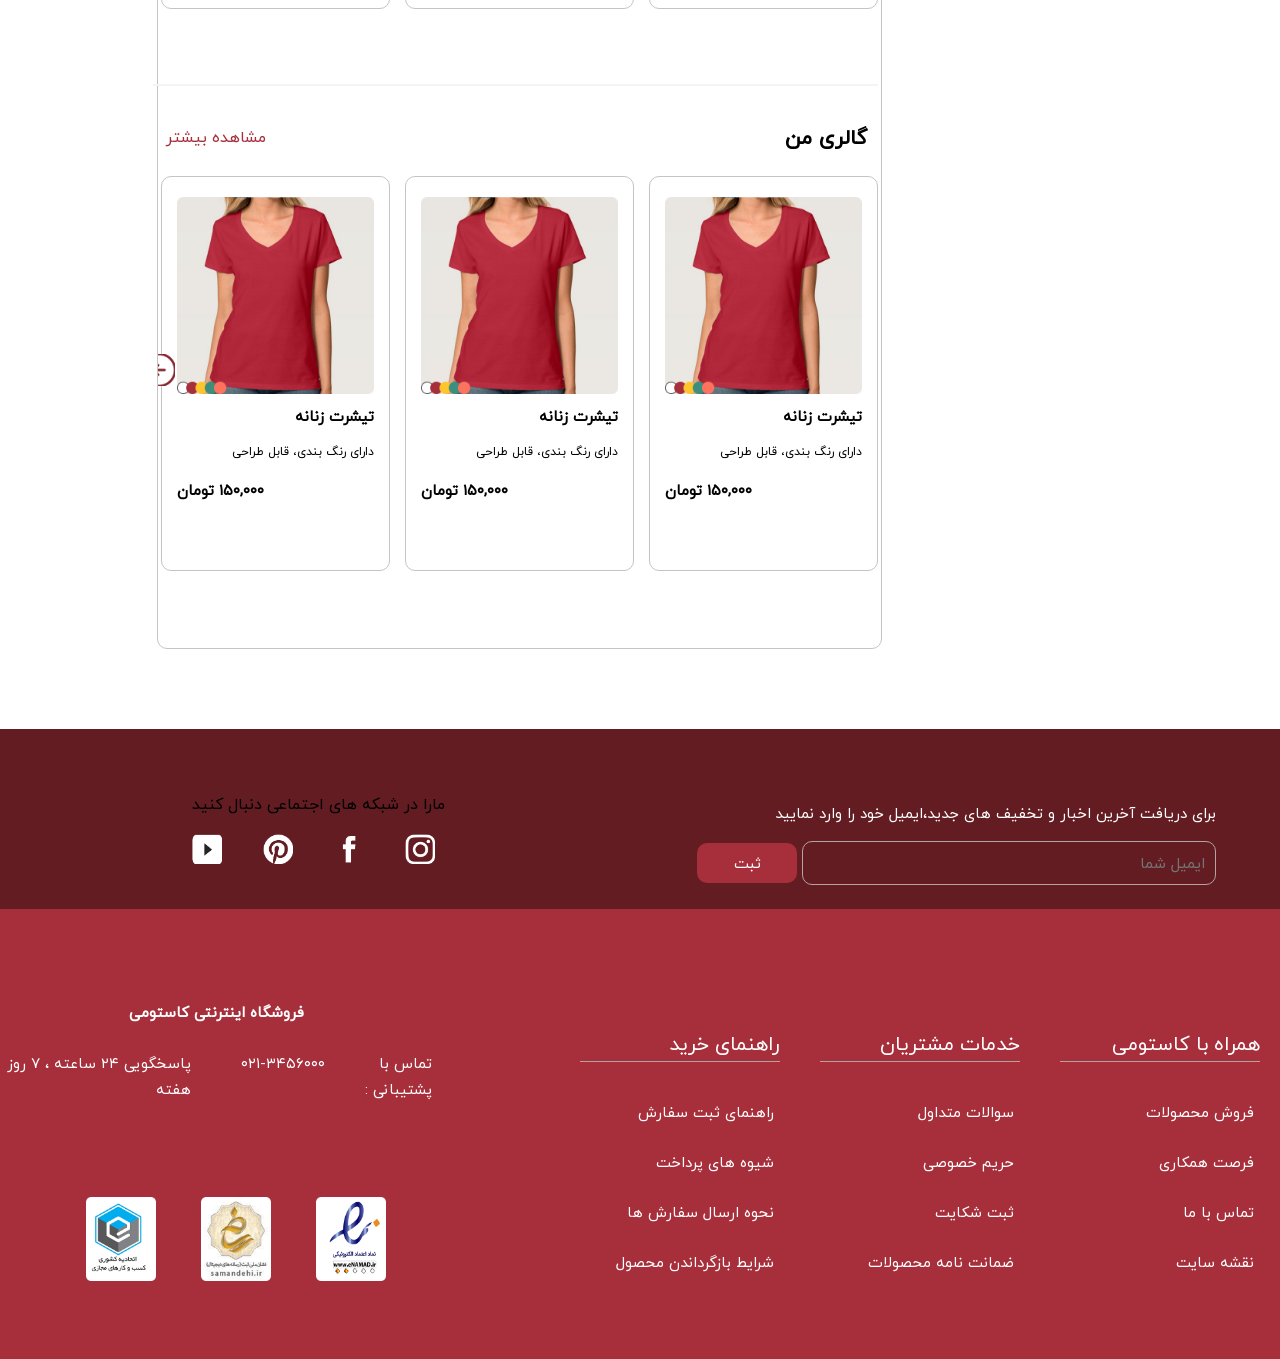
<file: userprofile.html>
<!DOCTYPE html>
<html dir="rtl" lang="en">

<head>
    <meta charset="UTF-8">
    <meta http-equiv="X-UA-Compatible" content="IE=edge">
    <meta name="viewport" content="width=device-width, initial-scale=1.0">
    <title>Document</title>
    <link rel="stylesheet" href="Style/index.css">
    <link rel="stylesheet" href="Style/userprofileBase.css">
    <link rel="stylesheet" href="Style/userprofile.css">

</head>

<body>
       <div class="header">
        <div class="first-header" >
            <h1 class="first-header-text">با عضویت در کاستومی، اولین سفارش خود را ” رایگان” تحویل بگیرید</h1>
        </div>
        <div class="main-Header">
            <img src="Image/header/icon/header-logo.png" onclick="window.location.href='/fistpage.html'" alt="لوگوی کاستومی" class="header-logo">
            <div class="center-header">
                <input type="text" placeholder="جستجو" class="searchbar">
                <img src="Image/header/icon/search-vector.png" alt="جستجو" class="search-icon" height="25px"
                    width="25px">

            </div>
            <div class="left-header">
                <div class="login" onclick="window.location.href='/login.html'">
                    <img src="Image/header/icon/Login-vector.png"  alt="ورود" class="login-icon" height="30px"
                        width="30px">
                    <p> ورود| ثبت نام</p>
                </div>
                <div class="shoppingcart" onclick="window.location.href='/card-pay.html'">
                    <img src="Image/header/icon/shopping-cart-vector.png" alt="سبد خرید" class="shoppingcart-icon"
                        height="30px" width="30px">
                    <p>سبد خرید</p>
                </div>

            </div>
        </div>
    </div>
    <div class="menubar">


        <img src="Image/pages/fisrspage/you-desin-it-logo.png" alt="خودت طراحیش کن" class="you-desin-it-logo">
        <button class="menubar-button">پوشاک</button>
        <button class="menubar-button">لوازم‌خانه</button>
        <button class="menubar-button">قاب موبایل</button>
        <button class="menubar-button">اکسسوری</button>
        <button class="menubar-button">مدرسه‌واداره</button>
        <button class="menubar-button">کارت‌وپوستر</button>
        <button class="menubar-button">جشن‌ومهمانی</button>
    </div>




    <p class="page-name">پروفایل</p>
    <div class="maincontent">
        <div class="right-Part">
            <div class="userinformation">
                <img src="Image/pages/fisrspage/Profile pic.png" class="userimage" alt="عکس کاربر">
                <p class="username">نام کاربری</p>
                <p class="useremail">ایمیل</p>
                <div class="line"></div>
            </div>
            <div class="userinformation-grid">
                <p>اعتبار خرید</p>
                <p class="left-text">100.000 تومان</p>
                <p>تعداد طرح‌ها</p>
                <p class="left-text">45</p>
                <p>تعداد سفارش</p>
                <p class="left-text">70</p>
            </div>
            <div class="button-box">

                <button class="left-side-button redline-button" onclick="window.location.href='/userprofile.html'">
                    <img src="Image/pages/userprofile/home.png" class="icon">
                    داشبورد
                </button>
                <button class="left-side-button" onclick="goToPage()">
                    <img src="Image/pages/userprofile/activity.png" class="icon">
                    تاریخچه سفارشات
                </button>
                <script src="userprofile.js"></script>

                <button class="left-side-button">
                    <img src="Image/pages/userprofile/gallery.png" class="icon">
                    گالری
                </button>
                <button class="left-side-button">
                    <img src="Image/pages/userprofile/Lock 3-1.png" class="icon">
                    آدرس ها </button>
                <button class="left-side-button">
                    <img src="Image/pages/userprofile/Lock 3-2.png" class="icon">
                    دنبال شوندگان
                </button>
                <button class="left-side-button">
                    <img src="Image/pages/userprofile/Lock 3-3.png" class="icon">
                    اطلاعات حساب کاربری
                </button>
                <button class="left-side-button">
                    <img src="Image/pages/userprofile/Lock 4.png" class="icon">
                    خروج
                </button>


            </div>
        </div>
        <div class="left-Part">
            <p class="page-name">سفارشات من</p>
            <div class="order-report-grid">
                <div class="order-report-grid-part">
                    <div class="order-report-grid-uptext">
                        <img class="icon" src="Image/pages/userprofile/Lock 6.png">
                        <p>45 سفارش</p>
                    </div>
                    <p class="order-report-grid-part-down-text">جاری</p>
                </div>
                <div class="order-report-grid-part">
                    <div class="order-report-grid-uptext">
                        <img class="icon" src="Image/pages/userprofile/tick-circle.png">
                        <p>45 سفارش</p>
                    </div>
                    <p class="order-report-grid-part-down-text">ارسال شده</p>
                </div>
                <div class="order-report-grid-part">
                    <div class="order-report-grid-uptext">
                        <img class="icon" src="Image/pages/userprofile/gallery-favorite.png">
                        <p>45 سفارش</p>
                    </div>
                    <p class="order-report-grid-part-down-text"> در گالری</p>
                </div>

                <div class="order-report-grid-part">
                    <div class="order-report-grid-uptext">
                        <img class="icon" src="Image/pages/userprofile/messages-2.png">
                        <p>45 سفارش</p>
                    </div>
                    <p class="order-report-grid-part-down-text">ثبت شده</p>
                </div>
                <div class="order-report-grid-part">
                    <div class="order-report-grid-uptext">
                        <img class="icon" src="Image/pages/userprofile/close-circle.png">
                        <p>45 سفارش</p>
                    </div>
                    <p class="order-report-grid-part-down-text">لغو شده</p>
                </div>
                <div class="order-report-grid-part">
                    <div class="order-report-grid-uptext">
                        <img class="icon" src="Image/pages/userprofile/bag-happy.png">
                        <p>45 سفارش</p>
                    </div>
                    <p class="order-report-grid-part-down-text">فیزیکی</p>
                </div>

            </div>

            <div class="line"></div>
            <div class="icon-text-header">
                <p class="page-name">علاقمندی های من</p>
                <div class="line line-white"></div>
                <p class="see-more-text">مشاهده بیشتر</p>
            </div>
            <div class="most-sell-items-box">

                <div class="most-sell-items">
                    <div class="most-sell-item">
                        <img src="Image/pages/fisrspage/tshirt.png" class="most-sell-item-image" alt="dsakdsa">

                        <p class="most-sell-item-text">تیشرت زنانه</p>
                        <p class="most-sell-item-info">دارای رنگ بندی، قابل طراحی</p>
                        <p class="most-sell-item-price">
                            ۱۵۰,۰۰۰
                            تومان
                        </p>

                    </div>
                    <div class="most-sell-item">
                        <img src="Image/pages/fisrspage/tshirt.png" class="most-sell-item-image" alt="dsakdsa">

                        <p class="most-sell-item-text">تیشرت زنانه</p>
                        <p class="most-sell-item-info">دارای رنگ بندی، قابل طراحی</p>
                        <p class="most-sell-item-price">
                            ۱۵۰,۰۰۰
                            تومان
                        </p>

                    </div>
                    <div class="most-sell-item">
                        <img src="Image/pages/fisrspage/tshirt.png" class="most-sell-item-image" alt="dsakdsa">

                        <p class="most-sell-item-text">تیشرت زنانه</p>
                        <p class="most-sell-item-info">دارای رنگ بندی، قابل طراحی</p>
                        <p class="most-sell-item-price">
                            ۱۵۰,۰۰۰
                            تومان
                        </p>

                    </div>


                </div>


                <img src="Image/pages/userprofile/Lock 67.png" class="icon see-more-icon">

            </div>
            <div class="line"></div>
            <div class="icon-text-header">
                <p class="page-name">خرید های پرتکرار من</p>
                <div class="line line-white"></div>
                <p class="see-more-text">مشاهده بیشتر</p>
            </div>
            <div class="most-sell-items-box">

                <div class="most-sell-items">
                    <div class="most-sell-item">
                        <img src="Image/pages/fisrspage/tshirt.png" class="most-sell-item-image" alt="dsakdsa">

                        <p class="most-sell-item-text">تیشرت زنانه</p>
                        <p class="most-sell-item-info">دارای رنگ بندی، قابل طراحی</p>
                        <p class="most-sell-item-price">
                            ۱۵۰,۰۰۰
                            تومان
                        </p>

                    </div>
                    
                    <div class="most-sell-item">
                        <img src="Image/pages/fisrspage/tshirt.png" class="most-sell-item-image" alt="dsakdsa">

                        <p class="most-sell-item-text">تیشرت زنانه</p>
                        <p class="most-sell-item-info">دارای رنگ بندی، قابل طراحی</p>
                        <p class="most-sell-item-price">
                            ۱۵۰,۰۰۰
                            تومان
                        </p>

                    </div>
                    <div class="most-sell-item">
                        <img src="Image/pages/fisrspage/tshirt.png" class="most-sell-item-image" alt="dsakdsa">

                        <p class="most-sell-item-text">تیشرت زنانه</p>
                        <p class="most-sell-item-info">دارای رنگ بندی، قابل طراحی</p>
                        <p class="most-sell-item-price">
                            ۱۵۰,۰۰۰
                            تومان
                        </p>

                    </div>


                </div>


                <img src="Image/pages/userprofile/Lock 67.png" class="icon see-more-icon">

            </div>
            <div class="line"></div>
            <div class="icon-text-header">
                <p class="page-name">گالری من</p>
                <div class="line line-white"></div>
                <p class="see-more-text">مشاهده بیشتر</p>
            </div>
            <div class="most-sell-items-box">

                <div class="most-sell-items">
                    <div class="most-sell-item">
                        <img src="Image/pages/fisrspage/tshirt.png" class="most-sell-item-image" alt="dsakdsa">

                        <p class="most-sell-item-text">تیشرت زنانه</p>
                        <p class="most-sell-item-info">دارای رنگ بندی، قابل طراحی</p>
                        <p class="most-sell-item-price">
                            ۱۵۰,۰۰۰
                            تومان
                        </p>

                    </div>
                    <div class="most-sell-item">
                        <img src="Image/pages/fisrspage/tshirt.png" class="most-sell-item-image" alt="dsakdsa">

                        <p class="most-sell-item-text">تیشرت زنانه</p>
                        <p class="most-sell-item-info">دارای رنگ بندی، قابل طراحی</p>
                        <p class="most-sell-item-price">
                            ۱۵۰,۰۰۰
                            تومان
                        </p>

                    </div>
                    <div class="most-sell-item">
                        <img src="Image/pages/fisrspage/tshirt.png" class="most-sell-item-image" alt="dsakdsa">

                        <p class="most-sell-item-text">تیشرت زنانه</p>
                        <p class="most-sell-item-info">دارای رنگ بندی، قابل طراحی</p>
                        <p class="most-sell-item-price">
                            ۱۵۰,۰۰۰
                            تومان
                        </p>

                    </div>


                </div>


                <img src="Image/pages/userprofile/Lock 67.png" class="icon see-more-icon">

            </div>

        </div>

    </div>


  

    <div class="footer">
        <div class="first-footer">
            <div class="first-footer-right">
                <p class="first-footer-right-text"> برای دریافت آخرین اخبار و تخفیف های جدید،ایمیل خود را وارد
                    نمایید
                </p>


                <div class="email-input">
                    <input type="email" placeholder="ایمیل شما" class="email-input-text">
                    <button class="email-input-button">ثبت</button>
                </div>
            </div>
            <div class="first-footer-left">
                <p class="first-footer-left-text"> مارا در شبکه های اجتماعی دنبال کنید</p>
                <div class="socialmedia">
                    <img src="Image/footer/icon/Instagram svg.png" alt="اینستاگرام" class="socialmedia-icon">
                    <img src="Image/footer/icon/facebook svg.png" alt="فیسبوک" class="socialmedia-icon">
                    <img src="Image/footer/icon/Pinterest svg.png" alt="پینترست" class="socialmedia-icon">
                    <img src="Image/footer/icon/YouTube svg.png" alt="یوتیوب" class="socialmedia-icon">
                </div>

            </div>
        </div>
        <div class="second-footer">
            <div class="second-footer-part">
                <p class="footer-text-header">همراه با کاستومی</p>
                <button class="footerButton"> فروش محصولات</button>
                <button class="footerButton"> فرصت همکاری</button>
                <button class="footerButton"> تماس با ما</button>
                <button class="footerButton">نقشه سایت</button>
            </div>
            <div class="second-footer-part">
                <p class="footer-text-header">خدمات مشتریان</p>
                <button class="footerButton"> سوالات متداول</button>
                <button class="footerButton"> حریم خصوصی</button>

                <button class="footerButton"> ثبت شکایت</button>
                <button class="footerButton"> ضمانت نامه محصولات</button>
            </div>
            <div class="second-footer-part">
                <p class="footer-text-header">راهنمای خرید</p>
                <button class="footerButton">راهنمای ثبت سفارش</button>
                <button class="footerButton">شیوه های پرداخت</button>
                <button class="footerButton">نحوه ارسال سفارش ها</button>
                <button class="footerButton">شرایط بازگرداندن محصول</button>

            </div>

            <div class="second-footer-left">
                <h1 class="second-footer-left-text">فروشگاه اینترنتی کاستومی</h1>
                <div class="second-footer-left-mid">
                    <p>تماس با پشتیبانی : </p>
                    <p>۰۲۱-۳۴۵۶۰۰۰
                    </p>
                    <p>پاسخگویی ۲۴ ساعته ، ۷ روز هفته </p>
                </div>

                <div class="second-footer-left-icone">
                    <img src="Image/footer/icon/01.png" alt="کاستومی" class="footer-icon">
                    <img src="Image/footer/icon/02.png" alt="کاستومی" class="footer-icon">
                    <img src="Image/footer/icon/03.png" alt="کاستومی" class="footer-icon">
                </div>
            </div>
        </div>
    </div>
</body>



</html>
</file>
<file: Style/index.css>
@font-face {
    font-family: 'IRANyekan';
    src: url('Font/IRANyekan.ttf') format('truetype');
}


body {

    margin: 0;
    padding: 0;
    justify-content: center;
    align-items: center;

    font-family: 'IRANyekan', sans-serif;

}

.header {
    border-bottom: 1px solid #b3a3a3;
}

.first-header {
    background-color: #A72F3B;

    width: 100%;
    align-items: center;
    display: flex;
    justify-content: center;
}

.first-header-text {
    color: white;
    font-size: 15px;
    font-weight: bold;
    font-family: 'IRANyekan', sans-serif;
    text-align: center;
}

p {
    font-family: 'IRANyekan', sans-serif;
    
}
select{
    font-family: 'IRANyekan', sans-serif;
}

button {
    font-family: 'IRANyekan', sans-serif;
}

.main-Header {
    background-color: white;
    width: 100%;
    height: 100px;
    display: flex;
    justify-content: space-between;
    align-items: center;
}

.left-header {
    margin-left: 10%;
    right: 0;
    display: flex;
    align-items: center;
    justify-content: center;

}

.shoppingcart {
    display: flex;
    justify-content: center;
    align-items: center;
}

.login {
    display: flex;
    justify-content: center;
    align-items: center;
    margin-left: 50px;
}

.shoppingcart-icon {
    margin-left: 4px;
}

.login-icon {
    margin-left: 5px;
}

.center-header {
    position: relative;
    width:25%;
    height: 2.2rem;
}

.searchbar {
    width: 100%;
    height: 100%;
    border-radius: 10px;
    border: 1px solid #b3a3a3;
    font-family: 'IRANyekan', sans-serif;
    text-align: right;
    font-size: 15px;
    position: relative;

}

.search-icon {
    position: absolute;
    width: 7%;
    top:18%;
    left: 0%;

}

.header-logo {
    margin-right: 2%;
}
.menubar {

    background-color: #ffffff;
    height: 100px;
    width: 100%;
    display: flex;
    justify-content: center;
    align-items: center;
    grid-gap: 60px;
}

.you-desin-it-logo {
    height: 40px;
}




.menubar-button {
    height: 40px;
    width: 100px;
    border-radius: 10px;
    border: none;
    background-color: #ffffff;
    font-size: 15px;
    font-family: 'IRANyekan', sans-serif;
    white-space: nowrap;
}

.menubar-button:hover {
    background-color: #A72F3B;
    color: white;
}

.slider {

    background-color: #EDD5D8;
    width: 100%;
    height: 400px;
    margin-top: 15px;
    border-radius: 25px;
    display: inline-flex;
    align-items: center;
    position: relative;
    /* برای نگه داشتن موقعیت absolute درونش */

}




.first-footer {
    width: 100%;
    height: 180px;
    display: flex;
    justify-content: space-between;
    align-items: center;
    background-color: #641C23;
 

}

.first-footer-right {

    height: 68px;
    display: inline;
    margin-right: 5%;



}

.first-footer-right-text {
    color: white;
    font-size: 15px;
    font-family: 'IRANyekan', sans-serif;
}

.first-footer-left {
    margin-left: 10%;
}

.email-input-text {
    width: 400px;
    height: 40px;
    border-radius: 10px;
    border: 1px solid #b3a3a3;
    font-family: 'IRANyekan', sans-serif;
    text-align: right;
    font-size: 15px;
    padding-right: 10px;
    background-color: transparent;
}

.email-input-button {
    width: 100px;
    height: 40px;
    border-radius: 10px;
    border: none;
    background-color: #A72F3B;
    color: white;
    font-size: 15px;
    font-family: 'IRANyekan', sans-serif;
}

.socialmedia {
    display: flex;
    justify-content: space-between;
    align-items: center;
}

.socialmedia-icon {
    width: 30px;
    height: 30px;
    margin-right: 10px;
}

.first-footer-left {
    margin-left: 15%;
}




.second-footer {
    width: 100%;
    height: 450px;
    background-color: #A72F3B;
     display: flex;
    justify-content: right;
    align-items: center; 
    gap: 20px;
    

 

}

.second-footer-part {
    margin-top: 20px;
    margin-right: 20px;
    display: flex;
    flex-direction: column;
    justify-content: right;
   
}

.footer-text-header {
    color: white;
    font-size: 20px;
    font-family: 'IRANyekan', sans-serif;
    border-bottom: 1px solid #b3a3a3;
}

.footerButton {
    height: 40px;
    width: 200px;
    border: none;
    background-color: transparent;
    color: white;
    font-size: 15px;
    font-family: 'IRANyekan', sans-serif;
    text-align: right;
    margin-top: 10px;

}

.second-footer-left {
    justify-content: center;
    align-items: center;
    display: flex;
    flex-direction: column;  
    margin-right: 10%; 

}

.second-footer-left h1 {
    color: white;

}
.second-footer-left-mid> p:nth-child(2){
margin-left: 50px;
}
.second-footer-left p {
    color: white;
    font-size: 15px;
    font-family: 'IRANyekan', sans-serif;
}

.second-footer-left-mid {
    display: flex;
    flex-direction: row;
    justify-content: right;
  
 
}
.second-footer-left-icone {
    margin-top: 80px;

    }
.footer-icon {
    width: 70px;
    height: 84px;

    margin-left: 40px;
}
.second-footer-left-text {
    color: white;
    font-size: 15px;
    font-family: 'IRANyekan', sans-serif;
    margin-top: 20px;
    white-space: nowrap;
}
.second-footer-left {
    color: #b3a3a3;
    width: 50%;
    
}

.maincontent {
    display: flex;
    justify-content: center;
    align-items: center;
    position: relative;
    flex-direction: column;
    width: 85%;
    right: 7%;
}
.line {
    width: 100%;
    height: 0;
    border: 1px solid #f5f4f4;
    margin: 3px;
    display: inline-block;
}
</file>
<file: Style/userprofileBase.css>
.page-name{
    margin-right: 2%;
    font-weight: bolder;
    font-size: 1.3rem;
    white-space: nowrap;
}

.icon-text-header {
    display: flex;
    justify-content: center;
    align-items: center;
    flex-direction: row;
    width: 100%;

}
.maincontent{
    display: flex;
margin-bottom: 5rem;
flex-direction: row;
}
.right-Part{
    width: 25%;
    margin: 0 3% 0 3%;
    display: flex;
    align-items: center;
    flex-direction: column;
    border: 1px solid #C4C4C4;
    border-radius: 10px;
    padding-bottom: 1rem;

}
.userinformation{
    display: flex;
    flex-direction: column;
    align-items: center;
    margin: 1rem 0 0 0;
    flex-wrap: nowrap;
    
}
.userinformation > *{
    padding: 0;
    margin: 0.2rem 0 0 0;
}


.userimage{
    width: 35%;
}
.see-more-text {
    white-space: nowrap;
    margin-left: 0.5rem;
    color: #A72F3B;

}
.line {
    width: 100%;
    height: 0;
    border: 1px solid #f5f4f4;
    margin: 3px;
    display: inline-block;
}
.line-white{
    border: 1px solid #ffffff;

}
.userinformation-grid{
    display: grid;
    grid-template-columns: 1fr 1fr;
    width: 80%;
    flex-wrap: nowrap;
}
.userinformation-grid > *{
    padding: 0;
    margin: 0.6rem 0 0 0;
}
.left-text{
    text-align: left;
}
.button-box{
    margin: 0.5rem 1.2rem 0 0;
    width: 90%;
    flex-wrap: nowrap;
}
.button-box > *{
    padding: 0;
    margin: 0 0 0 0;
}
.icon{
    width: 1.5rem;
    margin-top: 0.1rem;
    margin-left: 0.3rem;
}
.left-side-button{
    background-color: transparent;
    border: none;
    display: flex;
    justify-content: right;
    align-items: center;
    font-size: 1.2rem;
    text-align: right;
    width: 90%;
    border-bottom: 0.1rem solid rgb(221, 214, 214);
    height: 3.5rem;

    


}
.redline-button{
    color: rgb(155, 37, 37);
    border-bottom: 0.1rem solid rgb(155, 37, 37);

}

.redline-button >img{
    filter: invert(1) sepia(1) saturate(5000%) hue-rotate(-10deg) brightness(0.6);

}

.button-box> :last-child{
    border: none;
}
</file>
<file: Style/Acountinfo.css>
.left-Part{
    border: 1px solid #C4C4C4;
    border-radius: 10px;
    padding-bottom: 1rem;
    width: 65%;
    margin-left: 1%;
    
}
.user-information{
    display:grid;
    flex-wrap: nowrap;
    grid-template-columns: 1fr 1fr;
    column-gap: 1rem;
    height: 15rem;
    border-radius: 1rem;
    margin-right: 1.5rem;
    padding: 1rem;
    position: relative; 
    padding-bottom: 10rem;
    width: 45rem;
    margin-bottom: 5rem;
    
}
.input-box{
    display: flex;
    flex-wrap: nowrap;
    flex-direction: column;
    margin: 0;
    padding: 0;

      
}
.input-box >*{
    padding: 0;
    margin: 0;
    margin-top: 0.8rem;
}
.input-name{
    color: gray;
    margin-right: 0.2rem;

}
.input{
    width: 18rem;
    height: 1.8rem;
    border: 0.15rem solid rgb(223, 218, 218);
    border-radius: 0.5rem;
    margin: 0;
    
}

.select{
    height: 2rem;
    width: 18.3rem;
}
.signup-button{
    position: absolute;
    bottom: 2rem;
    left: 5rem;
    height: 2.2rem;
    width: 10rem;
    background-color: #A72F3B;
    border: 0;
    border-radius: 0.5rem;
    color: azure;

}
.acount-info-button-box{
    display: flex;
    width: 18rem;
    justify-content: space-between;
    margin-bottom:-0.8rem ;
}
.acount-info-button-box .left-side-button{
    width: 9rem;
    font-size: 1rem;
    text-align: center;
    padding-right:1rem ;
}
.page-name{
    margin-bottom: 0.8rem;
}

.right-Part{
    margin-top: 4rem;
    width: 25%;
}
</file>
<file: Style/cardpay.css>
.container {
    max-width: 1200px;
    margin: 30px auto;
    padding: 20px;
    background: white;
    box-shadow: 0 0 10px rgba(0,0,0,0.1);
  }
  
  h2 {
    text-align: right;
    color: #444;
  }
  
  .cart {
    display: flex;
    
    gap: 20px;
    flex-wrap: wrap;
  }
  .cart-box{
    display: flex;
    flex-direction: column;
    flex-wrap: wrap;
    gap: 20px;
    width: 65%;

  }
  
  .cart-items {
    flex: 2;
  }
  
  .item {
    display: flex;
    border-bottom: 1px solid #eee;
    align-items: center;
    height: 30%;
  }
  
  .item img {
    border-radius: 8px;
  }
  .item-details{
    display: flex;
    align-items: center;

  }
  
  .item-details p {
    margin: 5px 0;
    margin-right: 1rem;
  }
  
  .quantity {
    display: flex;
    align-items: center;
    justify-content: center;
    gap: 10px;
    border: 1px solid #ddd;
    border-radius: 1rem;
    width: 6rem;
    margin-right: 2rem;
  }
  
  .quantity button {
    padding: 5px 10px;
    border: none;
    background: #fff;
    cursor: pointer;
  }
  
  .delivery {
    font-size: 0.9em;
    color: #777;
  }
  
  .summary {
    flex: 1;
    padding: 20px;
    border-radius: 10px;
    border: 1px solid #ddd;
  }
  
  .discount {
    display: flex;
    gap: 10px;
    margin-bottom: 20px;
  }
  
  .discount input {
    flex: 1;
    padding: 8px;
    border: 1px solid #ccc;
    border-radius: 5px;
  }
  
  .discount button {
    padding: 8px 16px;
    background: transparent;
    color: rgb(204, 53, 53);
    border: 1px solid #A72F3B;
    border-radius: 5px;
    cursor: pointer;
  }
  
  .price-list {
    list-style: none;
    padding: 0;
    margin: 0;
  }
  
  .price-list li {
    margin: 10px 0;
    display: flex;
    justify-content: space-between;
  }
  
  .price-list .total {
    font-weight: bold;
    border-top: 1px solid #ccc;
    padding-top: 10px;
  }
  
  .submit-order {
    margin-top: 20px;
    padding: 10px 20px;
    background: #A72F3B;
    color: white;
    border: none;
    width: 100%;
    border-radius: 5px;
    cursor: pointer;
  }
  
  .notes {
    margin-top: 20px;
    font-size: 0.9em;
    color: #555;
    border: 1px solid #ccc;
    border-radius: 10px;
    padding: 1rem;
  }
  
  .notes ul {
    padding-right: 20px;
  }
  .remove{
    width: 3rem;
    
  }

  .item-left-part{
    margin-left: 0rem;
    align-items: center;
    margin-right: 11rem;
    height: 100%;
    align-content: space-between;
    column-gap: 2rem;
    
  }
  .item-image{
    margin-right: 1rem;
    width: 100px;
  }
  .circle{
    height: 0.5rem;
    width: 0.5rem;
    background-color: #bbb;
    border-radius: 50%;
    display: inline-block;
}
.maincontent-img-box{
    display: flex;
    justify-content: center;
    align-items: center;
    margin-top: 3%;
    direction: ltr;
}
  .maincontent-img-text{
    display: flex;
    justify-content: center;
    align-items: center;
    width: 12rem;
    height: 0.5rem;
}
.phoneinformation-img {
    width: 3rem;
}
.maincontent-img-box .line{
  border: 1px dashed gray;
}
</file>
<file: Style/firstPage.css>
.maincontent {
    display: flex;
    justify-content: center;
    align-items: center;
    position: relative;
    flex-direction: column;
    width: 85%;
    right: 7%;
}
.slider-part{
    position:absolute;
}
.slider-text {
    position: absolute;
    margin-right: 5%;
    margin-top: 0;
    display: flex;
    width: 35%;
    justify-content: center;
    flex-direction: column;
}

.slider-image {
    position: absolute;
    left: 0;
    height: 100%;

}

.slider-header {
    font-size: 20px;
}

.slider-paragraph {
    font-size: 17px;
    margin-top: 0;
}

.slider-button {
    display: flex;
    justify-content: right;
    align-items: center;
    margin-top: 20px;


}

.slider-button1 {
    height: 40px;
    width: 150px;
    border-radius: 10px;
    border: none;
    background-color: #A72F3B;
    color: white;
    font-size: 15px;
    font-family: 'IRANyekan', sans-serif;
}

.slider-button2 {
    height: 40px;
    width: 150px;
    border-radius: 10px;
    margin-right: 10%;
    border-width: 1px;
    background-color: transparent;
}

.icon-text-header {
    display: flex;
    justify-content: center;
    align-items: center;
    flex-direction: row;
    width: 100%;
    margin-top: 20px;
}

.product-categories-icon {
    height: 50px;
    width: 50px;
}

.line {
    width: 100%;
    height: 0;
    border: 1px solid #C4C4C4;
    margin: 3px;
    display: inline-block;
}

.product-categories-text {
    font-size: 15px;
    margin: 0 0 0 10px;
    font-weight: bolder;
    white-space: nowrap;

}

.product-categories-items {
    display: flex;
    justify-content: center;
    align-items: center;
    flex-direction: row;
    width: 100%;
    margin-top: 20px;
}

.product-categories-item {
    height: 128px;
    width: 180px;
    display: flex;
    justify-content: center;
    align-items: center;
    flex-direction: column;
    margin: 5px;
    border: 1px solid #C4C4C4;
    border-radius: 10px;

}

.product-categories-item-image {
    height: 79px;
    width: 168px;
    margin: 0 10px;
    margin-top: 20px;


}

.most-sell-items-box {
    width: 100%;
    
}

.see-more-text {
    white-space: nowrap;
    margin-right: 5px;
    color: #A72F3B;
}

.most-sell-item-image {
    width: 100%;
    
}

.most-sell-item {
    
    justify-content: center;
    align-items: center;
    border: 1px solid #C4C4C4;
    border-radius: 10px;
    height:76%;
    padding: 5% 10% 3.3rem 5%;
}

.most-sell-item-text {
    font-size: 15px;
    margin: 0 0 0 10px;
    font-weight: bolder;
    white-space: nowrap;
}

.most-sell-item-info {
    font-size: 12px;
}

.most-sell-item-price {
    font-size: 15px;
    font-weight: bolder;
    white-space: nowrap;
    text-align: left;


}

.most-sell-items {
    display: grid;
    grid-template-columns: 1fr 1fr 1fr 1fr;
    grid-gap: 2%;
    margin: 0 0.2rem 0 0.2rem;
    
}

.special-offer-item-left{
    width: 50%;
    display: grid;
    grid-template-columns: 1fr 1fr ;
    row-gap: 20px;
    column-gap: 20px;
    margin-right: 15px;
    top: 0;
    left: 0;
    bottom: 20px;
    right: 0;
    

    
}
.special-offer-item-image{
    width: 100%;
}
.special-offer-item-right{
    width: 50%;
    height: 50%;
    
}
.special-offer-item-image-right{
    width: 100%;
    height: 100%;
}
.special-offer-items{
    display: flex;
    width: 100%;
    padding-top: 0;
    
}
.add-to-galery{
    background-color: #ffffff;
    color: #A72F3B;
    border-radius: 10px;
    border: 1px solid #A72F3B;
    height: 40px;
    width: 100%;
    font-size: 15px;
    font-family: 'IRANyekan', sans-serif;
    position: relative;
}
.add-to-galery-icon{
    
    position: absolute;
    top: 9px;
    right: 39px;

    width: 20px;
}

.popular-design{
    width: 100%;
}
.popular-design-item{
   
    border: 1px solid #C4C4C4;
    border-radius: 10px;
    height: 75%;
    padding: 20px 15px 70px 15px;
    
    position: relative;

}
.most-sell-item-box{
    display:flex;
    left: 1.2rem;
    bottom: 28%;
    position: absolute;

}

.most-sell-item-circle{

    height: 1.2rem;
    width: 1.2rem;
    background-color: #bbb;
    border-radius: 50%;
    border: 0.1rem solid #A72F3B;
    display: inline-block;
    margin-left: -0.4rem;
}

.add-to-galery:hover{
    background-color: #A72F3B;
    color: #ffffff;
}
.Top-Designers-items{
    display: grid;
    grid-template-columns: 1fr 1fr 1fr 1fr;
    row-gap: 1rem;
    column-gap: 10px;
  

}
.Top-Designers-item{
    width: 98%;
    position: relative;
    justify-content: center;
    align-items: center;
    display: flex;
    flex-direction: column;
    border: 1px solid #C4C4C4;
    border-radius: 1rem;

}
.Top-Designers-item-profile{
    margin-top: 3rem;
    width: 30%;
}
.Top-Designers-box{
    width: 100%;
 
}
.Top-Designers-item-Design-Box{
    display: flex;
    justify-content: space-between;
    align-items: center;
    margin-left: 1rem;
    margin-right: 1rem;


}
.Top-Designers-item-design-image{
    width: 30%;
    margin-bottom: 20px;
    margin-top: -2rem;
}
.Top-Designers-item-text-box{
    width: 96%;
    display: flex;
    justify-content: space-between;
    align-items: center;
    margin-top: -2rem;
   


}

.Top-Designers-item-text{
    white-space: nowrap;
    font-size: 9px;
}
.Top-Designers-item-button{
    background-color: #ffffff;
    color: #A72F3B;
    border-radius: 10px;
    border: 1px solid #A72F3B;
    height: 40px;
    width: 94%;
    font-size: 15px;
    font-family: 'IRANyekan', sans-serif;
    position: relative;
    margin-bottom: 1rem;
}
.profile-add-icon{
    
    position: absolute;
    top: 9px;
    right: 39px;

    width: 20px;
}
.Top-Designers-item-red-shadow{
    background-color: #F6EAEB;
    position: absolute;
    z-index: -1;
    width: 100%;
    height: 5.3rem;
    top:0;
    left: 0;
    border-radius: 1rem 1rem 0 0;
}
.Top-Designers-item-vertical-line{
    color: #c2abab;
    font-size: 35px;
}
.suggestion-product{
    margin-top: 1rem;
    display: flex;
    justify-content: center;
    align-items: center;
    flex-direction: row;
    column-gap:1rem;
    padding-left: 0.2rem;
    padding-right: 0.2rem;
 
}
.man-suggestion-product{
    background-color: antiquewhite;
    border-radius: 1rem 1rem 1rem 1rem ;
    display: flex;
    justify-content: space-between;
    height: 10rem;
    width: 34rem;
    padding-right: 1rem;




}
.man-suggestion-product-image{
   
    width: 50%;
    height: 100%;
    border-radius: 1rem 0 0 1rem ;
    margin-left: 0;
}


.man-suggestion-product-box{
    display: flex;
    flex-direction: column;

}
.see-suggestion-product-button{
    background-color: #ffffff;
    color: #A72F3B;
    border-radius: 10px;
    border: 1px solid #A72F3B;
    height: 40px;
    white-space: nowrap;
    width: 10rem;
    font-size: 15px;
    font-family: 'IRANyekan', sans-serif;
    margin-top:1.8rem;
    margin-right: 2rem;
    position: relative;
}
.suggestion-product-text{
    font-size: 1.4rem;
    margin: 0 0 0 10px;
    font-weight: bolder;
}
.new-desing-in-week-image{
    width: 96%;
    margin: -1.5rem 0 0 0;
}
.weedding-card-box{
    width: 100%;
 

}
.weedingCard-Image-Box{
    display: flex;
    justify-content: space-between;
    align-items: center;
    flex-direction: row;
  }
  
  .weedingCard-Image{
    width: 30%;
    border-radius: 1rem;
  }
  
  .weedingCard-Box-grid{
    display: grid;
    grid-template-columns: 1fr 1fr ;
    height: 100%;
    row-gap: 1rem;
    column-gap: 1rem;
    width: 40%; 
    margin-right: 1rem;
    margin-left:1rem;

  }
  
  .weedingCard-Image-grid{
    width: 100%;
    height: 5.5rem;
    border-radius: 1rem;

  }
  .weedding-card-box-message{
    font-size: 1.5rem;
    font-weight: bold;
    text-align: center;
  }
  .weedding-card-box .slider-button1{
    margin-right: 45%;
  }

  .gallery-box {
    display: none;
    position: absolute;
    top: 80px;
    right: 5%;
    background-color: #fff;
    border: 2px solid #ccc;
    border-radius: 10px;
    padding: 10px;
    box-shadow: 0 0 10px rgba(0,0,0,0.2);
    z-index: 1000;
  }

  .gallery-box img {
    width: 100px;
    height: 90px;
    margin: 5px;
    border-radius: 8px;
  }

  .gallery-box.active {
    display: flex;
    flex-wrap: wrap;
  }
</file>
<file: Style/Login.css>
.right-Part{
    width: 20%;
    margin: 1rem 15% 0 15%;
    display: flex;
    align-items: center;
    flex-direction: column;
    
    

}
.maincontent{
    display: flex;
    flex-direction: row;

}
.left-Part-image{
    width: 30rem;
}
.welcome-text{
    margin-top: 2rem;
    font-size: 1.2rem;
    font-weight: bolder;
}
.login-signup-text{
    font-weight: bold;
}
.username-text{
    margin-right: -58%;
    font-size: 1rem;
    color:   rgb(148, 148, 148);
}
.username{
    margin-top: -1rem;
    height: 1.4rem;
    width: 82%;
    border: 2px solid rgb(219, 216, 216);
    border-radius: 0.5rem;
}
.password-text{
    margin-right: -58%;
    font-size: 1rem;
    color:   rgb(148, 148, 148);
}
.password{
    margin-top: -1rem;
    height: 1.4rem;
    width: 82%;
    border: 2px solid rgb(219, 216, 216);
    border-radius: 0.5rem;
}
.forgetpassword{
    font-size: 0.8rem;
    color: rgb(0, 140, 255);
    margin-top: -0.2rem;
    margin-left: -8.6rem;
}
.roleMessage{
    white-space: nowrap;
    font-size: 0.6rem;
    font-weight: bold;
}
.login-button{
    
    margin-top: 1rem;
    width: 88%;

    border-radius: 0.5rem;
    height: 2rem;
    border: 0;
    color: wheat;
    background-color: #A72F3B;
}
.login-withgoole{
    position: relative;
    margin-top: 1rem;
    width: 88%;
    border-radius: 0.5rem;
    height: 2.1rem;
    border: 1px solid gray;
    color: rgb(0, 0, 0);
    background-color: #ffffff;
    

}
.google-icon{
    position: absolute;
    right: 2.5rem;
    width: 1.2rem;
}
.signup-text{
    color: #A72F3B;
}
</file>
<file: Style/orderHistory.css>
p {
    font-family: 'IRANyekan', sans-serif;
    
}
.left-Part{
    border: 1px solid #C4C4C4;
    border-radius: 10px;
    padding-bottom: 1rem;
    width: 80%;
    
}
.order-type-text{
    font-size: 1.5rem;
    font-weight: lighter;
    
}
.order-type-box{
    margin-right: 3%;
    margin-left: 3%;
    display: flex;
    gap: 1rem;
    border-bottom: 0.1rem solid gray;
    
}
.order-item{  
  margin: 2% 3% 3% 3%;
  border: 1px solid #C4C4C4;
  border-radius: 1rem;
  padding: 1rem;


}
.icon{
    width: 2rem;
}
.order-status-box{
    display: flex;
    height: 3rem;
    align-items: center;
}
.order-data{
    display: flex;
  
}
.gray{
    color: gray;
    font-size: medium;
}
.black{
    color: #000000;
    font-size: medium;
    margin-right: 0.1rem;
}
.order-data-text-box{
    display: flex;
    margin-right: 2rem;
}
.order-img-box{
    display: flex;
    justify-content: center;
    align-items: center;
    width: 100%;
    
    }
.order-img{
    width: 7rem;
    margin-left: 1rem;

}
.order-img-box :last-child{
    opacity: 0.5;

}
.see-factor-button{
    height: 3rem;

}
.order-button{
    display: flex;
    justify-content: end;
  
}
.right-Part{
    margin-top: rem;
    margin-right: -5rem;
}
.order-type-box {
    display: flex;
    gap: 20px;
    cursor: pointer;
}

.order-type-text {
    padding: 8px 16px;
    border-bottom: 2px solid transparent;
}

.order-type-text.active {
    border-color: #c0392b;
    color: #c0392b;
}

.orderbox {
    display: none;
}

.orderbox.active {
    display:flex;
}
</file>
<file: Style/OtherProucts.css>
.container {
    display: flex;
    
    padding: 20px;
  }

  aside {
    width: 250px;
    background: #fff;
    padding: 20px;
    border-radius: 12px;
    box-shadow: 0 0 10px rgba(0,0,0,0.05);
    margin-left: 20px;
    height: fit-content;
    
  }



  .products {
    flex: 1;
    background: #fff;
    padding: 20px;
    border-radius: 12px;
    box-shadow: 0 0 10px rgba(0,0,0,0.05);
  }

  .sort-bar {
    display: flex;
    justify-content: right;
    gap: 20px;
    margin-bottom: 20px;
    direction: ltr;

  }

  .sort-bar a {
    text-decoration: none;
    color: #777;
    font-weight: bold;
  }

  .sort-bar a.active {
    color: crimson;
    border-bottom: 2px solid crimson;
    padding-bottom: 3px;
  }

  .grid {
    display: grid;
    grid-template-columns: repeat(3, minmax(200px, 1fr));
    gap: 20px;
  }

  



  .filters{
    display: flex;
    flex-direction: column;
    gap: 10px;
  }

  .filters select,
  .filters input[type="range"] {
    width: 100%;
    margin-top: 5px;
    height: 2rem;
    border: none;
    border-bottom: 0.1rem solid #ccc;
  }



 /* Container for the toggle */
.toggle-switch {
  position: relative;
  display: inline-block;
  width: 50px;
  height: 24px;
}

/* Hide default checkbox */
.toggle-switch input {
  opacity: 0;
  width: 0;
  height: 0;
}

/* The track */
.slider {
  position: absolute;
  cursor: pointer;
  background-color: #ccc;
  border-radius: 24px;
  width: 100%;
  height: 100%;
  transition: background-color 0.3s;
}

/* The circular slider */
.slider::before {
  content: "";
  position: absolute;
  height: 20px;
  width: 20px;
  left: 4px;
  bottom: 2px;
  background-color: white;
  border-radius: 50%;
  transition: transform 0.3s;
}

/* Toggled state */
.toggle-switch input:checked+.slider {
  background-color: #4caf50;
}

.toggle-switch input:checked+.slider::before {
  transform: translateX(26px);
}
.toggle-switch-box{
  display: flex;
  flex-direction: row;
  height: 3rem;
  width: 90%;
  justify-content: space-between;
  padding: 0rem 5% 0 5%;
}
.filter-box{
  display: flex;
  flex-direction: row;
  height: 3rem;
  width: 90%;
  justify-content: space-between;
  padding: 0rem 5% 0 5%;
}
h6{
  color: rgb(212, 37, 37);
}




.card-image {
  width: 100%;
  


}

.card {
  
  justify-content: center;
  align-items: center;
  border: 1px solid #C4C4C4;
  border-radius: 10px;
  height: 310px;
  padding: 20px 15px 3.3rem 15px;
  width: 80%;

}

.card-text {
  font-size: 15px;
  margin: 0 0 0 10px;
  font-weight: bolder;
  white-space: nowrap;
}

.card-info {
  font-size: 12px;
}

.card-price {
  font-size: 15px;
  font-weight: bolder;
  white-space: nowrap;
  text-align: left;


}
.arrow{
  width: 2rem;
}
.pages-box{
  display: flex;
  justify-content: center;
  align-items: center;
}
.page-number-box{
  display: flex;
  justify-content: center;
  align-items: center;
  gap: 1rem;
  border: 1px solid #C4C4C4;
  border-radius: 1rem;
  padding: 0.5rem;
  margin: 0 1rem 0 1rem;
}
.page-number{
  border: 1px solid #C4C4C4;
  border-radius: 50%;
  width: 1.5rem;
  height: 1.5rem;
  display: flex;
  justify-content: center;
  align-items: center;
  cursor: pointer;
}
.page-number:hover{
  background-color: #C4C4C4;
}
.number-active{
  background-color: rgb(179, 121, 121);
}
</file>
<file: Style/selected-product.css>
.product-details {
 
    display: flex;
    flex-direction: row;
    gap: 20px;
    width: 100%;

  
  }
  
  .images {
    display: flex;
    flex-direction: row;
   
  }
  .main-image-img{
    width: 100%;
    max-width: 400px;
    border-radius: 10px;
  }
  .main-image-box {
    width: 100%;
    max-width: 400px;
    border-radius: 10px;
    margin-right: 2rem;
    position: relative;
  }
  .overlay {
    position: absolute;
    bottom: 0.5rem;
    right: 0%;
    width: 40%;
    height: 3rem;
    display: flex;
    align-items: center;
    justify-content: space-between;
    padding-right: 30%;
    padding-left: 30%;
    background-color: rgba(204, 204, 204, 0.6);
    border-radius: 0 0 10px 10px;
  }
  
  .circle-color {
    height: 1rem;
    width: 1rem;
    background-color: #08f787;
    border-radius: 50%;
    border: 0.1rem solid #A72F3B;
    display: inline-block;

  }
  
  

  .thumbnails img {
    width: 70px;
    border: 1px solid #ccc;
    border-radius: 5px;
    display: flex;
    flex-direction: row;
    justify-content: space-between;
    margin-right: 1rem;
    margin-bottom: 2rem;

  }
  
  .info {
    flex: 1;
  }
  
  .info h2 {
    color: #b22222;
  }
  
  .info ul {
    list-style: none;
    padding: 0;
  }
  
  .price {
    font-size: 24px;
    color: #444;
    margin: 10px 0;
    width: 100%;
    direction: ltr;
    margin-left: 10rem;
  }
  
  select {
    padding: 5px;
    margin-bottom: 10px;
    width: 4rem;
    padding-left: 1rem;
    border: 0.1rem solid #cf6060;
    border-radius: 0.5rem;
    padding-left: 0.8rem;
    color: #A72F3B;
}
  .buttons{
    display: flex;
    flex-direction: row;
    width: 100%;
    direction: ltr;
  }
  .buttons button {
    padding: 10px 15px;
    margin: 5px;
    border: none;
    border-radius: 5px;
    cursor: pointer;
    width: 10rem;
  }
  
  .add-to-cart {
    background-color: #8b0000;
    color: white;
  }
  
  .customize {

    background-color: transparent;
    color: #8b0000;
    border: 1px solid #8b0000;
    border-radius: 1rem;
  }
  
  .rating {
    margin-top: 30px;
    padding: 15px;
    border: 1px solid #ddd;
    border-radius: 10px;
    display: inline-block;
    gap: 0;
    width: 25%;
    height: 60%;
    

    
  }
  
  .comments {
    margin-top: 20px;
    margin-right: 5rem;
    width: 60%;
  }
  
  .comment {
    border-bottom: 1px solid #eee;
    padding: 10px 0;
   
  }
  
  .comment .stars {
    color: gold;
    
  }
  
  .meta {
    font-size: 12px;
    color: gray;
  }
  .report-box{
    display: flex;
    flex-direction: row;
    width: 100%;
  }
  .rating h3{
    color: #b22222;
  

  }
  
  .gray-text{
    color: gray;
    font-weight: normal;
    margin-right: 0.4rem;
  }
  .black-text{
    color: black ;
    font-weight: bolder;
    font-size:1.5rem;
  }
  .score{
 
    display: flex;
    flex-direction: row;
    align-items: center;
    height: 2rem;
  }
  .submit-review{
    background-color: transparent;
    border: 0.1rem solid #b22222;
    border-radius: 0.3rem;
    width: 9rem;
    height: 2rem;
    color: #b22222;
  }
  .sumbmit-review{
    font-size: 0.5;
  }
  .rating> *{
    margin: 0;
    padding: 0;
    margin-top: 0.8rem;
  }
  .avarege-comment{
    display: flex;
    flex-direction: column;
    border-bottom: 1px solid #e2dada;
  }
  .like-icon{
    width: 1.3rem;
    height: 1.3rem;
  }
  .avarege-comment-text{
    display: flex;
    flex-direction: row;
    align-items: center;
  }
  .avarege-comment-text p{

font-size: small;
  }
  .avarege-comment-img-box{
    margin-top: 1rem;
    display: flex;
    gap: 1rem;
  }
  .avarege-comment-img{
    width: 5rem;
  }
  .avarege-comment p{
    font-size: small;
    font-weight: bold;
  }
  .comment-header{
    display: flex;
    flex-direction: row;
    align-items: center;
    margin-top: 1rem;
    justify-content: space-between;
    width: 100%;
    margin-top: 0rem;
    height: 3rem;
    
  }
  .comment-header-right{
    display: flex;
    flex-direction: row;
    gap: 1rem;
    margin-left: 1rem;
  }
  .comment-header-right-name{
    color: #ccc;
  }
  .comment-header-right-role{
    color: #00966D;
  }
  .comment-body p{
    font-size: small  ;
    margin-top: 0;
  }
  .comment-body{
    display: flex;
    flex-direction: column;
    
  }
  .comment-category{
    display: flex;
    flex-direction: row;
  }
 
  .comment-category-right-part{
    display: flex;
    flex-direction: column;

  }
  .comment-category-left-part{
    display: flex;
    flex-direction: row;
    margin-right: 2rem;
    align-items: start;

  }
  .comment-category-item{
    display: flex;
    flex-direction: row;
    align-items: center;



  }
  .plus-icon{
    width: 2rem;
    margin-bottom: +0.8rem;
  }
  .minus-icon{
    width: 2rem;
    margin-bottom: +0.8rem;

  }
  .comment-footer{
    display: flex;
    flex-direction: row;
    justify-content:end;
    align-items: center;
    margin-top: 1rem;
  }
  .comment-footer-left{
    display: flex;
    align-items: center;
  }
  .comment-footer-left {
    gap:0.5rem
  }
  .comment-footer-left p{
    font-size: medium;
    color: #ccc;
  }

  /* دکمه اصلی */


  /* پاپ‌آپ */
  .modal {
    display: none; /* مخفی پیش‌فرض */
    position: fixed;
    z-index: 1000;
    left: 0;
    top: 0;
    width: 100%;
    height: 100%;
    overflow: auto;
    background-color: rgba(0, 0, 0, 0.4); /* پس‌زمینه تار */
  }

  /* محتوای پاپ‌آپ */
  .modal-content {
    background-color: #fff;
    margin: 10% auto;
    padding: 40px;
    border-radius: 10px;
    width: 500px;
    position: relative;
  }
.modal-content > h4{
  color: #aaa;
  margin-top: -1rem;
}
.modal-content > .score{
  margin-top: -1rem;

}
.modal-content > label{
  color: #aaa;

}
  /* دکمه بستن */
  .close {
    color: #aaa;
    position: absolute;
    left: 15px;
    top: 10px;
    font-size: 28px;
    font-weight: bold;
    cursor: pointer;
  }

  .close:hover {
    color: black;
  }

  input, textarea {
    width: 100%;
    margin-bottom: 10px;
    margin-left: px;
    padding: 8px;
    border: 1px solid #aaa;
    border-radius: 0.5rem;
  }

  .submit-btn {
    background-color: #b71c1c;
    color: white;
    border: none;
    padding: 10px;
    width: 100%;
    border-radius: 5px;
    cursor: pointer;
  }
  .open-modal-btn:hover{
background-color: #A72F3B;
color: #e2dada;
  }
</file>
<file: Style/userprofile.css>
.left-Part{
    border: 1px solid #C4C4C4;
    border-radius: 10px;
    padding-bottom: 1rem;
    width: 75%;
    margin-left: 5%;
}
.order-report-grid{
    display: grid;
    grid-template-columns: repeat(3, 1fr);
    width: 100%;
    flex-wrap: nowrap;
    margin: 0.5rem 1rem 0.5rem 0;
    row-gap: 0.5rem;
    grid-column-gap: 1px;


    
}
.order-report-grid > div {
    border-right: 1px solid #ccc;
  }
  

.order-report-grid-part{
    height: 4rem;
    display: flex;
    flex-direction: column;
    flex-wrap: nowrap;

}

.order-report-grid-uptext{
    display: flex;
    flex-direction: row;
    align-items: center;
    height: 2rem;
    margin: 0.5rem 0 0 0;
}
.order-report-grid-uptext>p{
   font-weight: bold;
}
.order-report-grid-uptext > img{
    width: 1.5rem;
    margin-right: 0.5rem;
    margin-left: 0.5rem;
    margin-top: -0.1rem;
}
.order-report-grid-part-down-text{
    font-weight: lighter;
    font-size: 0.7rem;
    margin-right: 2.5rem;
    margin-left: 0.5rem;
    margin-top: -0.1rem;
    white-space: nowrap;
}
.most-sell-items-box {
    width: 100%;
    height: 26rem;
    margin-bottom: 40px;
    position: relative;
    overflow-x: auto; /* فعال‌سازی اسکرول افقی */
    white-space: nowrap; /* جلوگیری از شکستن خط */
    border: none;

   
}

.see-more-text {
    white-space: nowrap;
    margin-right: 5px;
    color: #A72F3B;
}

.most-sell-item-image {
    width: 100%;
    


}

.most-sell-item {
    
    justify-content: center;
    align-items: center;
    border: 1px solid #C4C4C4;
    border-radius: 10px;
    height: 20rem;
    padding: 20px 15px 3.3rem 15px;

}

.most-sell-item-text {
    font-size: 15px;
    margin: 0 0 0 10px;
    font-weight: bolder;
    white-space: nowrap;
}

.most-sell-item-info {
    font-size: 12px;
}

.most-sell-item-price {
    font-size: 15px;
    font-weight: bolder;
    white-space: nowrap;
    text-align: left;


}

.most-sell-items {
    display: grid;
    grid-template-columns: 1fr 1fr 1fr ;
    grid-gap: 15px;
    margin: 0 0.2rem 0 0.2rem;
    position:absolute;
    
}

.see-more-icon{
    width: 2rem;
    position: absolute;
    left: -1.2rem;
    top: 11rem;

    

}
.right-Part{
    margin-top: -75rem;
}
</file>
